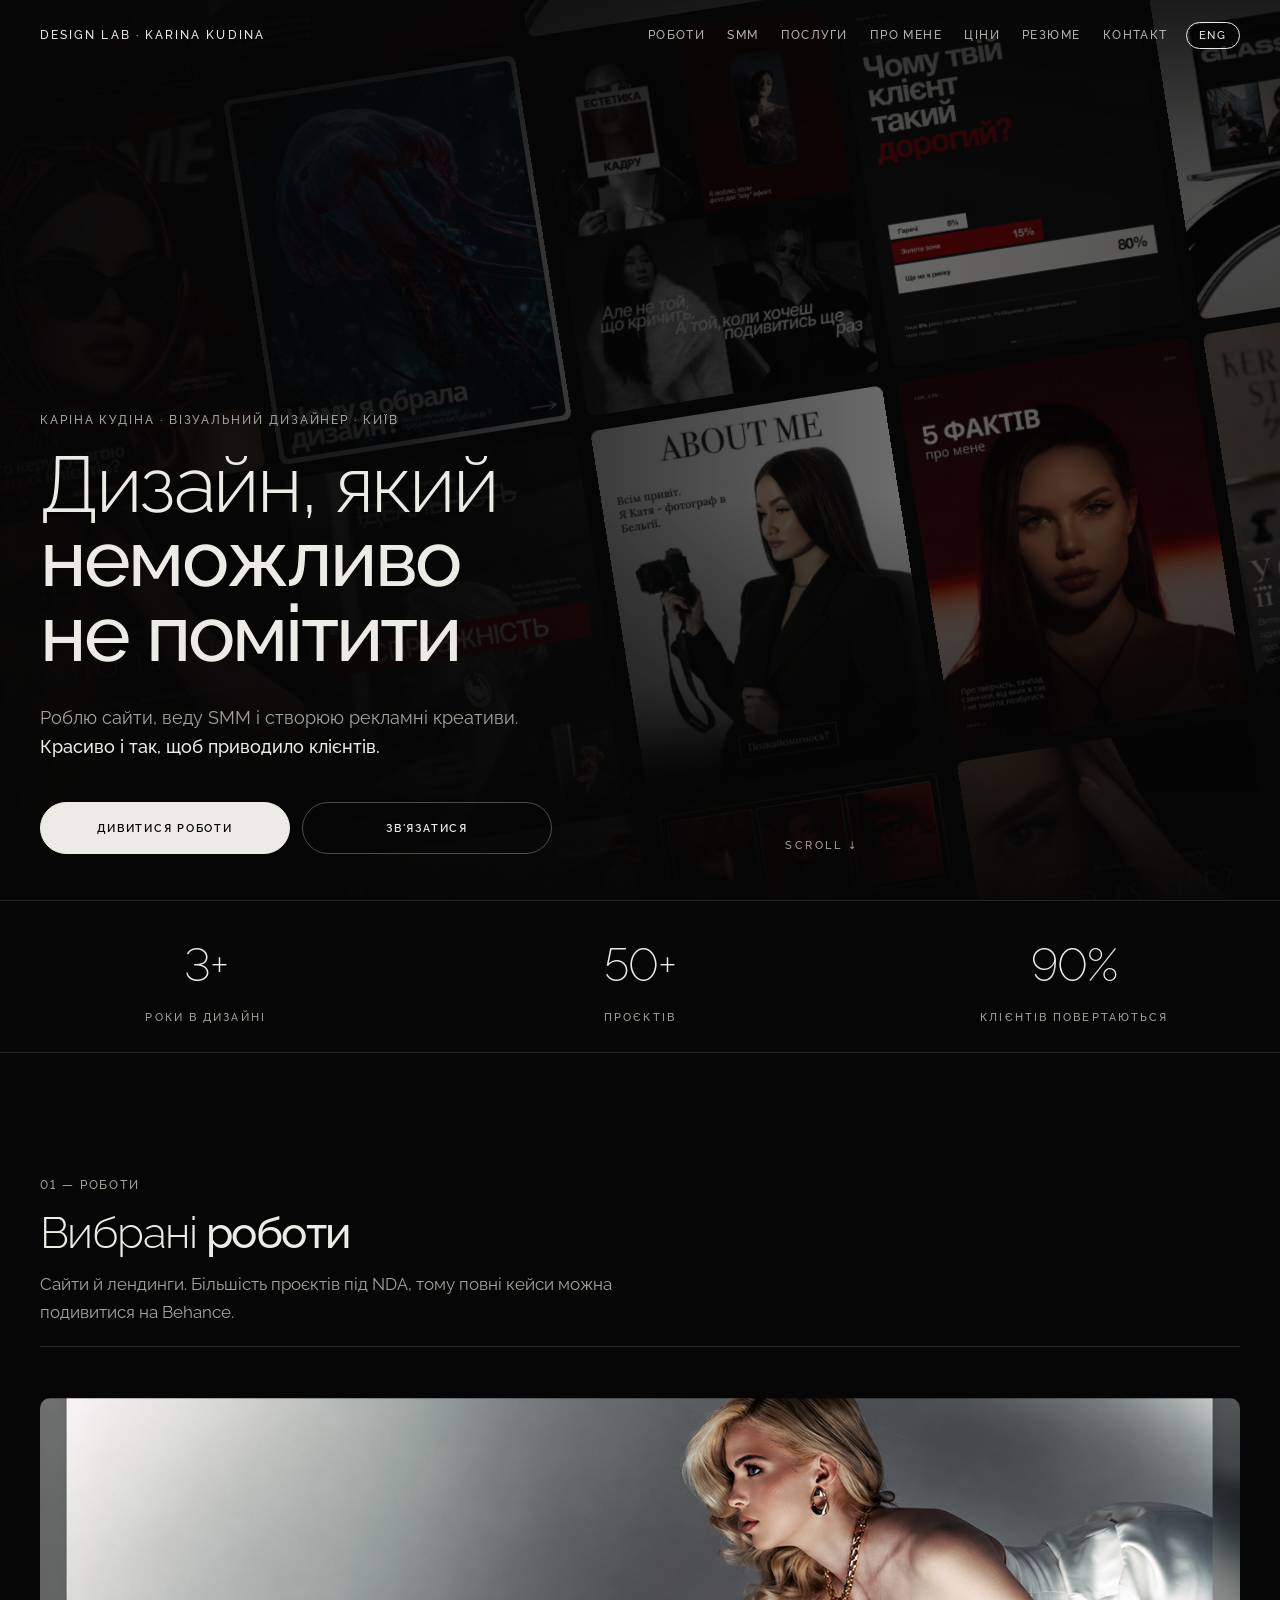
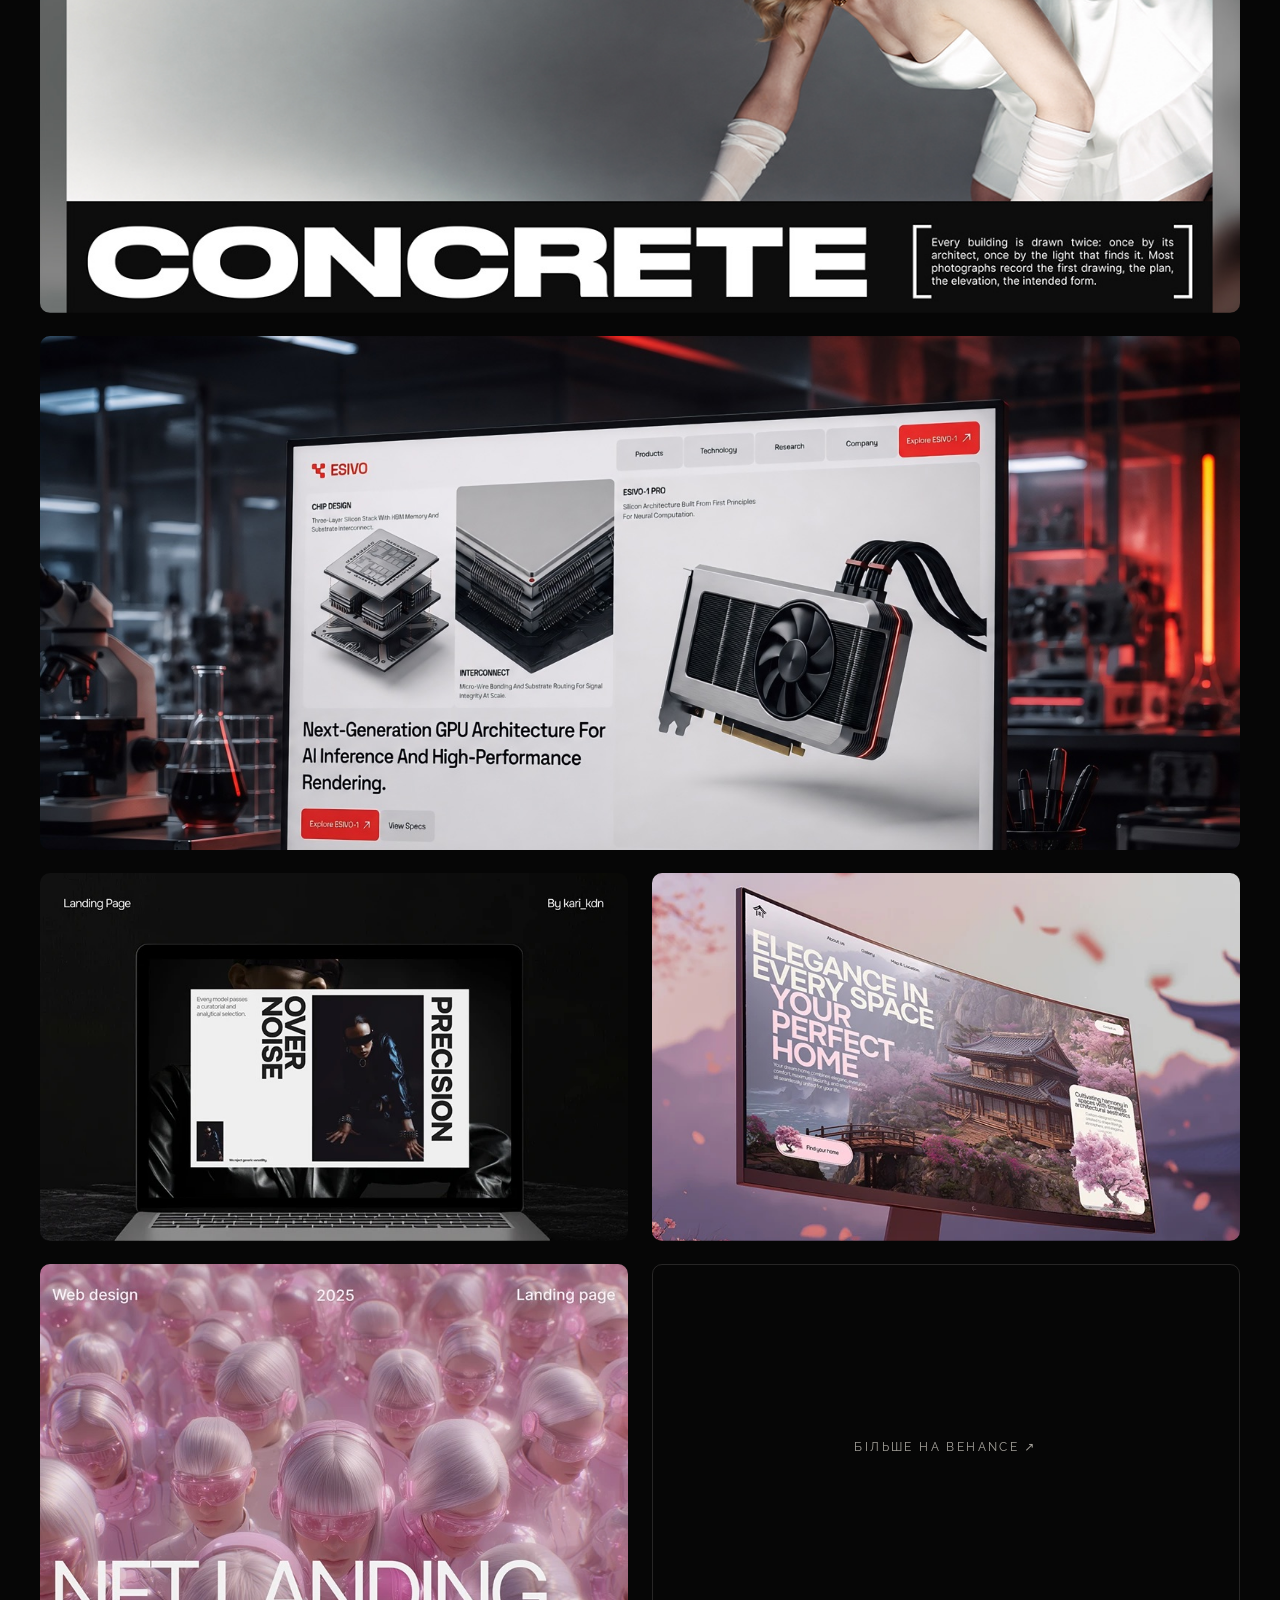
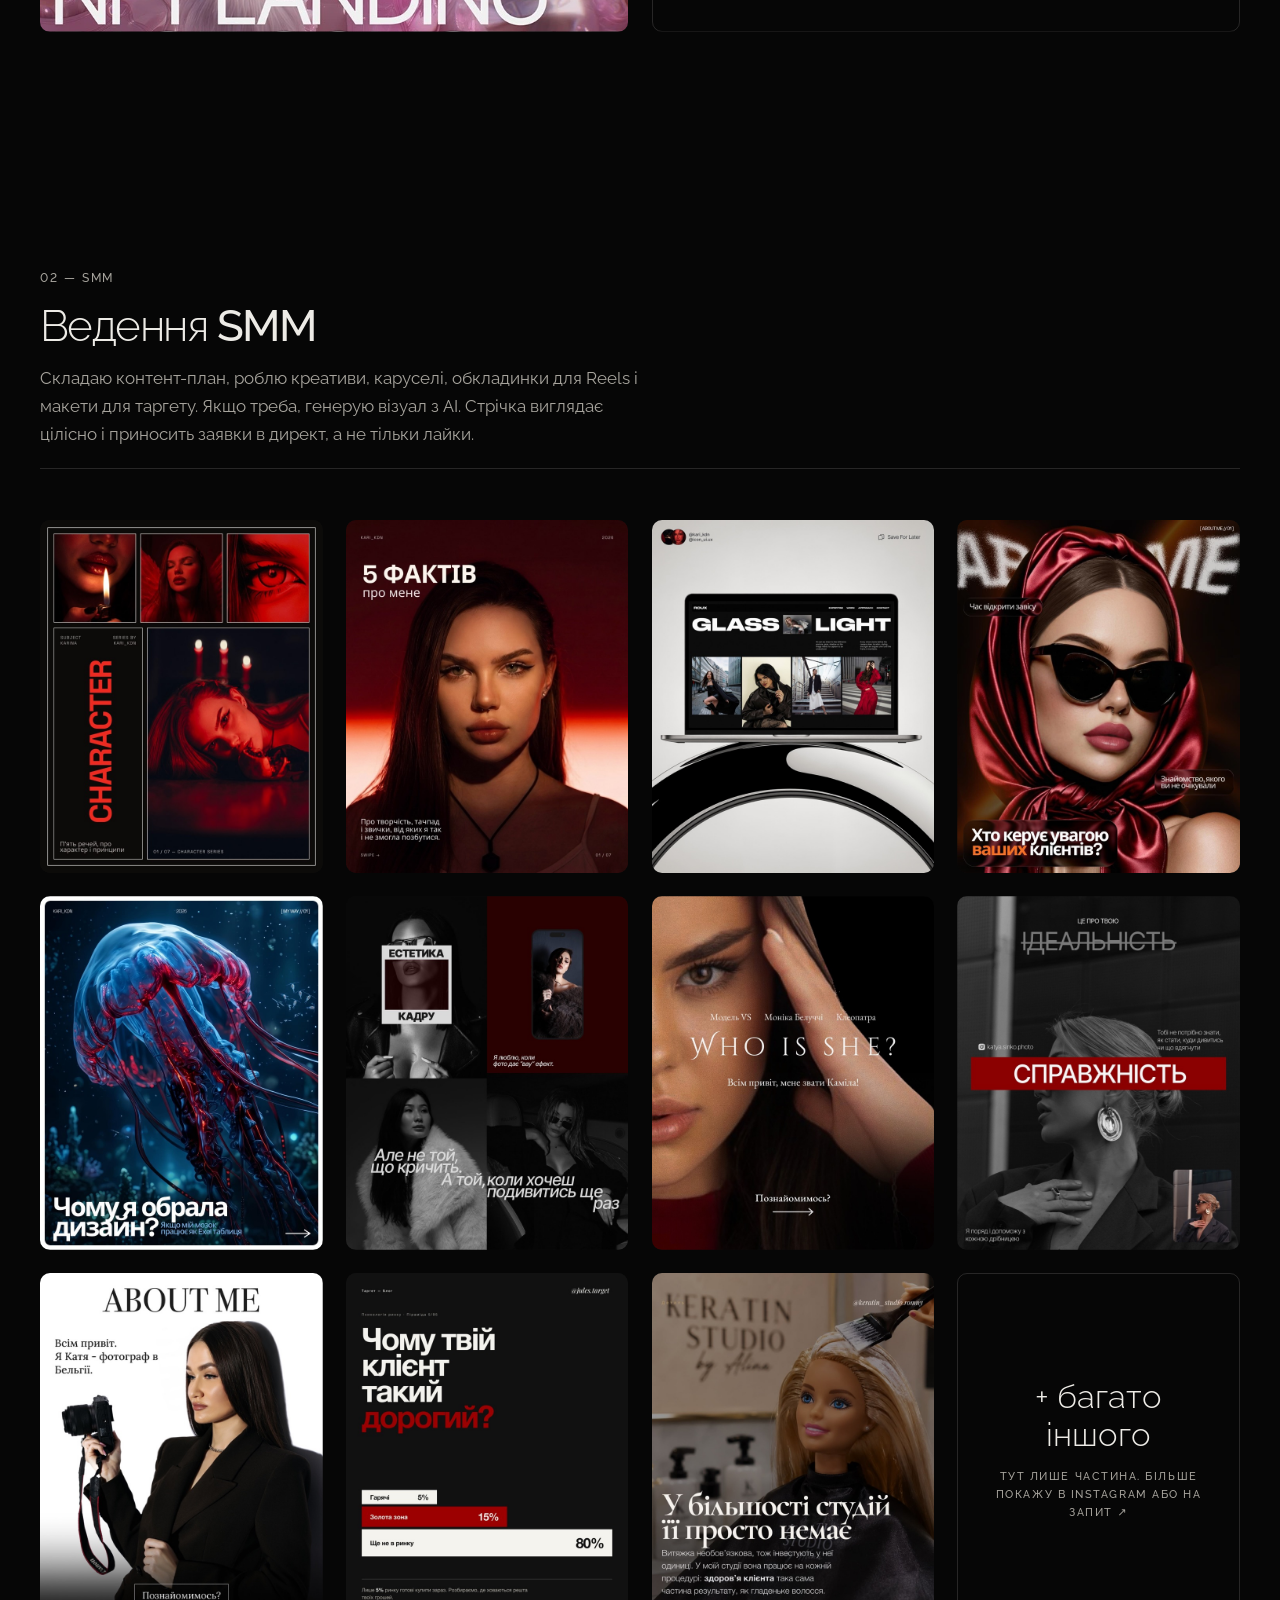
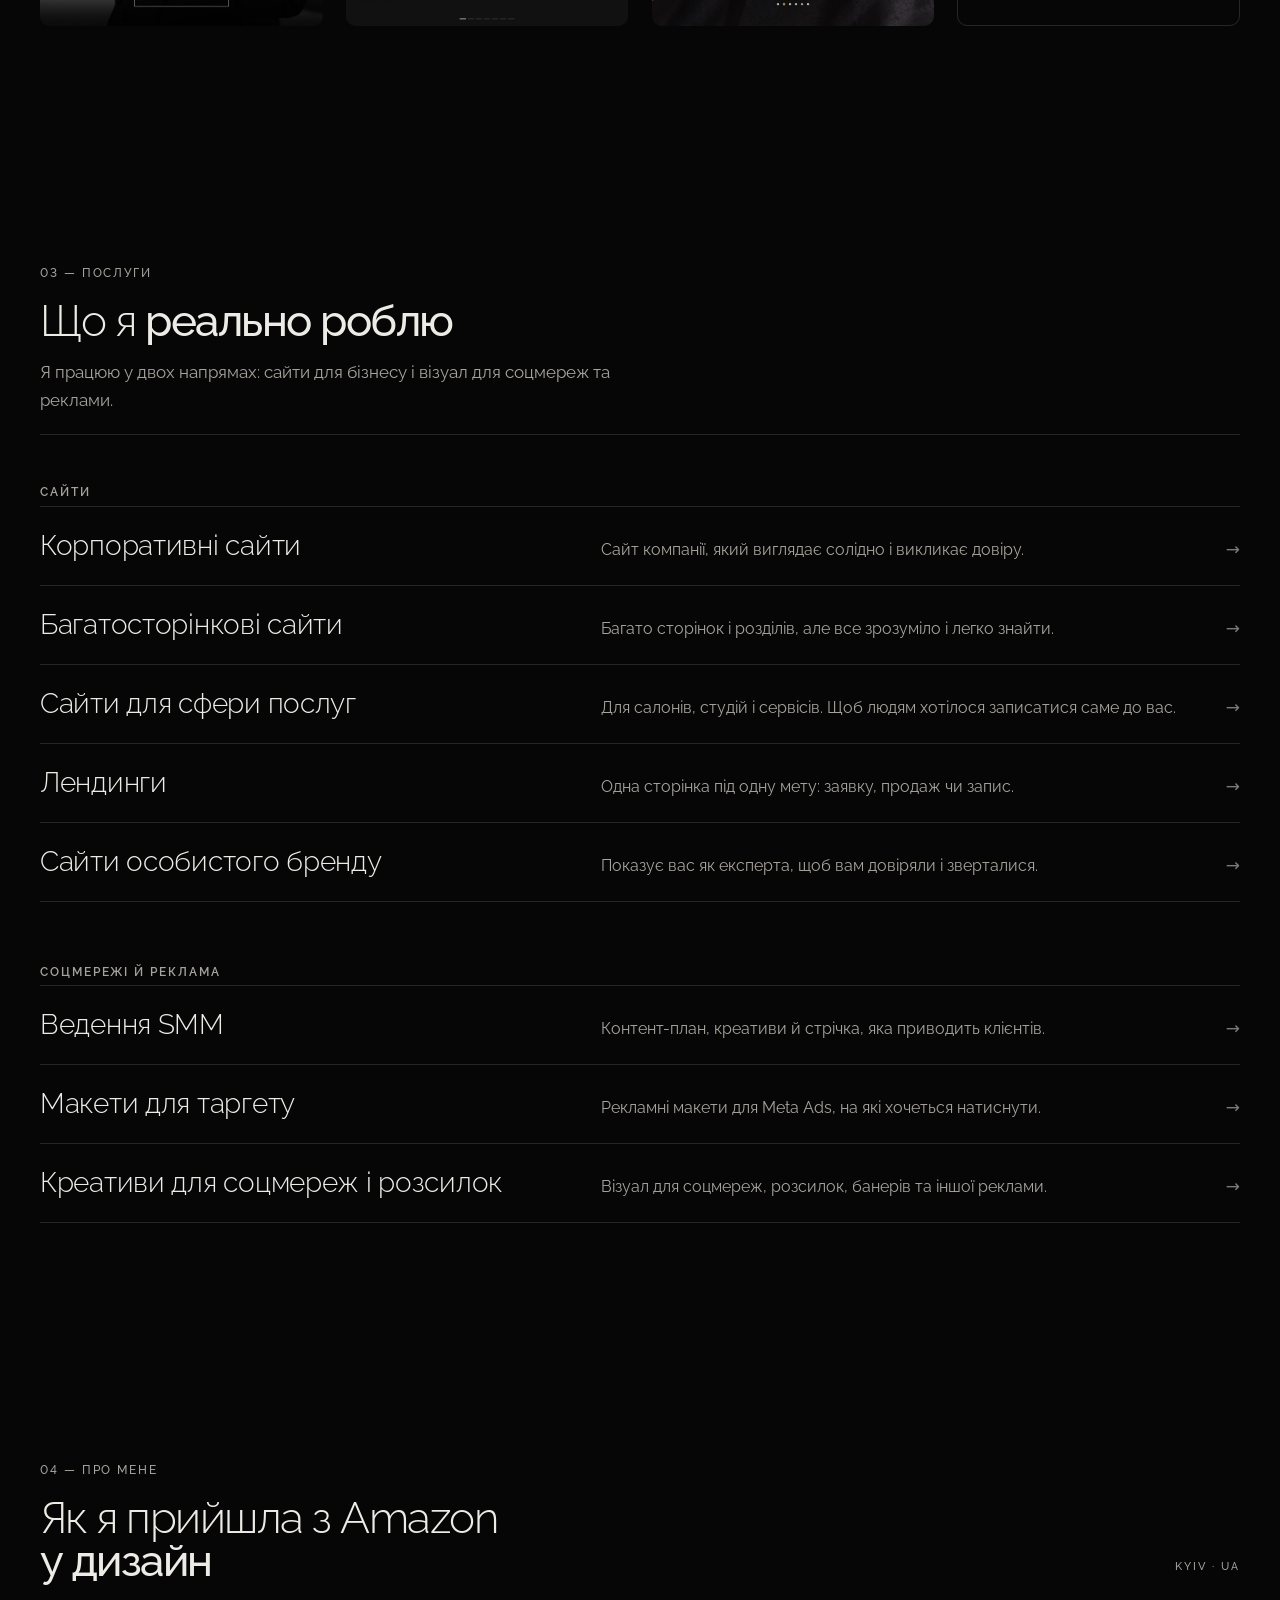
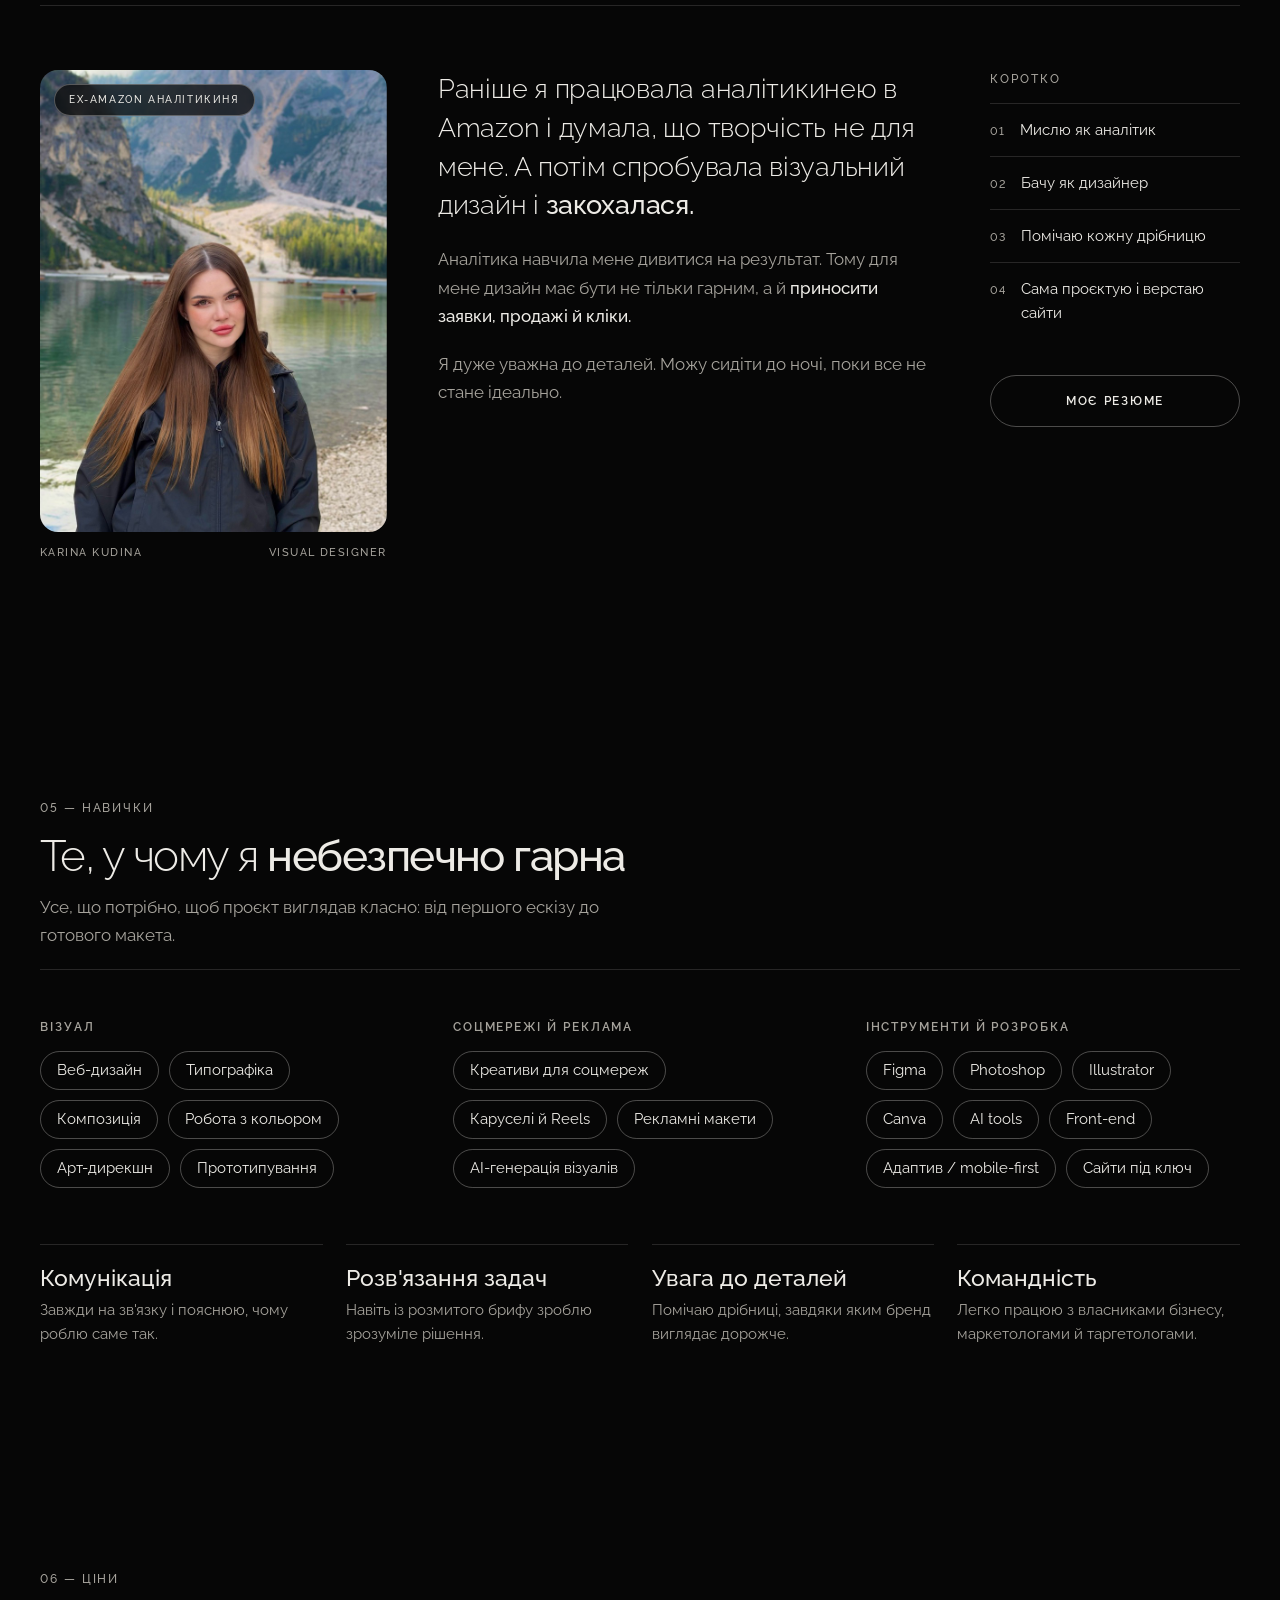
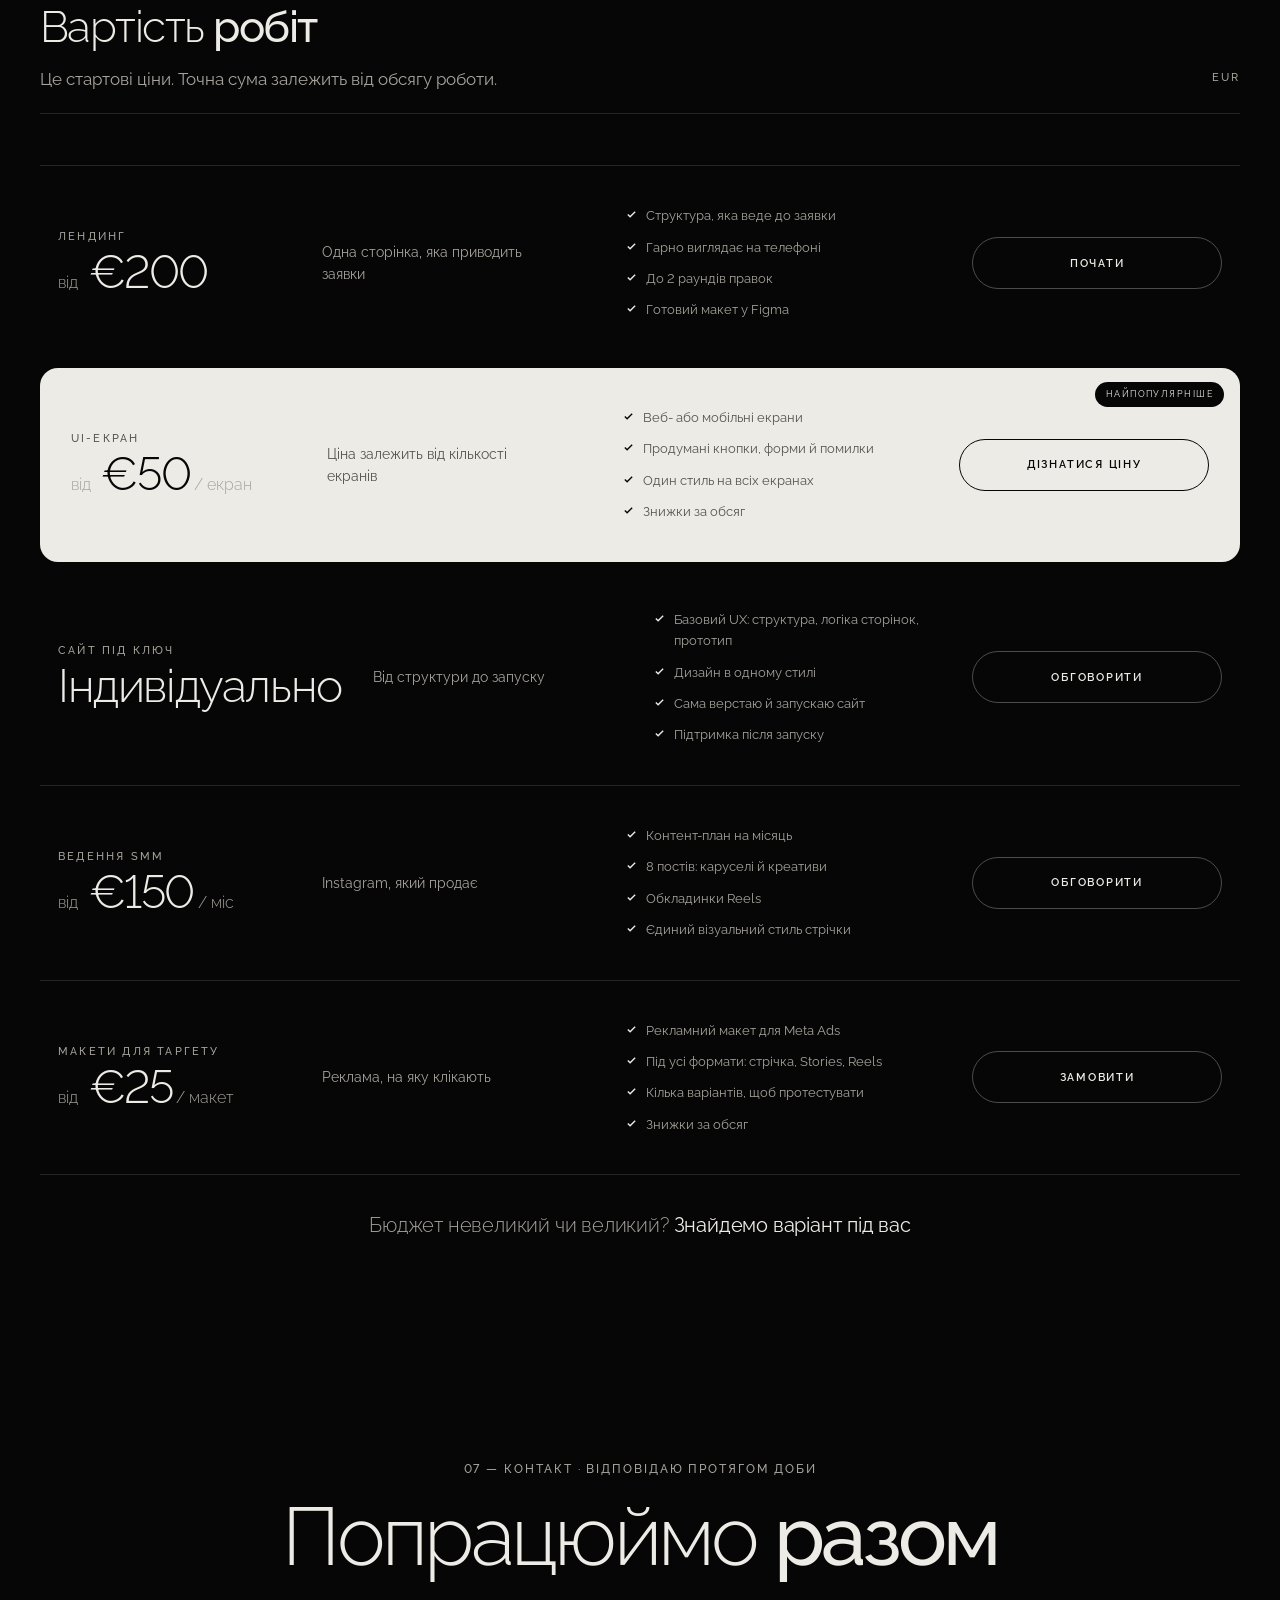
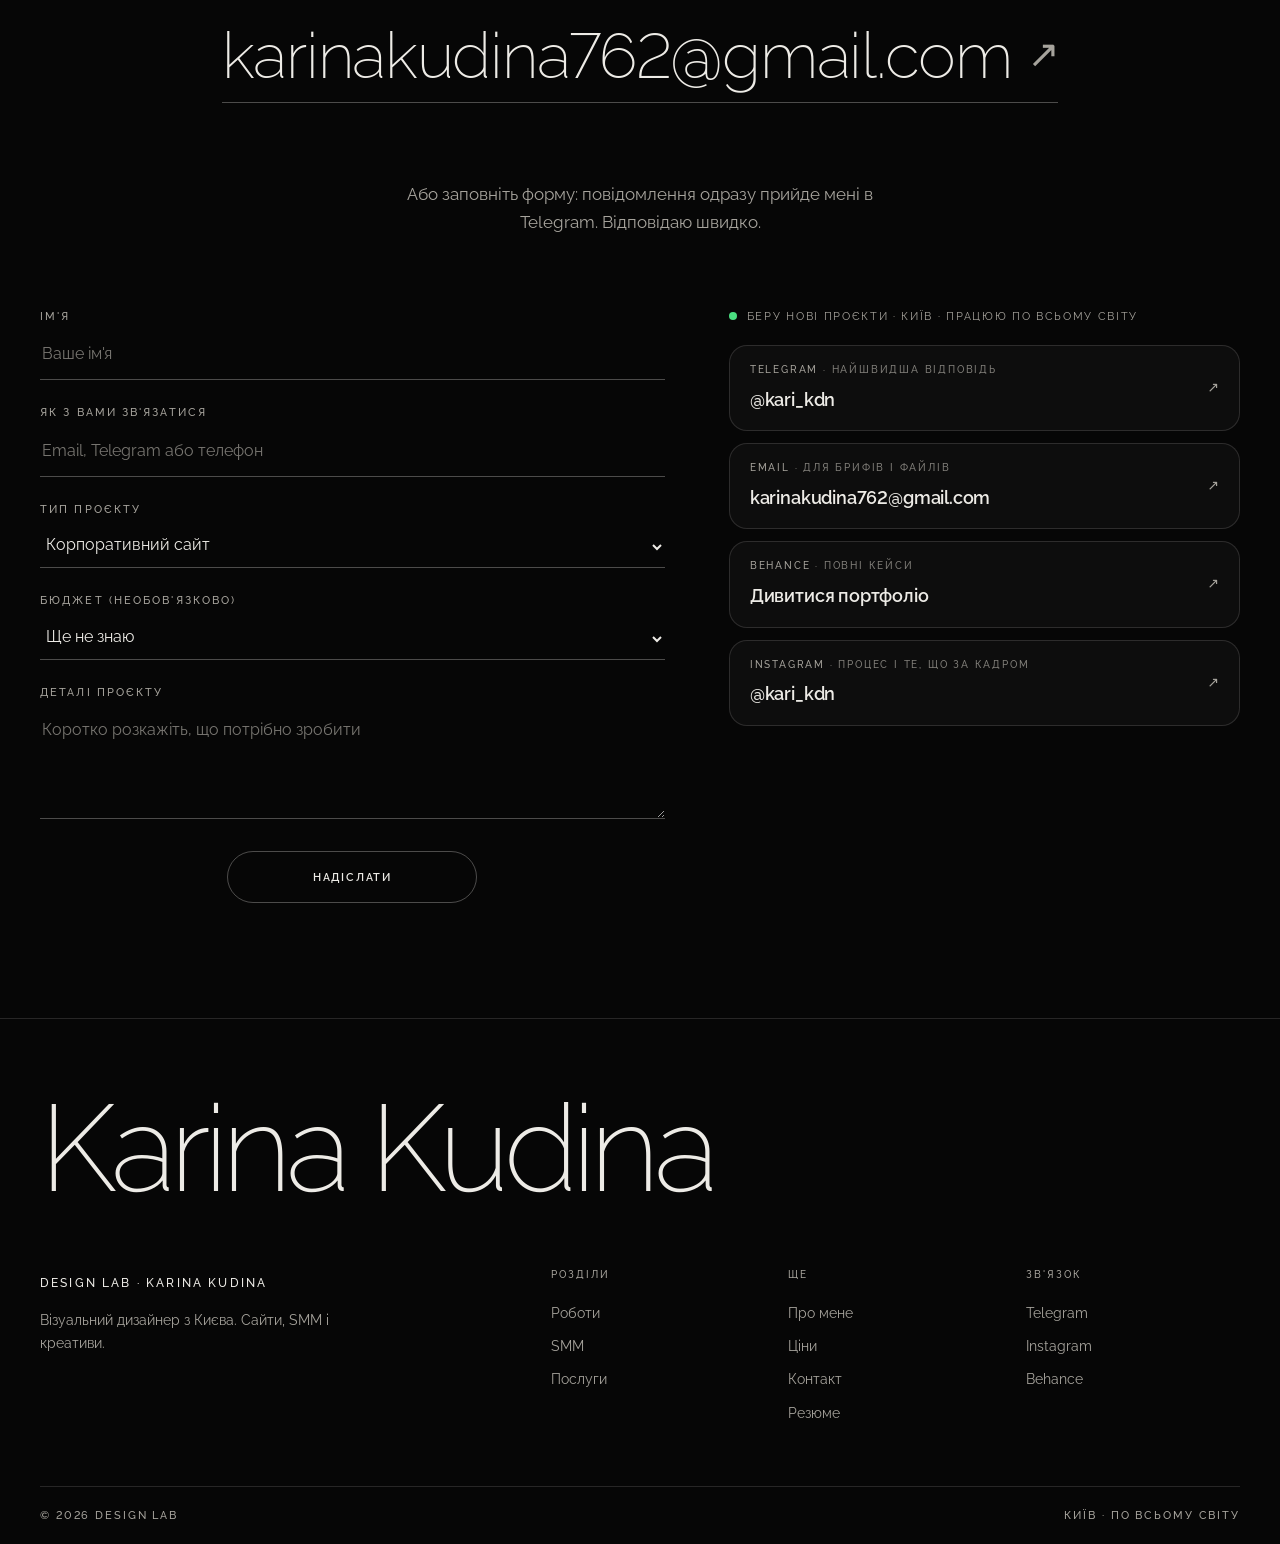
<file: index.html>
<!DOCTYPE html>
<html lang="uk">
<head>
<meta charset="UTF-8">
<meta name="viewport" content="width=device-width, initial-scale=1">
<title>Каріна Кудіна — візуальний дизайнер: сайти, SMM, креативи</title>
<meta name="description" content="Каріна Кудіна — візуальний дизайнер з Києва. Дизайн і розробка сайтів та лендингів під ключ, ведення SMM, креативи для Instagram і макети для таргету. Працюю по всьому світу.">
<meta name="robots" content="index, follow, max-image-preview:large">
<meta name="author" content="Каріна Кудіна">
<meta name="google-site-verification" content="BAnICiT3Emjux0HE3m5_KAZxiEnmGjUy5xX_D1E8-4k">
<meta name="theme-color" content="#060606">
<meta property="og:title" content="Каріна Кудіна — візуальний дизайнер: сайти, SMM, креативи">
<meta property="og:description" content="Сайти й лендинги під ключ, ведення SMM, креативи для Instagram і макети для таргету.">
<meta property="og:locale" content="uk_UA">
<meta property="og:locale:alternate" content="en_US">
<meta property="og:type" content="website">
<meta property="og:site_name" content="Design Lab">
<meta property="og:url" content="https://karidesigner.netlify.app/">
<meta property="og:image" content="https://karidesigner.netlify.app/assets/og-cover.jpg">
<meta property="og:image:alt" content="Каріна Кудіна — візуальний дизайнер">
<meta property="og:image:width" content="1200">
<meta property="og:image:height" content="630">
<meta name="twitter:card" content="summary_large_image">
<meta name="twitter:title" content="Каріна Кудіна — візуальний дизайнер: сайти, SMM, креативи">
<meta name="twitter:description" content="Сайти й лендинги під ключ, ведення SMM, креативи для Instagram і макети для таргету.">
<meta name="twitter:image" content="https://karidesigner.netlify.app/assets/og-cover.jpg">
<link rel="preconnect" href="https://fonts.googleapis.com">
<link rel="preconnect" href="https://fonts.gstatic.com" crossorigin>
<link href="https://fonts.googleapis.com/css2?family=Raleway:wght@200;300;400;500;600&display=swap" rel="stylesheet">
<link rel="canonical" href="https://karidesigner.netlify.app/">
<link rel="icon" href="data:image/svg+xml,%3Csvg xmlns='http://www.w3.org/2000/svg' viewBox='0 0 32 32'%3E%3Crect width='32' height='32' fill='%23060606'/%3E%3Ccircle cx='16' cy='16' r='6' fill='none' stroke='%23EDEBE6' stroke-width='2'/%3E%3C/svg%3E">
<link rel="stylesheet" href="assets/style.css">
<script type="application/ld+json">
{"@context": "https://schema.org", "@graph": [{"@type": "WebSite", "@id": "https://karidesigner.netlify.app/#website", "url": "https://karidesigner.netlify.app/", "name": "Design Lab · Каріна Кудіна", "inLanguage": ["uk", "en"], "publisher": {"@id": "https://karidesigner.netlify.app/#person"}}, {"@type": "Person", "@id": "https://karidesigner.netlify.app/#person", "name": "Каріна Кудіна", "alternateName": "Karina Kudina", "jobTitle": "Візуальний дизайнер", "url": "https://karidesigner.netlify.app/", "image": "https://karidesigner.netlify.app/assets/karina-about-web.jpg", "email": "mailto:karinakudina762@gmail.com", "address": {"@type": "PostalAddress", "addressLocality": "Київ", "addressCountry": "UA"}, "knowsAbout": ["Веб-дизайн", "Дизайн сайтів", "Лендинги", "SMM", "Ведення Instagram", "Креативи для соцмереж", "Макети для таргету", "Типографіка", "Арт-дирекшн", "Figma", "Photoshop", "Illustrator", "Front-end"], "sameAs": ["https://www.instagram.com/kari_kdn", "https://t.me/kari_kdn", "https://www.behance.net/c142ac6f"]}, {"@type": "ProfessionalService", "@id": "https://karidesigner.netlify.app/#service", "name": "Design Lab · Каріна Кудіна", "url": "https://karidesigner.netlify.app/", "image": "https://karidesigner.netlify.app/assets/og-cover.jpg", "description": "Дизайн і розробка сайтів, ведення SMM, креативи для соцмереж і макети для таргету.", "founder": {"@id": "https://karidesigner.netlify.app/#person"}, "areaServed": "Worldwide", "address": {"@type": "PostalAddress", "addressLocality": "Київ", "addressCountry": "UA"}, "priceRange": "€25–€200+", "hasOfferCatalog": {"@type": "OfferCatalog", "name": "Послуги", "itemListElement": [{"@type": "Offer", "itemOffered": {"@type": "Service", "name": "Дизайн лендингу", "alternateName": "Landing page design"}, "priceSpecification": {"@type": "PriceSpecification", "price": "200", "priceCurrency": "EUR", "minPrice": "200"}}, {"@type": "Offer", "itemOffered": {"@type": "Service", "name": "Дизайн UI-екрана", "alternateName": "UI screen design"}, "priceSpecification": {"@type": "PriceSpecification", "price": "50", "priceCurrency": "EUR", "minPrice": "50"}}, {"@type": "Offer", "itemOffered": {"@type": "Service", "name": "Сайт під ключ", "alternateName": "Turnkey website"}}, {"@type": "Offer", "itemOffered": {"@type": "Service", "name": "Ведення SMM", "alternateName": "SMM management"}, "priceSpecification": {"@type": "PriceSpecification", "price": "150", "priceCurrency": "EUR", "minPrice": "150"}}, {"@type": "Offer", "itemOffered": {"@type": "Service", "name": "Макети для таргету", "alternateName": "Ad creatives for targeting"}, "priceSpecification": {"@type": "PriceSpecification", "price": "25", "priceCurrency": "EUR", "minPrice": "25"}}]}}]}
</script>
</head>
<body>
<a class="skip-link" href="#main" data-en="Skip to content">Перейти до вмісту</a>

<header class="site-header">
  <a class="brand" href="#top">Design Lab · Karina Kudina</a>
  <div style="display:flex;align-items:center;gap:18px;">
    <nav class="nav-links" id="nav" aria-label="Primary">
      <a href="#work" data-en="Work">Роботи</a>
      <a href="#smm" data-en="SMM">SMM</a>
      <a href="#services" data-en="Services">Послуги</a>
      <a href="#about" data-en="About">Про мене</a>
      <a href="#pricing" data-en="Pricing">Ціни</a>
      <a href="resume/" data-en="Resume">Резюме</a>
      <a href="#contact" data-en="Contact">Контакт</a>
    </nav>
    <button class="lang-toggle" data-lang-label aria-label="Switch language">ENG</button>
    <button class="nav-toggle" aria-label="Menu" aria-expanded="false" aria-controls="nav">
      <svg viewBox="0 0 24 24" fill="none" stroke="currentColor" stroke-width="2"><path d="M3 6h18M3 12h18M3 18h18"/></svg>
    </button>
  </div>
</header>

<main id="main" tabindex="-1" style="outline:none;">
<!-- ===== HERO: full-bleed ===== -->
<section class="hero" id="top">
  <div class="hero-wall" aria-hidden="true">
    <div class="wall-tilt">
      <div class="wall-col c1"><div class="wall-track"><img src="assets/smm/smm-01.jpg" alt="" loading="eager" decoding="async"><img src="assets/smm/smm-04.jpg" alt="" loading="eager" decoding="async"><img src="assets/smm/smm-07.jpg" alt="" loading="eager" decoding="async"><img src="assets/smm/smm-10.jpg" alt="" loading="eager" decoding="async"><img src="assets/smm/smm-01.jpg" alt="" loading="eager" decoding="async"><img src="assets/smm/smm-04.jpg" alt="" loading="eager" decoding="async"><img src="assets/smm/smm-07.jpg" alt="" loading="eager" decoding="async"><img src="assets/smm/smm-10.jpg" alt="" loading="eager" decoding="async"></div></div>
      <div class="wall-col c2"><div class="wall-track"><img src="assets/smm/smm-02.jpg" alt="" loading="eager" decoding="async"><img src="assets/smm/smm-05.jpg" alt="" loading="eager" decoding="async"><img src="assets/smm/smm-08.jpg" alt="" loading="eager" decoding="async"><img src="assets/smm/smm-11.jpg" alt="" loading="eager" decoding="async"><img src="assets/smm/smm-02.jpg" alt="" loading="eager" decoding="async"><img src="assets/smm/smm-05.jpg" alt="" loading="eager" decoding="async"><img src="assets/smm/smm-08.jpg" alt="" loading="eager" decoding="async"><img src="assets/smm/smm-11.jpg" alt="" loading="eager" decoding="async"></div></div>
      <div class="wall-col c3"><div class="wall-track"><img src="assets/smm/smm-03.jpg" alt="" loading="eager" decoding="async"><img src="assets/smm/smm-06.jpg" alt="" loading="eager" decoding="async"><img src="assets/smm/smm-09.jpg" alt="" loading="eager" decoding="async"><img src="assets/smm/smm-01.jpg" alt="" loading="eager" decoding="async"><img src="assets/smm/smm-03.jpg" alt="" loading="eager" decoding="async"><img src="assets/smm/smm-06.jpg" alt="" loading="eager" decoding="async"><img src="assets/smm/smm-09.jpg" alt="" loading="eager" decoding="async"><img src="assets/smm/smm-01.jpg" alt="" loading="eager" decoding="async"></div></div>
      <div class="wall-col c4"><div class="wall-track"><img src="assets/smm/smm-05.jpg" alt="" loading="eager" decoding="async"><img src="assets/smm/smm-10.jpg" alt="" loading="eager" decoding="async"><img src="assets/smm/smm-02.jpg" alt="" loading="eager" decoding="async"><img src="assets/smm/smm-07.jpg" alt="" loading="eager" decoding="async"><img src="assets/smm/smm-05.jpg" alt="" loading="eager" decoding="async"><img src="assets/smm/smm-10.jpg" alt="" loading="eager" decoding="async"><img src="assets/smm/smm-02.jpg" alt="" loading="eager" decoding="async"><img src="assets/smm/smm-07.jpg" alt="" loading="eager" decoding="async"></div></div>
      <div class="wall-col c5"><div class="wall-track"><img src="assets/smm/smm-08.jpg" alt="" loading="eager" decoding="async"><img src="assets/smm/smm-03.jpg" alt="" loading="eager" decoding="async"><img src="assets/smm/smm-11.jpg" alt="" loading="eager" decoding="async"><img src="assets/smm/smm-06.jpg" alt="" loading="eager" decoding="async"><img src="assets/smm/smm-08.jpg" alt="" loading="eager" decoding="async"><img src="assets/smm/smm-03.jpg" alt="" loading="eager" decoding="async"><img src="assets/smm/smm-11.jpg" alt="" loading="eager" decoding="async"><img src="assets/smm/smm-06.jpg" alt="" loading="eager" decoding="async"></div></div>
    </div>
  </div>
  <div class="hero-inner">
    <h1><span class="eyebrow h1-kicker" data-en="Karina Kudina · Visual Designer · Kyiv">Каріна Кудіна · візуальний дизайнер · Київ</span><span class="h1-main" data-en="Design that&apos;s<br><b>impossible to&nbsp;miss</b>">Дизайн, який<br><b>неможливо не&nbsp;помітити</b></span></h1>
    <div class="hero-foot">
      <p class="lead" data-en="I design websites, run social media and make ad creatives. <b>They look good and bring you clients.</b>">Роблю сайти, веду SMM і створюю рекламні креативи. <b>Красиво і так, щоб приводило клієнтів.</b></p>
      <div class="hero-cta">
        <a class="btn btn-primary" href="#work" data-en="View my work">Дивитися роботи</a>
        <a class="btn" href="#contact" data-en="Let's talk">Зв'язатися</a>
      </div>
      <span class="scroll-hint">scroll ↓</span>
    </div>
  </div>
</section>

<div class="hero-meta">
  <div><div class="num">3+</div><div class="lbl" data-en="Years in design">Роки в дизайні</div></div>
  <div><div class="num">50+</div><div class="lbl" data-en="Projects shipped">Проєктів</div></div>
  <div><div class="num">90%</div><div class="lbl" data-en="Clients come back">Клієнтів повертаються</div></div>
</div>

<!-- ===== WORK: mosaic ===== -->
<section id="work">
  <div class="wrap">
    <div class="section-head reveal">
      <div>
        <span class="eyebrow" data-en="01 — Work">01 — Роботи</span>
        <h2 data-en="Selected <b>work</b>">Вибрані <b>роботи</b></h2>
        <p class="mt-s" data-en="Websites and landing pages. Most projects are under NDA, so you can see the full case studies on Behance.">Сайти й лендинги. Більшість проєктів під NDA, тому повні кейси можна подивитися на Behance.</p>
      </div>
    </div>
    <div class="mosaic">
      <a class="tile wide reveal" href="https://www.behance.net/gallery/256328111/ROUX-A-Visual-World-Built-Around-Photography" target="_blank" rel="noopener">
        <img src="assets/work-8.jpg" alt="Дизайн сайту ROUX — візуальний світ навколо фотографії" loading="lazy" style="object-position:center">
        <span class="cap"><span data-en="ROUX · A Visual World Built Around Photography">ROUX · Візуальний світ навколо фотографії</span><span class="t" data-en="new case ↗">новий кейс ↗</span></span>
      </a>
      <a class="tile wide reveal" href="https://www.behance.net/gallery/252029567/ESIVO-Next-Gen-GPU-Architecture-UXUI-Design" target="_blank" rel="noopener">
        <img src="assets/work-1.jpg" alt="Дизайн сайту ESIVO — технологічна компанія" loading="lazy">
        <span class="cap"><span data-en="ESIVO · Next-Gen GPU Architecture">ESIVO · Next-Gen GPU Architecture</span><span class="t">ux/ui ↗</span></span>
      </a>
      <a class="tile reveal" href="https://www.behance.net/gallery/241196979/Landing-Page-Modeling-Agency-Website" target="_blank" rel="noopener">
        <img src="assets/work-4.jpg" alt="Дизайн лендингу для модельної агенції" loading="lazy">
        <span class="cap"><span data-en="Modeling Agency">Модельна агенція</span><span class="t">landing ↗</span></span>
      </a>
      <a class="tile reveal" href="https://www.behance.net/gallery/239406881/Real-Estate-Landing-Page-Website-Design-UIUX" target="_blank" rel="noopener">
        <img src="assets/work-5.jpg" alt="Дизайн лендингу нерухомості" loading="lazy">
        <span class="cap"><span data-en="Real Estate Landing">Лендинг нерухомості</span><span class="t">real estate ↗</span></span>
      </a>
      <a class="tile reveal" href="https://www.behance.net/gallery/230342097/NFT-landing-page-Website-UIUX" target="_blank" rel="noopener">
        <img src="assets/work-7.jpg" alt="Дизайн NFT-лендингу" loading="lazy">
        <span class="cap"><span data-en="NFT Landing Page">NFT-лендинг</span><span class="t">nft ↗</span></span>
      </a>
      <a class="tile cta reveal" href="https://www.behance.net/c142ac6f" target="_blank" rel="noopener">
        <span data-en="More on Behance ↗">Більше на Behance ↗</span>
      </a>
    </div>
  </div>
</section>

<!-- ===== SMM ===== -->
<section id="smm">
  <div class="wrap">
    <div class="section-head reveal">
      <div>
        <span class="eyebrow" data-en="02 — SMM">02 — SMM</span>
        <h2 data-en="Social media <b>management</b>">Ведення <b>SMM</b></h2>
        <p class="mt-s" data-en="I put together a content plan and make creatives, carousels, Reels covers and ad mockups. If needed, I generate visuals with AI. Your feed looks consistent and brings messages from clients, not just likes.">Складаю контент-план, роблю креативи, каруселі, обкладинки для Reels і макети для таргету. Якщо треба, генерую візуал з AI. Стрічка виглядає цілісно і приносить заявки в директ, а не тільки лайки.</p>
      </div>
    </div>
    <div class="smm-grid">
      <a class="smm-tile reveal" href="https://www.instagram.com/p/DblIMHoiArP/" target="_blank" rel="noopener"><img src="assets/smm/smm-01.jpg" alt="Креатив «Character» для Instagram — колаж у червоних тонах" loading="lazy"></a>
      <a class="smm-tile reveal" href="https://www.instagram.com/p/DbdYJGsiDi4/" target="_blank" rel="noopener"><img src="assets/smm/smm-02.jpg" alt="Карусель «5 фактів про мене» для Instagram" loading="lazy"></a>
      <a class="smm-tile reveal" href="https://www.instagram.com/p/Dd9DfezCHMA/" target="_blank" rel="noopener"><img src="assets/smm/smm-03.jpg" alt="Креатив «Glass Light» — мокап сайту на ноутбуці" loading="lazy"></a>
      <a class="smm-tile reveal" href="https://www.instagram.com/p/DYm7dYTCFOm/" target="_blank" rel="noopener"><img src="assets/smm/smm-04.jpg" alt="Креатив «Хто керує увагою ваших клієнтів?» для Instagram" loading="lazy"></a>
      <a class="smm-tile reveal" href="https://www.instagram.com/p/DY2E0xBCFIq/" target="_blank" rel="noopener"><img src="assets/smm/smm-05.jpg" alt="Пост «Чому я обрала дизайн?» з медузою" loading="lazy"></a>
      <a class="smm-tile reveal" href="https://www.instagram.com/p/DT2WX2nCGSS/" target="_blank" rel="noopener"><img src="assets/smm/smm-06.jpg" alt="Карусель «Естетика кадру» для фотографа" loading="lazy"></a>
      <a class="smm-tile reveal" href="https://www.instagram.com/p/DIw6enLCo71/" target="_blank" rel="noopener"><img src="assets/smm/smm-07.jpg" alt="Пост «Who is she?» для особистого бренду" loading="lazy"></a>
      <a class="smm-tile reveal" href="https://www.instagram.com/p/DMtHwHuoSvu/?img_index=3" target="_blank" rel="noopener"><img src="assets/smm/smm-08.jpg" alt="Карусель «Справжність» для фотографа" loading="lazy"></a>
      <a class="smm-tile reveal" href="https://www.instagram.com/p/DJC8NVIoDYU/" target="_blank" rel="noopener"><img src="assets/smm/smm-09.jpg" alt="Пост «About me» для фотографа" loading="lazy"></a>
      <a class="smm-tile reveal" href="https://www.instagram.com/p/DaQgTVNCkNg/" target="_blank" rel="noopener"><img src="assets/smm/smm-10.jpg" alt="Карусель «Чому твій клієнт такий дорогий?»" loading="lazy"></a>
      <a class="smm-tile reveal" href="https://www.instagram.com/p/Da5YlVFDR4-/" target="_blank" rel="noopener"><img src="assets/smm/smm-11.jpg" alt="Пост для студії кератину" loading="lazy"></a>
      <a class="smm-tile more reveal" href="https://www.instagram.com/kari_kdn/" target="_blank" rel="noopener">
        <span class="m-big" data-en="+ a lot more">+ багато іншого</span>
        <span class="m-sub" data-en="This is only part of it. See more on Instagram or just ask ↗">Тут лише частина. Більше покажу в Instagram або на запит ↗</span>
      </a>
    </div>
  </div>
</section>

<!-- ===== SERVICES ===== -->
<section id="services">
  <div class="wrap">
    <div class="section-head reveal">
      <div>
        <span class="eyebrow" data-en="03 — Services">03 — Послуги</span>
        <h2 data-en="What I <b>actually do</b>">Що я <b>реально роблю</b></h2>
        <p class="mt-s" data-en="I work in two areas: websites for business, and visuals for social media and ads.">Я працюю у двох напрямах: сайти для бізнесу і візуал для соцмереж та реклами.</p>
      </div>
    </div>
    <div class="svc-groups">
      <div class="svc-group reveal">
        <h3 class="svc-gt" data-en="Websites">Сайти</h3>
        <ul class="svc-rows">
          <li><a href="#contact"><span class="svc-name" data-en="Corporate websites">Корпоративні сайти</span><span class="svc-desc" data-en="A company website that looks solid and builds trust.">Сайт компанії, який виглядає солідно і викликає довіру.</span><span class="svc-arr" aria-hidden="true">→</span></a></li>
          <li><a href="#contact"><span class="svc-name" data-en="Multi-page websites">Багатосторінкові сайти</span><span class="svc-desc" data-en="Lots of pages and sections, but everything is clear and easy to find.">Багато сторінок і розділів, але все зрозуміло і легко знайти.</span><span class="svc-arr" aria-hidden="true">→</span></a></li>
          <li><a href="#contact"><span class="svc-name" data-en="Service-business sites">Сайти для сфери послуг</span><span class="svc-desc" data-en="For salons, studios and services. So people want to book with you.">Для салонів, студій і сервісів. Щоб людям хотілося записатися саме до вас.</span><span class="svc-arr" aria-hidden="true">→</span></a></li>
          <li><a href="#contact"><span class="svc-name" data-en="Landing pages">Лендинги</span><span class="svc-desc" data-en="One page with one goal: a request, a sale or a booking.">Одна сторінка під одну мету: заявку, продаж чи запис.</span><span class="svc-arr" aria-hidden="true">→</span></a></li>
          <li><a href="#contact"><span class="svc-name" data-en="Personal brand sites">Сайти особистого бренду</span><span class="svc-desc" data-en="Shows you as an expert, so people trust you and get in touch.">Показує вас як експерта, щоб вам довіряли і зверталися.</span><span class="svc-arr" aria-hidden="true">→</span></a></li>
        </ul>
      </div>
      <div class="svc-group reveal">
        <h3 class="svc-gt" data-en="Social media &amp; ads">Соцмережі й реклама</h3>
        <ul class="svc-rows">
          <li><a href="#smm"><span class="svc-name" data-en="SMM management">Ведення SMM</span><span class="svc-desc" data-en="Content plan, creatives and a feed that brings you clients.">Контент-план, креативи й стрічка, яка приводить клієнтів.</span><span class="svc-arr" aria-hidden="true">→</span></a></li>
          <li><a href="#smm"><span class="svc-name" data-en="Ad creatives for targeting">Макети для таргету</span><span class="svc-desc" data-en="Meta Ads mockups people actually want to click.">Рекламні макети для Meta Ads, на які хочеться натиснути.</span><span class="svc-arr" aria-hidden="true">→</span></a></li>
          <li><a href="#contact"><span class="svc-name" data-en="Social &amp; email creatives">Креативи для соцмереж і розсилок</span><span class="svc-desc" data-en="Visuals for social media, newsletters, banners and other ads.">Візуал для соцмереж, розсилок, банерів та іншої реклами.</span><span class="svc-arr" aria-hidden="true">→</span></a></li>
        </ul>
      </div>
    </div>
  </div>
</section>

<!-- ===== ABOUT ===== -->
<section id="about">
  <div class="wrap">
    <div class="about-head reveal">
      <div>
        <span class="eyebrow" data-en="04 — About">04 — Про мене</span>
        <h2 data-en="How I went from Amazon<br><b>to&nbsp;design</b>">Як я прийшла з&nbsp;Amazon<br><b>у&nbsp;дизайн</b></h2>
      </div>
      <span class="idx">kyiv · ua</span>
    </div>
    <div class="about-layout">
      <figure class="about-photo reveal">
        <span class="about-tag" data-en="ex-Amazon analyst">ex-Amazon аналітикиня</span>
        <img src="assets/karina-about-web.jpg" alt="Каріна Кудіна, візуальний дизайнер" loading="lazy" width="768" height="1024">
        <figcaption class="cap"><span>Karina Kudina</span><span>Visual Designer</span></figcaption>
      </figure>
      <div class="about-copy reveal">
        <p class="about-lede" data-en="I used to work as an analyst at Amazon and thought creativity just wasn't for me. Then I tried visual design and <b>fell in love with it.</b>">Раніше я працювала аналітикинею в Amazon і думала, що творчість не для мене. А потім спробувала візуальний дизайн і <b>закохалася.</b></p>
        <p data-en="Analytics taught me to look at results. So for me design should not only look good, but also <b>bring you leads, sales and clicks.</b>">Аналітика навчила мене дивитися на результат. Тому для мене дизайн має бути не тільки гарним, а й <b>приносити заявки, продажі й кліки.</b></p>
        <p data-en="I really care about details. I can stay up late until everything looks just right.">Я дуже уважна до деталей. Можу сидіти до ночі, поки все не стане ідеально.</p>
      </div>
      <aside class="about-side reveal">
        <span class="eyebrow" data-en="In short">Коротко</span>
        <div class="af"><span class="af-n">01</span><p data-en="I think like an analyst">Мислю як аналітик</p></div>
        <div class="af"><span class="af-n">02</span><p data-en="I see like a designer">Бачу як дизайнер</p></div>
        <div class="af"><span class="af-n">03</span><p data-en="I notice every detail">Помічаю кожну дрібницю</p></div>
        <div class="af"><span class="af-n">04</span><p data-en="I design and build websites myself">Сама проєктую і верстаю сайти</p></div>
        <a class="btn mt-m" href="resume/" data-en="View resume">Моє резюме</a>
      </aside>
    </div>
  </div>
</section>

<!-- ===== SKILLS ===== -->
<section id="skills">
  <div class="wrap">
    <div class="section-head reveal">
      <div>
        <span class="eyebrow" data-en="05 — Skills">05 — Навички</span>
        <h2 data-en="What I'm <b>dangerously good</b> at">Те, у чому я <b>небезпечно гарна</b></h2>
        <p class="mt-s" data-en="Everything a project needs to look great, from the first sketch to the finished design.">Усе, що потрібно, щоб проєкт виглядав класно: від першого ескізу до готового макета.</p>
      </div>
    </div>
    <div class="skill-groups">
      <div class="skill-group reveal">
        <h3 data-en="Visual">Візуал</h3>
        <ul class="tags"><li data-en="Web design">Веб-дизайн</li><li data-en="Typography">Типографіка</li><li data-en="Composition">Композиція</li><li data-en="Colour">Робота з кольором</li><li data-en="Art direction">Арт-дирекшн</li><li data-en="Prototyping">Прототипування</li></ul>
      </div>
      <div class="skill-group reveal">
        <h3 data-en="Social &amp; ads">Соцмережі й реклама</h3>
        <ul class="tags"><li data-en="Social creatives">Креативи для соцмереж</li><li data-en="Carousels &amp; Reels">Каруселі й Reels</li><li data-en="Ad mockups">Рекламні макети</li><li data-en="AI-generated visuals">AI-генерація візуалів</li></ul>
      </div>
      <div class="skill-group reveal">
        <h3 data-en="Tools &amp; build">Інструменти й розробка</h3>
        <ul class="tags"><li data-en="Figma">Figma</li><li data-en="Photoshop">Photoshop</li><li data-en="Illustrator">Illustrator</li><li data-en="Canva">Canva</li><li data-en="AI tools">AI tools</li><li data-en="Front-end">Front-end</li><li data-en="Responsive / mobile-first">Адаптив / mobile-first</li><li data-en="Turnkey websites">Сайти під ключ</li></ul>
      </div>
    </div>
    <div class="grid cols-4 mt-l">
      <div class="card reveal"><h3 data-en="Communication">Комунікація</h3><p data-en="I stay in touch and explain why I do things the way I do.">Завжди на зв'язку і пояснюю, чому роблю саме так.</p></div>
      <div class="card reveal"><h3 data-en="Problem solving">Розв'язання задач</h3><p data-en="Even from a vague brief I'll come up with a clear solution.">Навіть із розмитого брифу зроблю зрозуміле рішення.</p></div>
      <div class="card reveal"><h3 data-en="Attention to detail">Увага до деталей</h3><p data-en="I notice the small things that make a brand look premium.">Помічаю дрібниці, завдяки яким бренд виглядає дорожче.</p></div>
      <div class="card reveal"><h3 data-en="Collaboration">Командність</h3><p data-en="I work easily with business owners, marketers and targeting specialists.">Легко працюю з власниками бізнесу, маркетологами й таргетологами.</p></div>
    </div>
  </div>
</section>

<!-- ===== PRICING ===== -->
<section id="pricing">
  <div class="wrap">
    <div class="section-head reveal">
      <div>
        <span class="eyebrow" data-en="06 — Pricing">06 — Ціни</span>
        <h2 data-en="Starting <b>prices</b>">Вартість <b>робіт</b></h2>
        <p class="mt-s" data-en="These are starting prices. The exact cost depends on how much work there is.">Це стартові ціни. Точна сума залежить від обсягу роботи.</p>
      </div>
      <span class="idx">EUR</span>
    </div>
    <div class="price-rows">
      <div class="price reveal">
        <div class="p-head">
          <h3 data-en="Landing page">Лендинг</h3>
          <div class="amount"><small data-en="from">від</small> €200</div>
        </div>
        <div class="from" data-en="One page that brings in requests">Одна сторінка, яка приводить заявки</div>
        <ul>
          <li><svg viewBox="0 0 24 24" fill="none" stroke="currentColor" stroke-width="3"><path d="M20 6 9 17l-5-5"/></svg> <span data-en="Structure that leads to a request">Структура, яка веде до заявки</span></li>
          <li><svg viewBox="0 0 24 24" fill="none" stroke="currentColor" stroke-width="3"><path d="M20 6 9 17l-5-5"/></svg> <span data-en="Looks great on phones">Гарно виглядає на телефоні</span></li>
          <li><svg viewBox="0 0 24 24" fill="none" stroke="currentColor" stroke-width="3"><path d="M20 6 9 17l-5-5"/></svg> <span data-en="Up to 2 revision rounds">До 2 раундів правок</span></li>
          <li><svg viewBox="0 0 24 24" fill="none" stroke="currentColor" stroke-width="3"><path d="M20 6 9 17l-5-5"/></svg> <span data-en="Ready design in Figma">Готовий макет у Figma</span></li>
        </ul>
        <a class="btn" href="#contact" data-en="Get started">Почати</a>
      </div>
      <div class="price featured reveal">
        <span class="badge" data-en="Most popular">Найпопулярніше</span>
        <div class="p-head">
          <h3 data-en="UI screen design">UI-екран</h3>
          <div class="amount"><small data-en="from">від</small> €50<small data-en=" / screen"> / екран</small></div>
        </div>
        <div class="from" data-en="Price depends on the number of screens">Ціна залежить від кількості екранів</div>
        <ul>
          <li><svg viewBox="0 0 24 24" fill="none" stroke="currentColor" stroke-width="3"><path d="M20 6 9 17l-5-5"/></svg> <span data-en="Web or mobile screens">Веб- або мобільні екрани</span></li>
          <li><svg viewBox="0 0 24 24" fill="none" stroke="currentColor" stroke-width="3"><path d="M20 6 9 17l-5-5"/></svg> <span data-en="Buttons, forms and errors all thought through">Продумані кнопки, форми й помилки</span></li>
          <li><svg viewBox="0 0 24 24" fill="none" stroke="currentColor" stroke-width="3"><path d="M20 6 9 17l-5-5"/></svg> <span data-en="Same style on every screen">Один стиль на всіх екранах</span></li>
          <li><svg viewBox="0 0 24 24" fill="none" stroke="currentColor" stroke-width="3"><path d="M20 6 9 17l-5-5"/></svg> <span data-en="Volume discounts available">Знижки за обсяг</span></li>
        </ul>
        <a class="btn" href="#contact" data-en="Get a price">Дізнатися ціну</a>
      </div>
      <div class="price reveal">
        <div class="p-head">
          <h3 data-en="Turnkey website">Сайт під ключ</h3>
          <div class="amount" data-en="Individual">Індивідуально</div>
        </div>
        <div class="from" data-en="From structure to launch">Від структури до запуску</div>
        <ul>
          <li><svg viewBox="0 0 24 24" fill="none" stroke="currentColor" stroke-width="3"><path d="M20 6 9 17l-5-5"/></svg> <span data-en="Basic UX: structure, page logic, prototype">Базовий UX: структура, логіка сторінок, прототип</span></li>
          <li><svg viewBox="0 0 24 24" fill="none" stroke="currentColor" stroke-width="3"><path d="M20 6 9 17l-5-5"/></svg> <span data-en="Design in one style">Дизайн в одному стилі</span></li>
          <li><svg viewBox="0 0 24 24" fill="none" stroke="currentColor" stroke-width="3"><path d="M20 6 9 17l-5-5"/></svg> <span data-en="I build and launch the site myself">Сама верстаю й запускаю сайт</span></li>
          <li><svg viewBox="0 0 24 24" fill="none" stroke="currentColor" stroke-width="3"><path d="M20 6 9 17l-5-5"/></svg> <span data-en="Support after launch">Підтримка після запуску</span></li>
        </ul>
        <a class="btn" href="#contact" data-en="Let's talk">Обговорити</a>
      </div>
      <div class="price reveal">
        <div class="p-head">
          <h3 data-en="SMM management">Ведення SMM</h3>
          <div class="amount"><small data-en="from">від</small> €150<small data-en=" / month"> / міс</small></div>
        </div>
        <div class="from" data-en="Instagram that sells">Instagram, який продає</div>
        <ul>
          <li><svg viewBox="0 0 24 24" fill="none" stroke="currentColor" stroke-width="3"><path d="M20 6 9 17l-5-5"/></svg> <span data-en="Content plan for the month">Контент-план на місяць</span></li>
          <li><svg viewBox="0 0 24 24" fill="none" stroke="currentColor" stroke-width="3"><path d="M20 6 9 17l-5-5"/></svg> <span data-en="8 posts: carousels & creatives">8 постів: каруселі й креативи</span></li>
          <li><svg viewBox="0 0 24 24" fill="none" stroke="currentColor" stroke-width="3"><path d="M20 6 9 17l-5-5"/></svg> <span data-en="Reels covers">Обкладинки Reels</span></li>
          <li><svg viewBox="0 0 24 24" fill="none" stroke="currentColor" stroke-width="3"><path d="M20 6 9 17l-5-5"/></svg> <span data-en="One visual style for the feed">Єдиний візуальний стиль стрічки</span></li>
        </ul>
        <a class="btn" href="#contact" data-en="Let's talk">Обговорити</a>
      </div>
      <div class="price reveal">
        <div class="p-head">
          <h3 data-en="Ad creatives for targeting">Макети для таргету</h3>
          <div class="amount"><small data-en="from">від</small> €25<small data-en=" / mockup"> / макет</small></div>
        </div>
        <div class="from" data-en="Ads that get the click">Реклама, на яку клікають</div>
        <ul>
          <li><svg viewBox="0 0 24 24" fill="none" stroke="currentColor" stroke-width="3"><path d="M20 6 9 17l-5-5"/></svg> <span data-en="Ad mockup for Meta Ads">Рекламний макет для Meta Ads</span></li>
          <li><svg viewBox="0 0 24 24" fill="none" stroke="currentColor" stroke-width="3"><path d="M20 6 9 17l-5-5"/></svg> <span data-en="For all formats: feed, Stories, Reels">Під усі формати: стрічка, Stories, Reels</span></li>
          <li><svg viewBox="0 0 24 24" fill="none" stroke="currentColor" stroke-width="3"><path d="M20 6 9 17l-5-5"/></svg> <span data-en="A few versions to test">Кілька варіантів, щоб протестувати</span></li>
          <li><svg viewBox="0 0 24 24" fill="none" stroke="currentColor" stroke-width="3"><path d="M20 6 9 17l-5-5"/></svg> <span data-en="Volume discounts available">Знижки за обсяг</span></li>
        </ul>
        <a class="btn" href="#contact" data-en="Order">Замовити</a>
      </div>
    </div>
    <div class="budget-note reveal">
      <p class="bn-card" data-en="Small budget or big one? <b>We'll find an option that fits</b>">Бюджет невеликий чи великий? <b>Знайдемо варіант під вас</b></p>
    </div>
  </div>
</section>

<!-- ===== CONTACT ===== -->
<section id="contact">
  <div class="wrap">
    <div class="comp reveal">
      <span class="comp-kicker" data-en="07 — Contact · I reply within a day">07 — Контакт · відповідаю протягом доби</span>
      <h2 data-en="Let's work <em>together</em>">Попрацюймо <em>разом</em></h2>
      <span class="sat s1" aria-hidden="true" data-en="(brief">(бриф</span>
      <span class="sat s2" aria-hidden="true" data-en="or just hello)">або просто привіт)</span>
      <span class="sat s3" aria-hidden="true">kyiv · eet</span>
      <span class="sat s4" aria-hidden="true">worldwide</span>
    </div>
    <a class="mail-line reveal" href="mailto:karinakudina762@gmail.com">karinakudina762@gmail.com <span class="arr">↗</span></a>
    <p class="comp-lead reveal" data-en="Or fill in the form: your message goes straight to my Telegram. I reply fast.">Або заповніть форму: повідомлення одразу прийде мені в Telegram. Відповідаю швидко.</p>
    <div class="contact-grid">
      <div class="reveal">
        <form id="contact-form">
          <div class="field">
            <label for="name" data-en="Name">Ім'я</label>
            <input id="name" name="name" type="text" placeholder="Ваше ім'я" data-en-ph="Your name" required autocomplete="name">
          </div>
          <div class="field">
            <label for="contact" data-en="How to reach you">Як з вами зв'язатися</label>
            <input id="contact" name="contact" type="text" placeholder="Email, Telegram або телефон" data-en-ph="Email, Telegram or phone" required autocomplete="off">
          </div>
          <div class="field">
            <label for="type" data-en="Project type">Тип проєкту</label>
            <select id="type" name="type">
              <option data-en="Corporate website">Корпоративний сайт</option>
              <option data-en="Multi-page website">Багатосторінковий сайт</option>
              <option data-en="Service-business site">Сайт для сфери послуг</option>
              <option data-en="Landing page">Лендинг</option>
              <option data-en="Personal brand site">Сайт особистого бренду</option>
              <option data-en="SMM management">Ведення SMM</option>
              <option data-en="Ad creatives for targeting">Макети для таргету</option>
              <option data-en="Social &amp; email creatives">Креативи для соцмереж і розсилок</option>
              <option data-en="Something else">Інше</option>
            </select>
          </div>
          <div class="field">
            <label for="budget" data-en="Budget (optional)">Бюджет (необов'язково)</label>
            <select id="budget" name="budget">
              <option data-en="Not sure yet">Ще не знаю</option>
              <option data-en="€200 to €1,000">€200 – €1 000</option>
              <option data-en="€1,000 to €5,000">€1 000 – €5 000</option>
              <option data-en="€5,000+">€5 000+</option>
            </select>
          </div>
          <div class="field">
            <label for="message" data-en="Project details">Деталі проєкту</label>
            <textarea id="message" name="message" placeholder="Коротко розкажіть, що потрібно зробити" data-en-ph="Tell me briefly what you need" required></textarea>
          </div>
          <button class="btn" type="submit" style="justify-content:center;" data-en="Send message">Надіслати</button>
          <div class="form-success" role="status" aria-live="polite" data-en="Thanks! Your message is sent. I'll reply within a day.">Дякую! Повідомлення надіслано. Відповім протягом доби.</div>
        </form>
      </div>
      <div class="reveal">
        <aside class="alt-contact">
          <p class="alt-status"><span class="avail-dot"></span> <span data-en="Taking new projects · Kyiv · working worldwide">Беру нові проєкти · Київ · працюю по всьому світу</span></p>
          <a class="alt-link" href="https://t.me/kari_kdn" target="_blank" rel="noopener">
            <span class="al-top">Telegram <em data-en="fastest reply">найшвидша відповідь</em></span>
            <span class="al-val">@kari_kdn</span>
            <span class="al-arr" aria-hidden="true">↗</span>
          </a>
          <a class="alt-link" href="mailto:karinakudina762@gmail.com">
            <span class="al-top">Email <em data-en="for briefs and files">для брифів і файлів</em></span>
            <span class="al-val">karinakudina762@gmail.com</span>
            <span class="al-arr" aria-hidden="true">↗</span>
          </a>
          <a class="alt-link" href="https://www.behance.net/c142ac6f" target="_blank" rel="noopener">
            <span class="al-top">Behance <em data-en="full case studies">повні кейси</em></span>
            <span class="al-val" data-en="View portfolio">Дивитися портфоліо</span>
            <span class="al-arr" aria-hidden="true">↗</span>
          </a>
          <a class="alt-link" href="https://www.instagram.com/kari_kdn" target="_blank" rel="noopener">
            <span class="al-top">Instagram <em data-en="process and behind the scenes">процес і те, що за кадром</em></span>
            <span class="al-val">@kari_kdn</span>
            <span class="al-arr" aria-hidden="true">↗</span>
          </a>
        </aside>
      </div>
    </div>
  </div>
</section>
</main>

<footer class="site-footer">
  <div class="footer-giant" aria-hidden="true">Karina Kudina</div>
  <div class="wrap">
    <div class="footer-grid">
      <div style="max-width:320px;">
        <a class="brand" href="#top">Design Lab · Karina Kudina</a>
        <p data-en="Visual designer from Kyiv. Websites, SMM and creatives.">Візуальний дизайнер з Києва. Сайти, SMM і креативи.</p>
      </div>
      <div class="footer-cols">
        <div class="footer-col">
          <h4 data-en="Sections">Розділи</h4>
          <a href="#work" data-en="Work">Роботи</a><a href="#smm" data-en="SMM">SMM</a><a href="#services" data-en="Services">Послуги</a>
        </div>
        <div class="footer-col">
          <h4 data-en="More">Ще</h4><a href="#about" data-en="About">Про мене</a><a href="#pricing" data-en="Pricing">Ціни</a><a href="#contact" data-en="Contact">Контакт</a><a href="resume/" data-en="Resume">Резюме</a>
        </div>
        <div class="footer-col">
          <h4 data-en="Connect">Зв'язок</h4>
          <a href="https://t.me/kari_kdn" target="_blank" rel="noopener">Telegram</a><a href="https://www.instagram.com/kari_kdn" target="_blank" rel="noopener">Instagram</a><a href="https://www.behance.net/c142ac6f" target="_blank" rel="noopener">Behance</a>
        </div>
      </div>
    </div>
    <div class="footer-bottom">
      <span>© <span data-year></span> design lab</span>
      <span data-en="Kyiv · worldwide">Київ · по всьому світу</span>
    </div>
  </div>
</footer>

<script src="assets/main.js"></script>
</body>
</html>
</file>
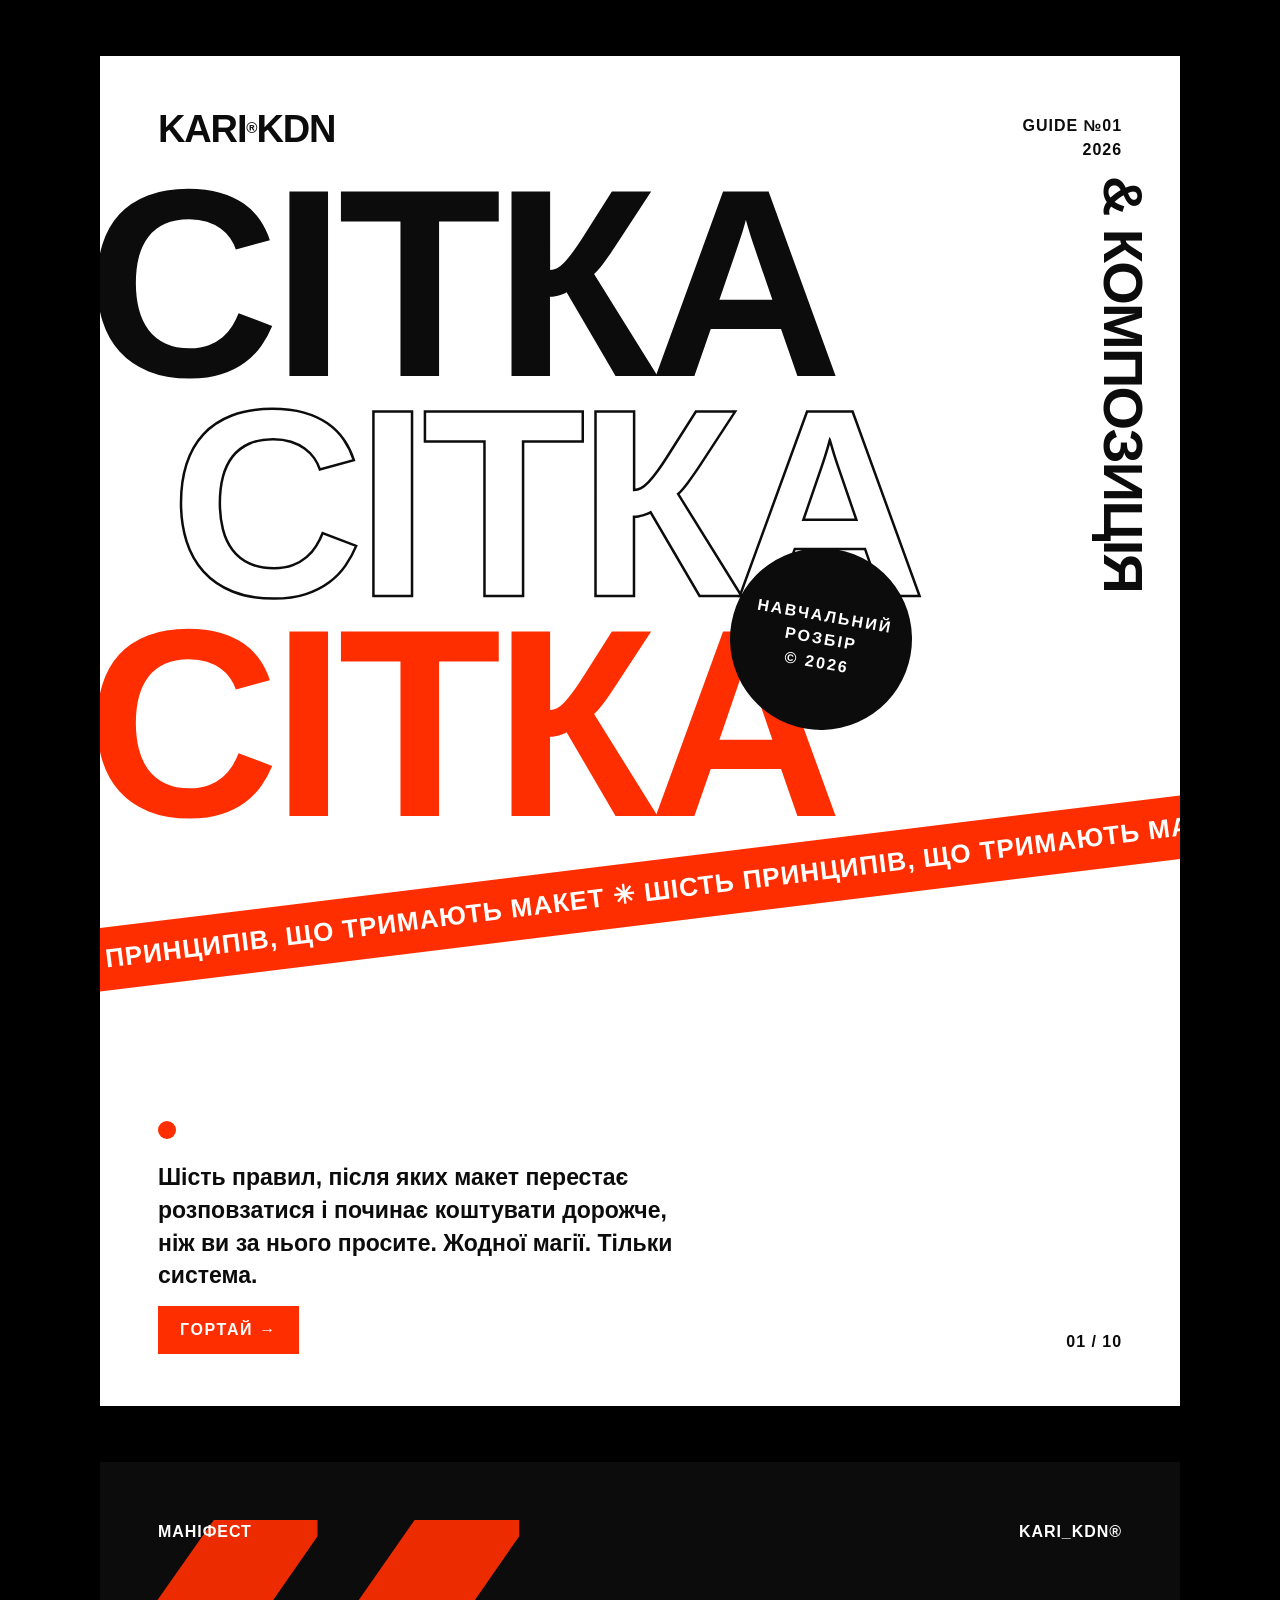
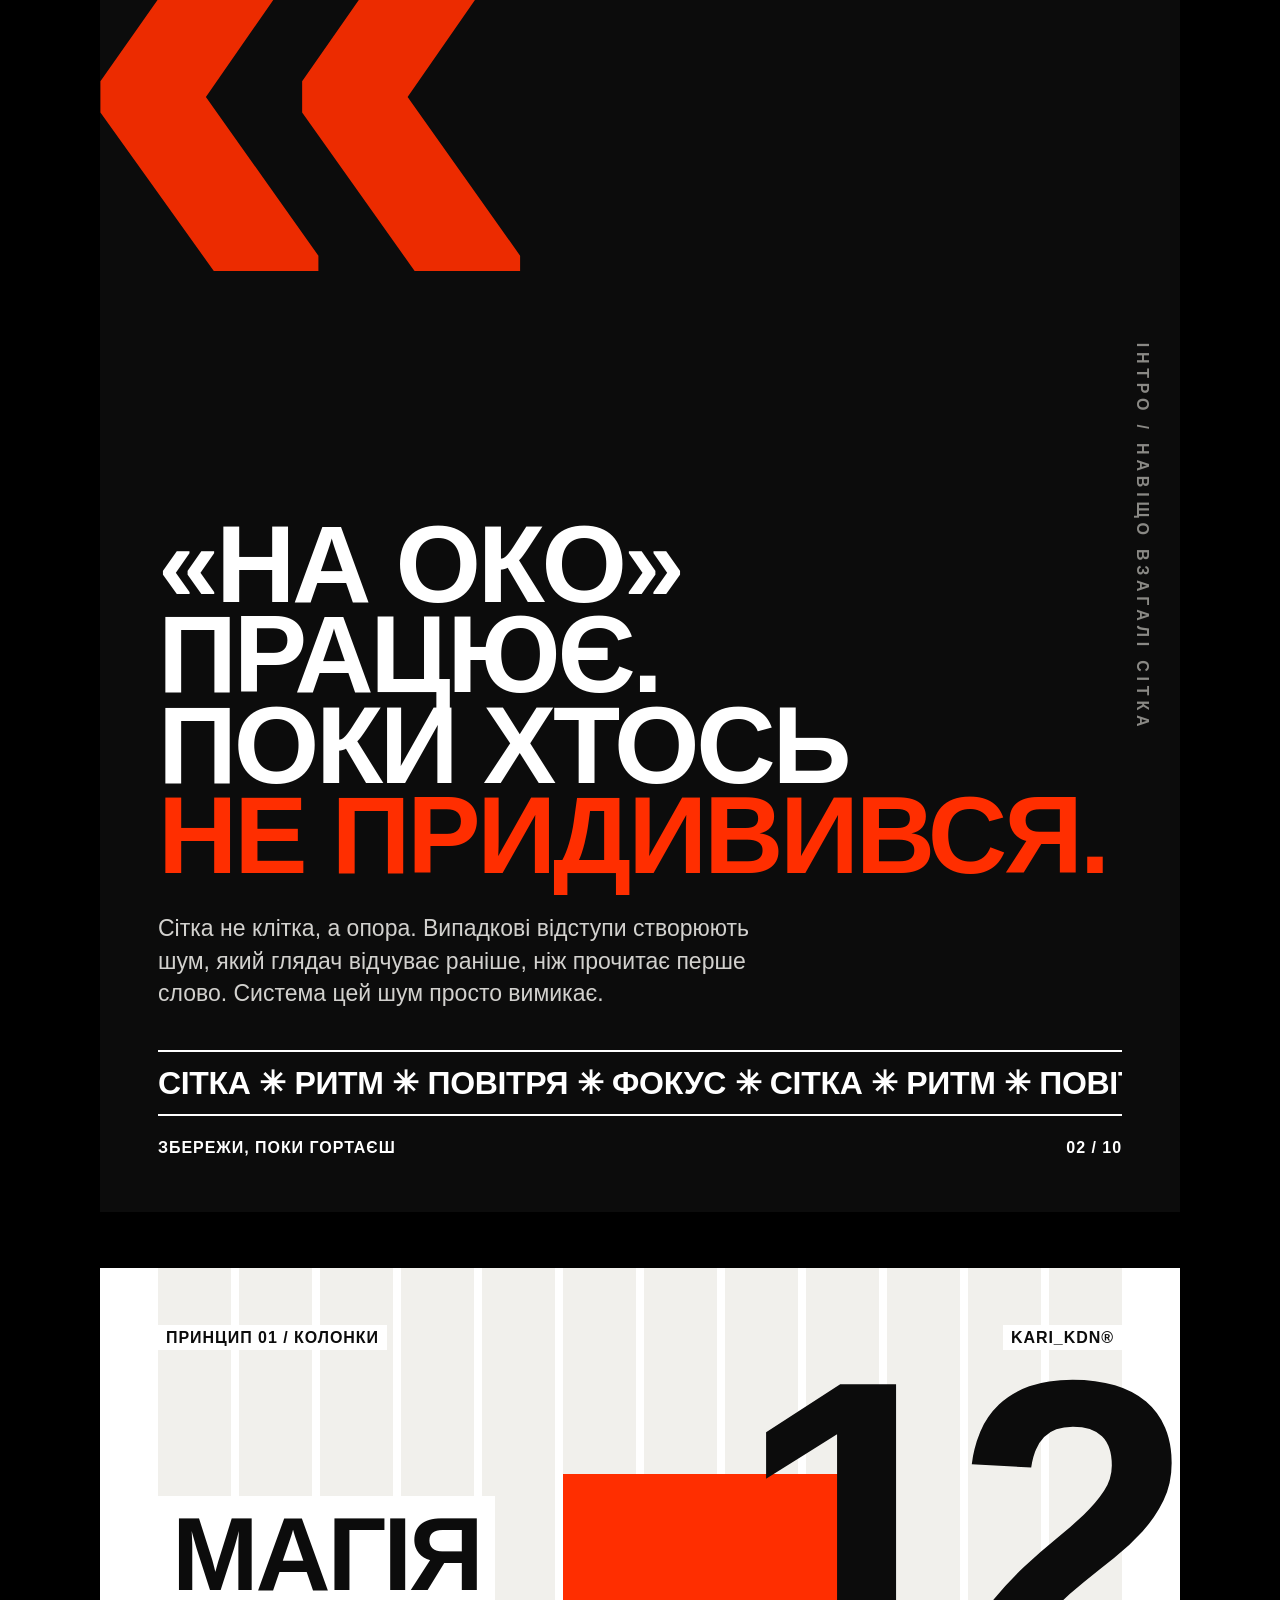
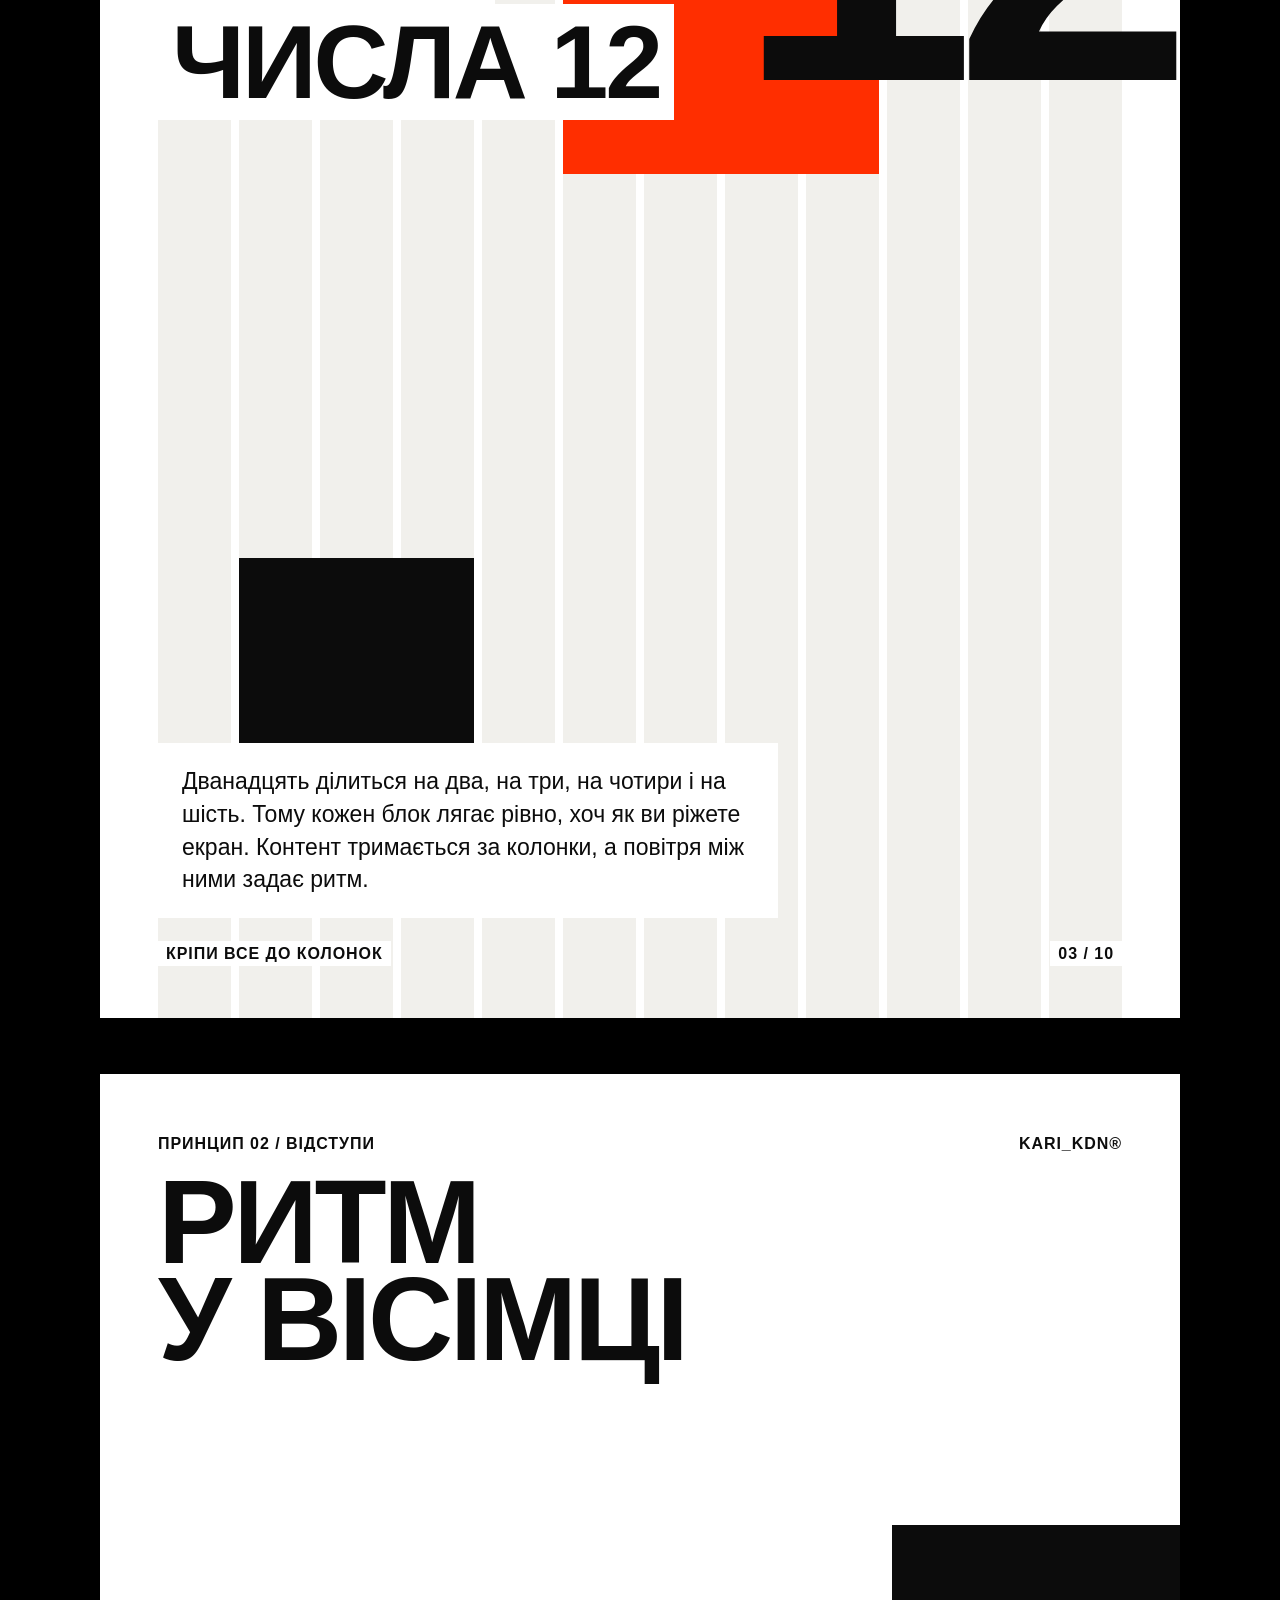
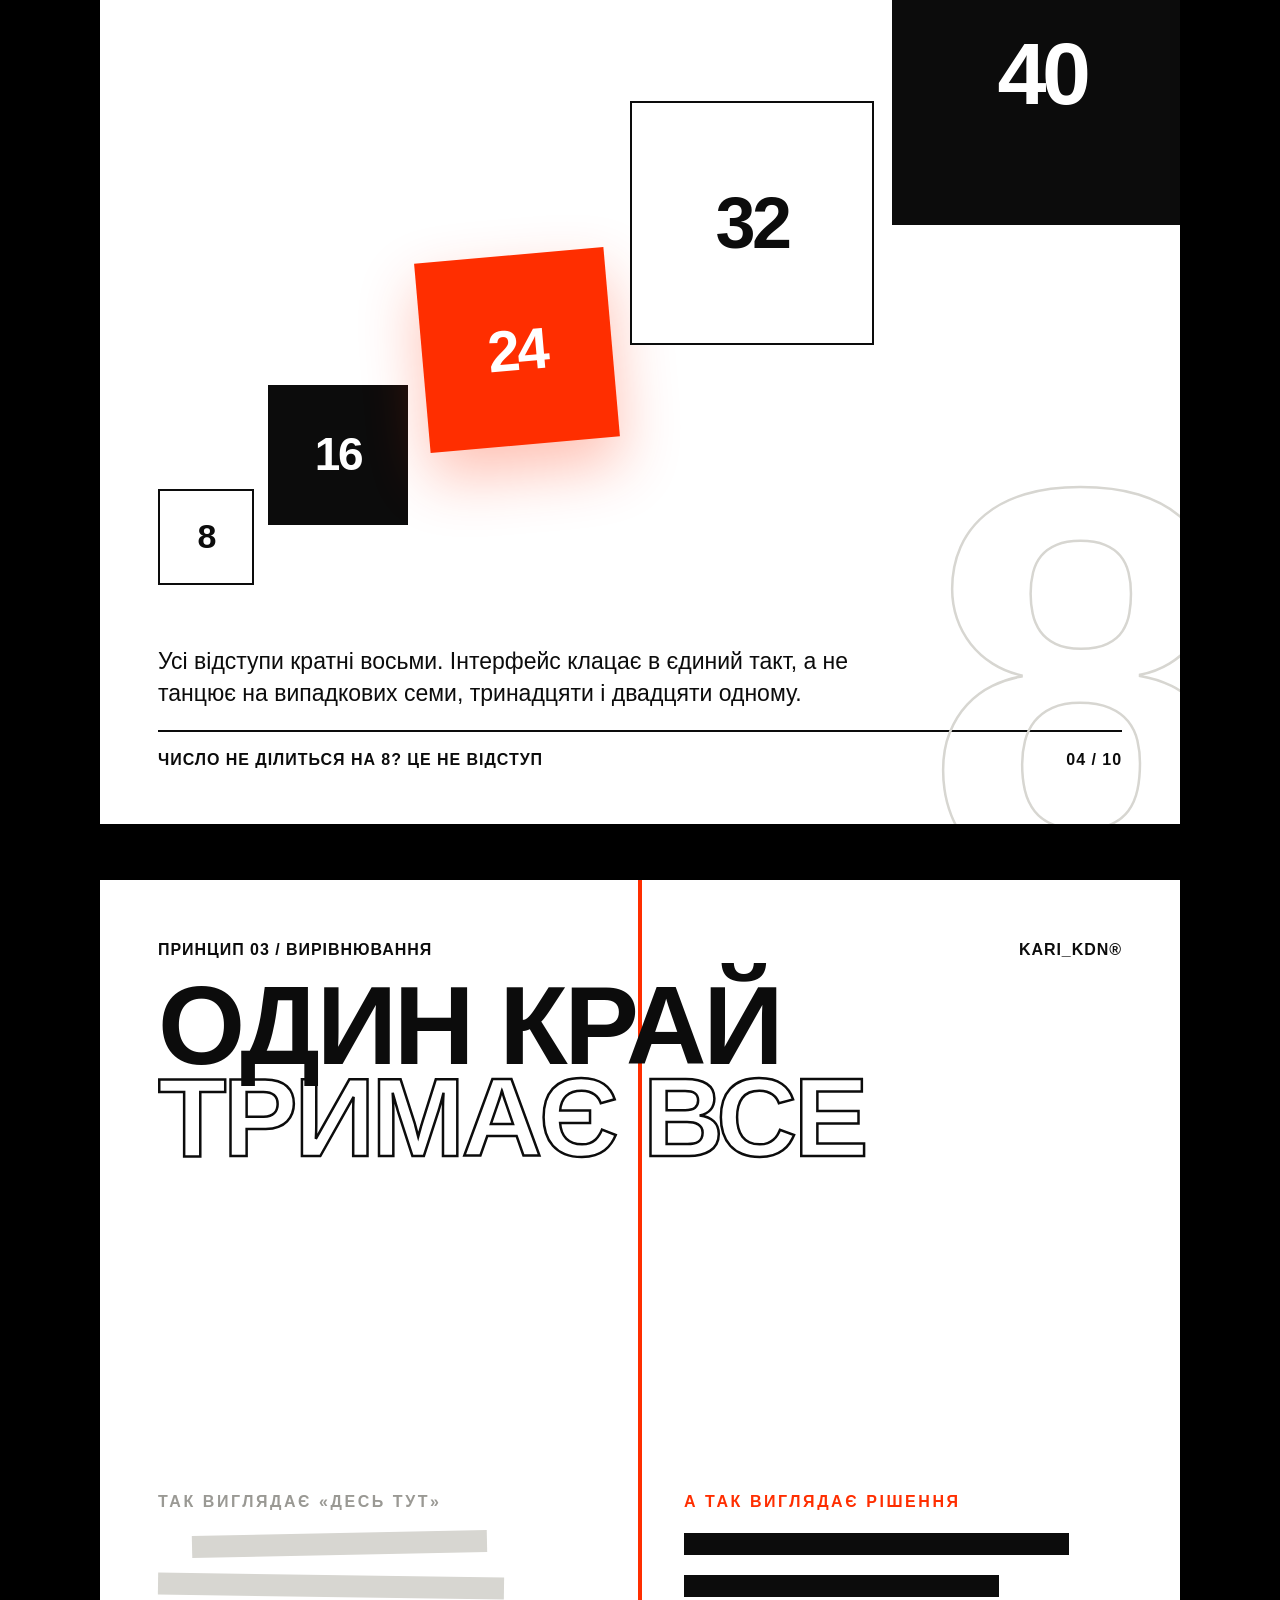
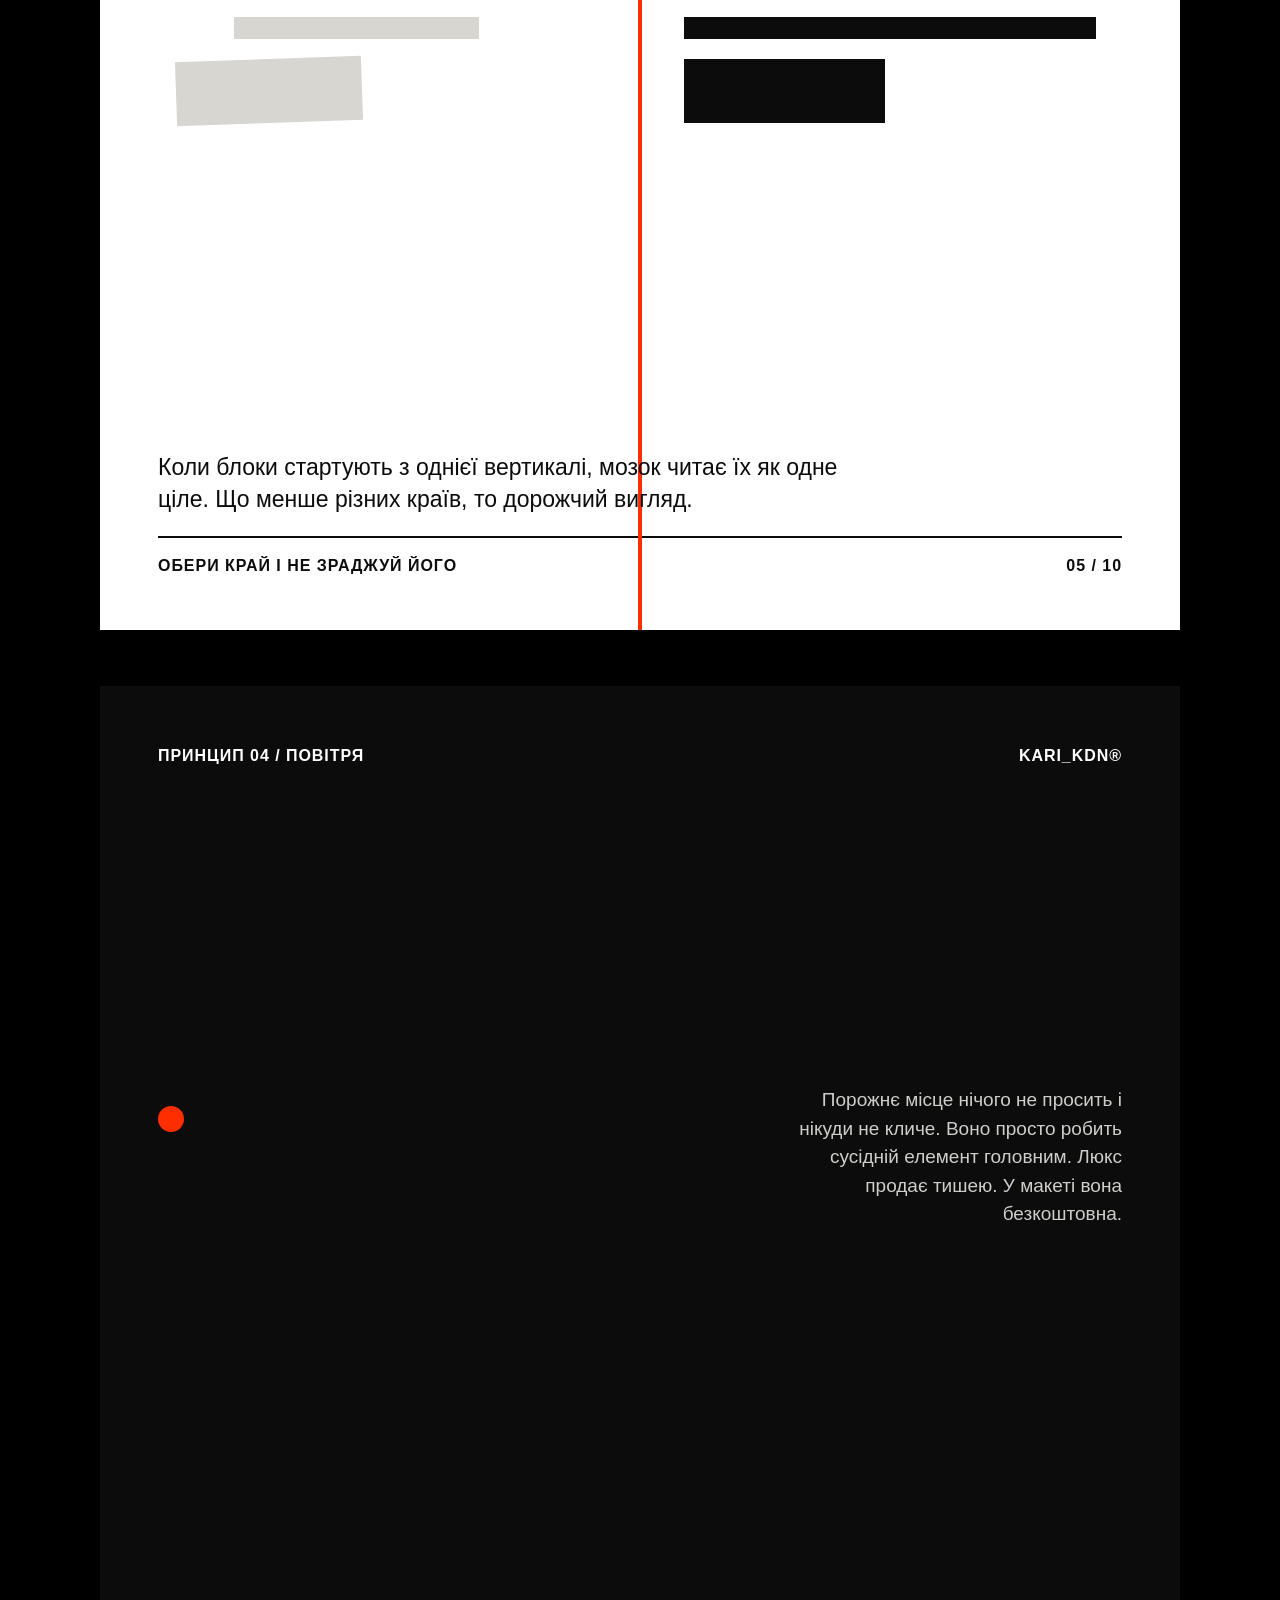
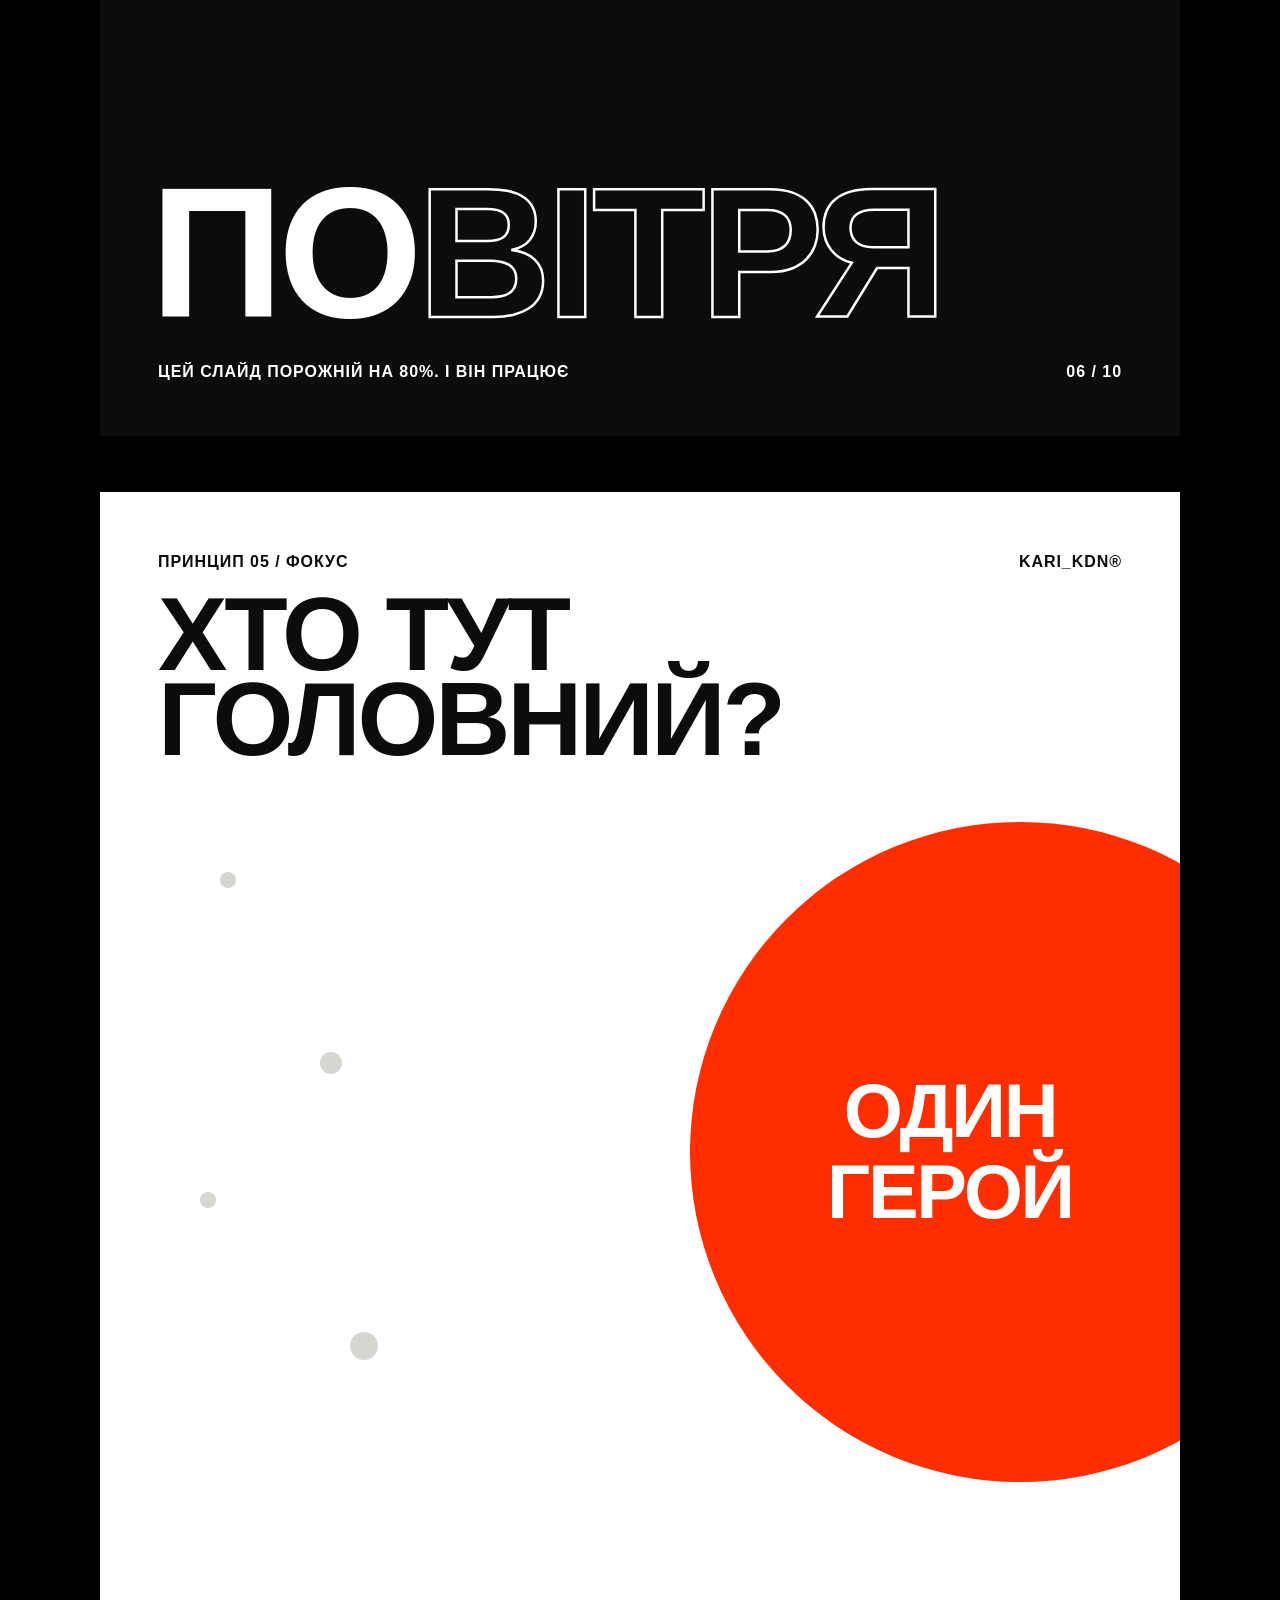
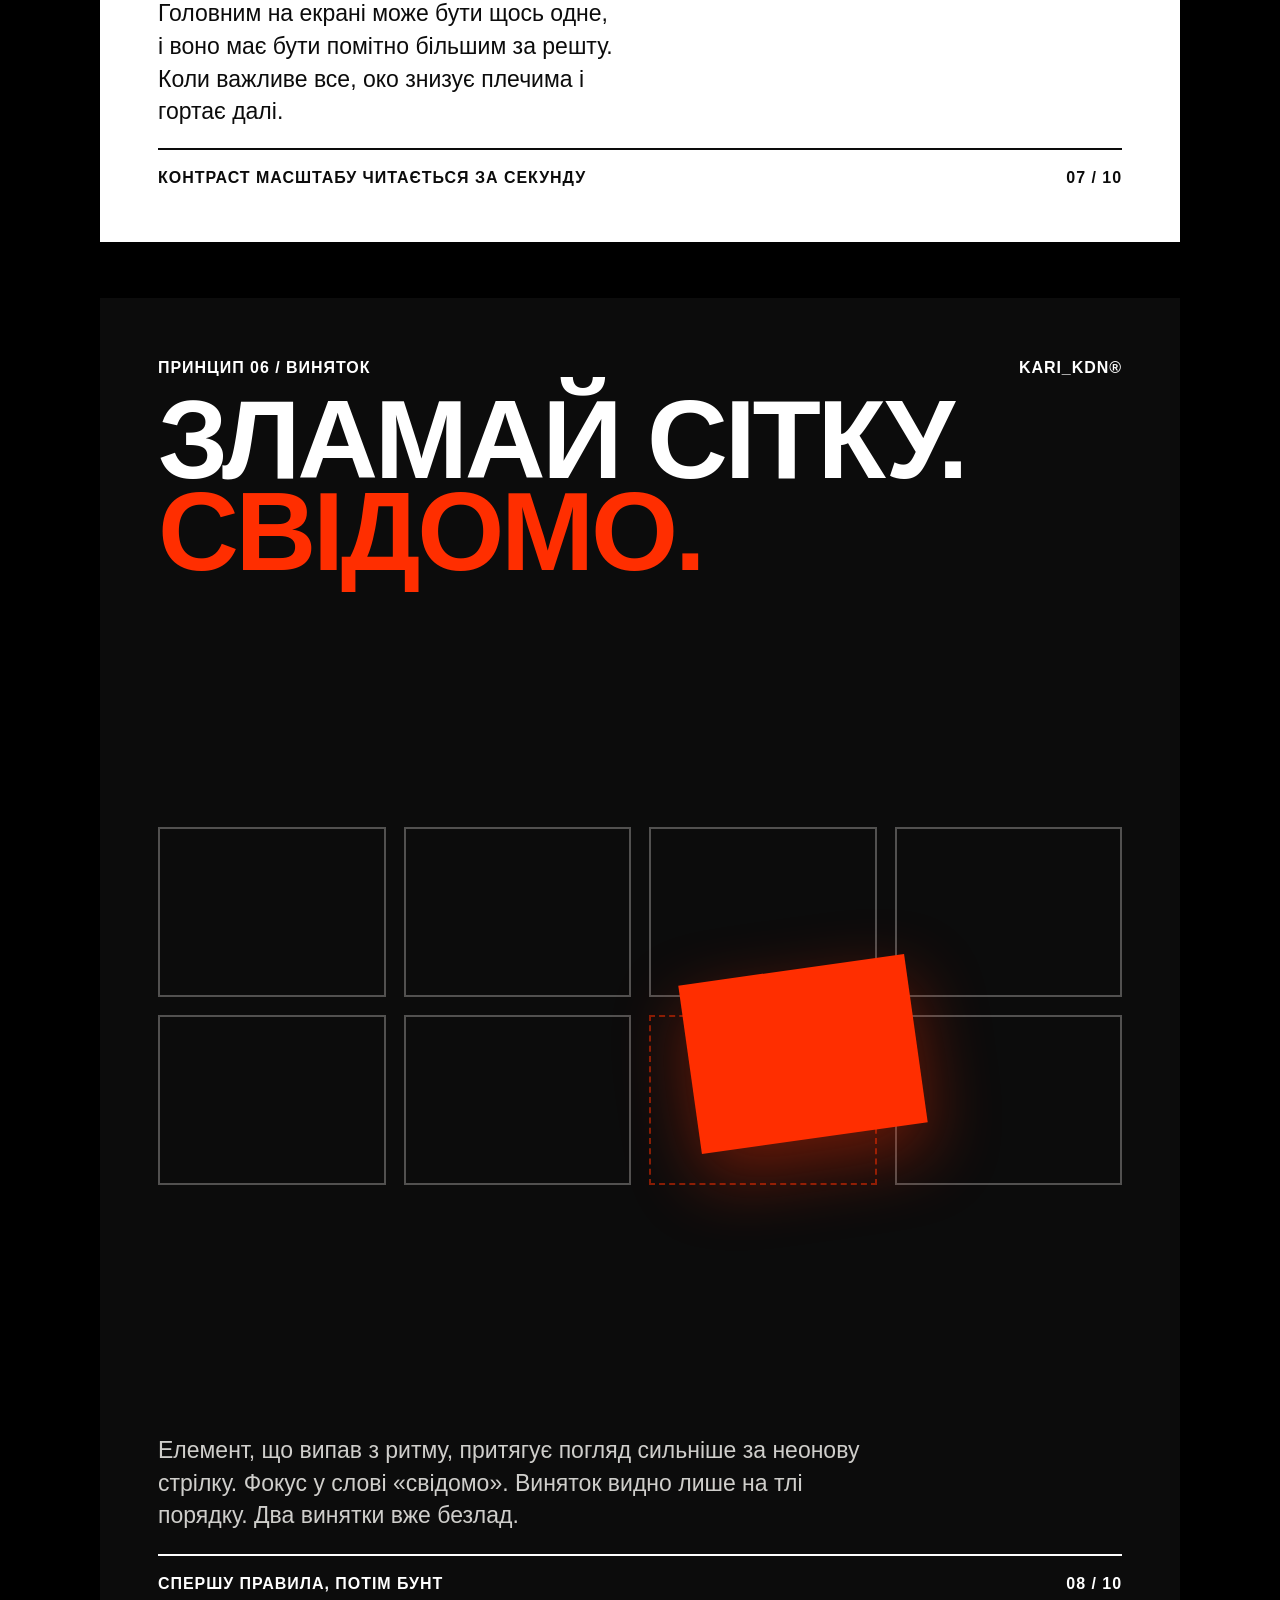
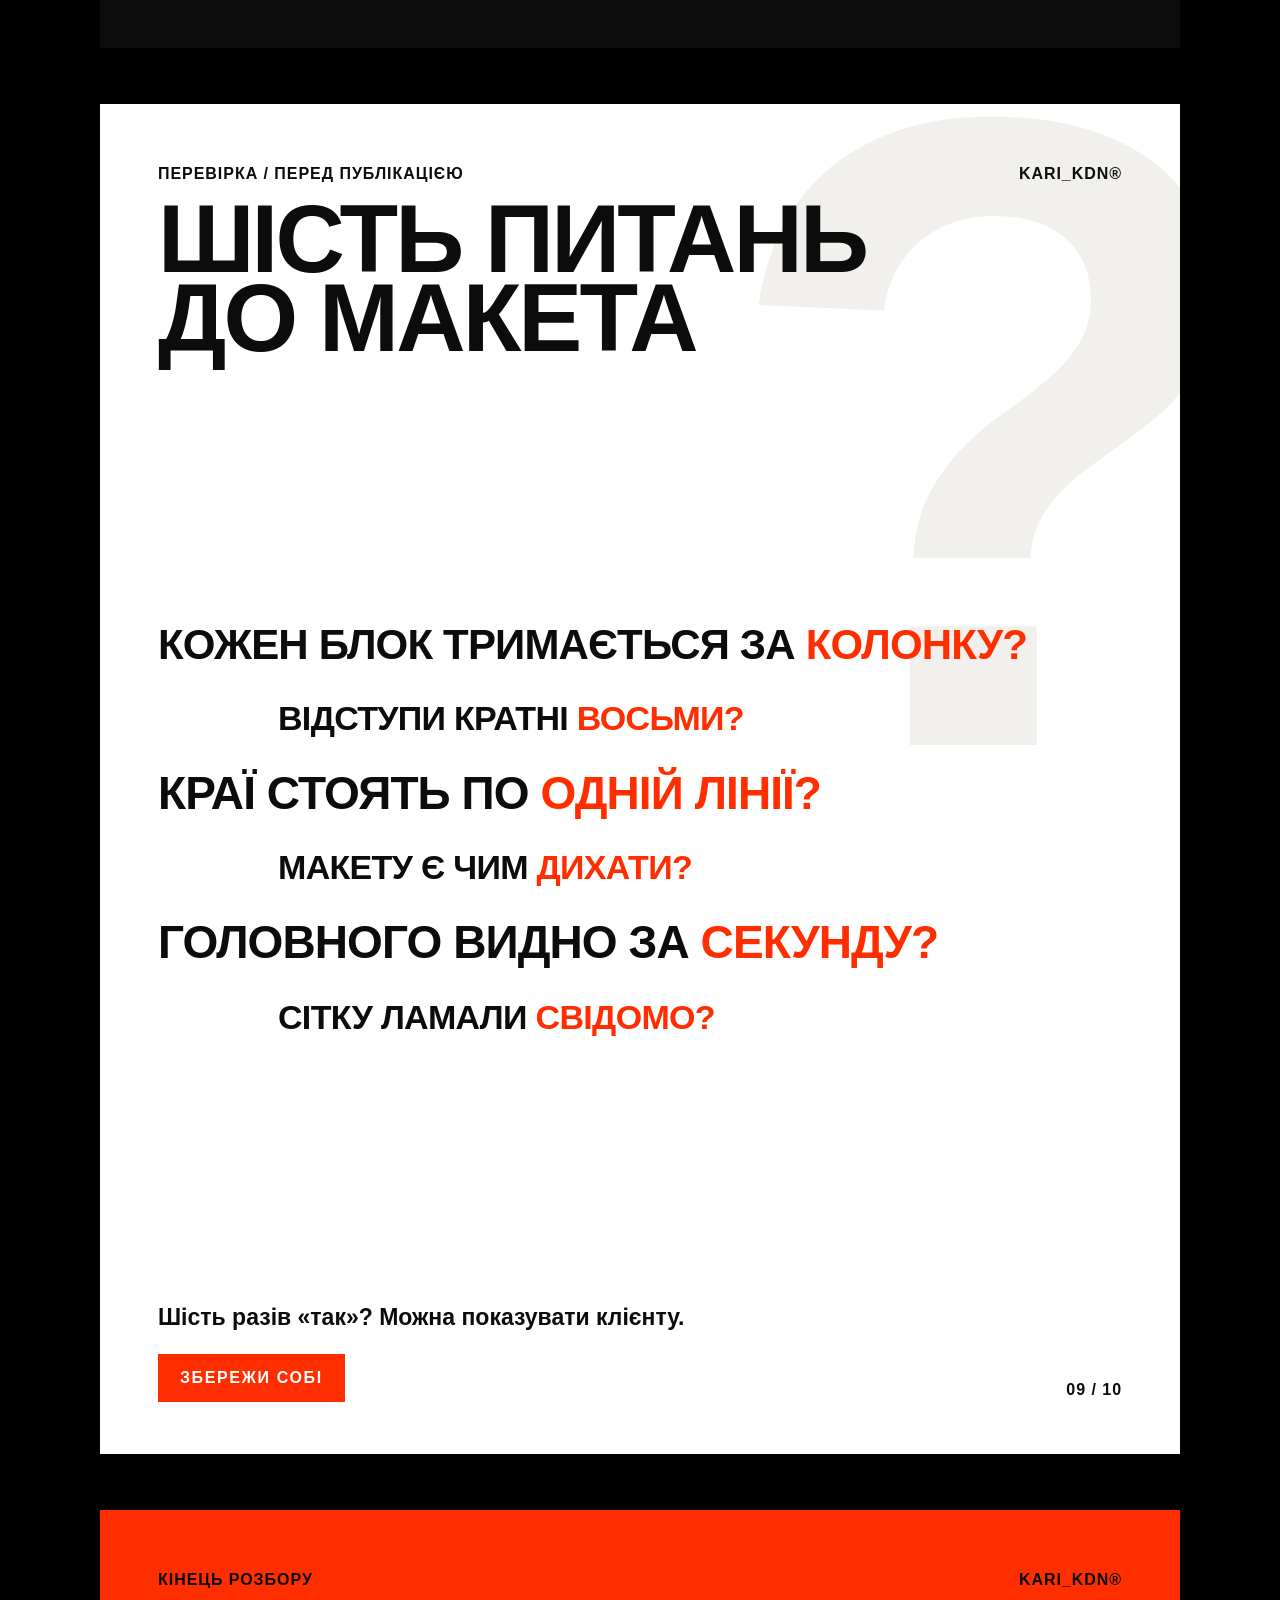
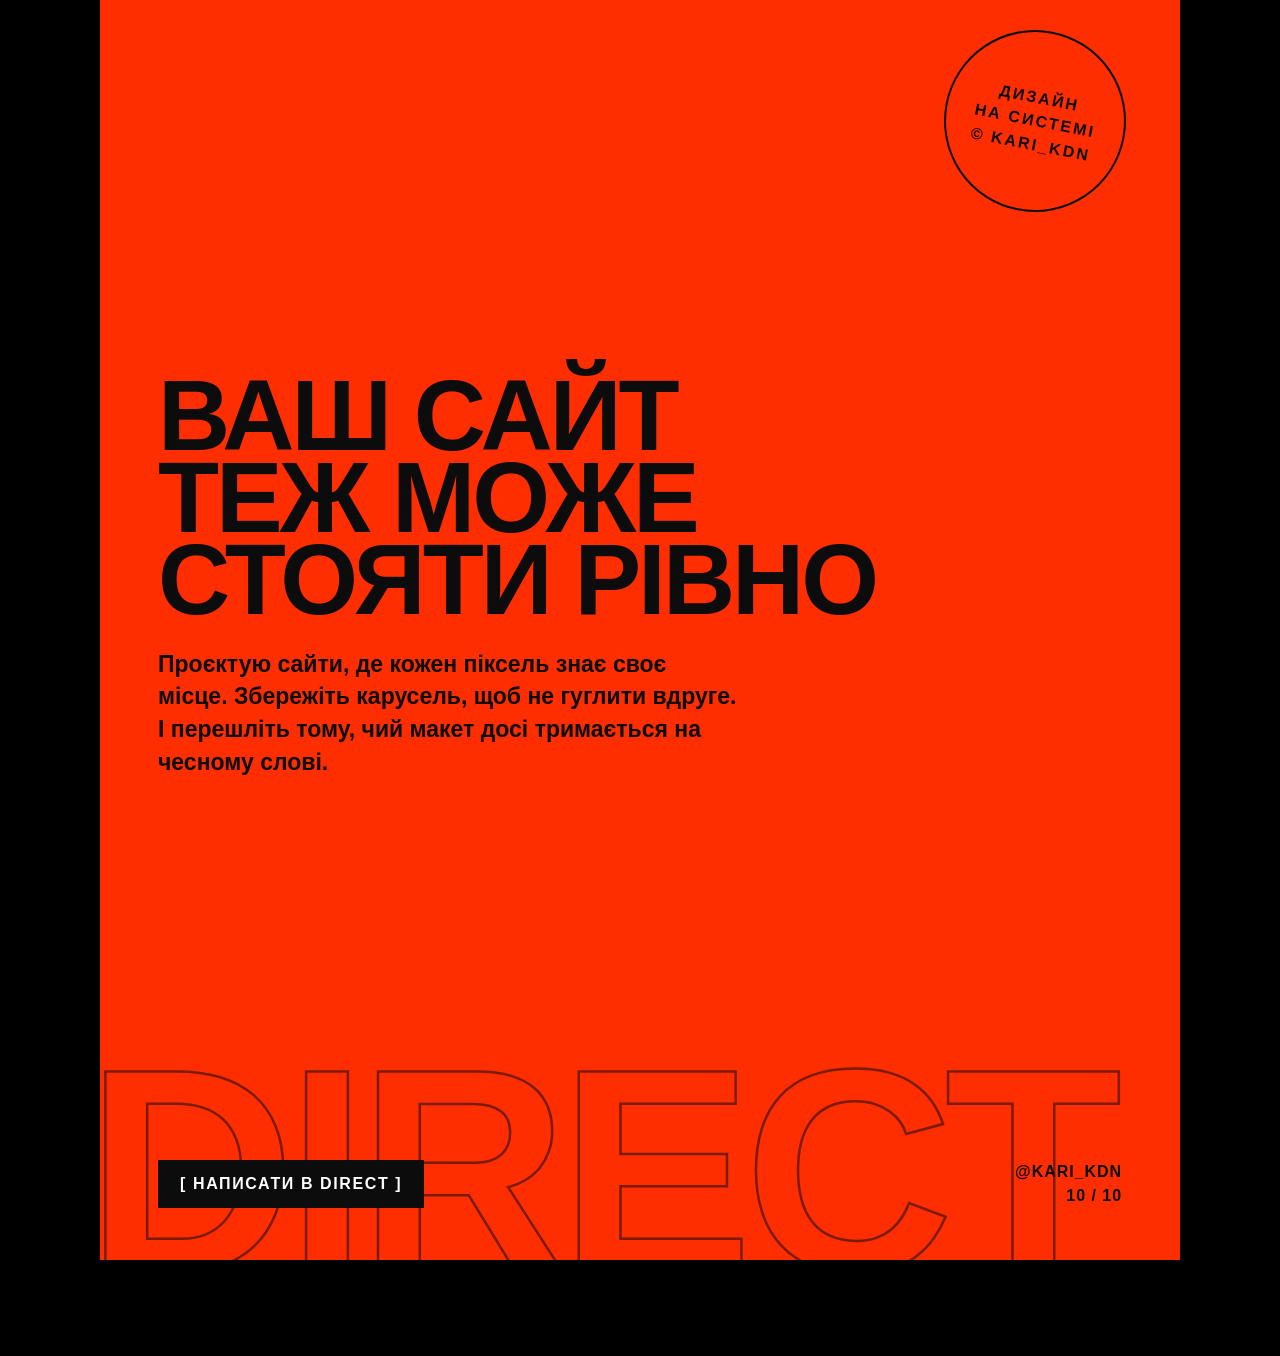
<file: karusel-grid/index.html>
<!DOCTYPE html>
<html lang="uk">
<head>
<meta charset="UTF-8">
<meta name="viewport" content="width=device-width, initial-scale=1.0">
<title>Сітка & Композиція — навчальна карусель</title>
<!--
  ЗОБРАЖЕННЯ: фотоблоків тут немає, вся графіка малюється CSS.
  АКЦЕНТ: змінна flash (сигнальний червоний). Хочеш інший колір, зміни один рядок.
  Увесь текст >= 16px. Формат 1080 x 1350, експорт по слайду.
-->
<style>
  :root{
    --ink:#0c0c0c;
    --paper:#ffffff;
    --paper-2:#f1f0ec;
    --grey:#d7d6d1;
    --flash:#ff2e00;
    --grotesk:"Helvetica Neue","Helvetica","Arial","Segoe UI",sans-serif;
  }
  *{margin:0;padding:0;box-sizing:border-box}
  html,body{background:#000}
  body{display:flex;flex-direction:column;align-items:center;gap:56px;padding:56px 0 96px}

  .slide{
    position:relative;width:1080px;height:1350px;overflow:hidden;
    font-family:var(--grotesk);padding:58px 58px 52px;display:flex;flex-direction:column;
  }
  .wt{background:var(--paper);color:var(--ink)}
  .bk{background:var(--ink);color:var(--paper)}
  .fl{background:var(--flash);color:var(--ink)}

  .huge{font-weight:800;text-transform:uppercase;line-height:.82;letter-spacing:-.03em}
  .ghost{color:transparent !important;-webkit-text-stroke:2.5px var(--ink)}
  .reg{font-size:.4em;vertical-align:.6em;font-weight:700}
  .mlabel{font-size:16px;letter-spacing:.16em;text-transform:uppercase;font-weight:700;line-height:1.4}
  .meta{font-size:16px;letter-spacing:.06em;text-transform:uppercase;font-weight:700;line-height:1.5}
  .body{font-size:19px;line-height:1.5}
  .body-lg{font-size:23px;line-height:1.42}

  .top{display:flex;justify-content:space-between;align-items:flex-start;flex:0 0 auto;position:relative;z-index:6}
  .foot{display:flex;justify-content:space-between;align-items:flex-end;flex:0 0 auto;position:relative;z-index:6}
  .grow{flex:1 1 auto;position:relative}
  .rule{border:none;border-top:2px solid currentColor;width:100%}

  .numbox{display:inline-flex;align-items:center;justify-content:center;font-weight:800;line-height:.78;letter-spacing:-.05em}

  .btn{display:inline-flex;align-items:center;gap:10px;border:2px solid currentColor;
    padding:13px 20px;font-size:16px;font-weight:700;letter-spacing:.1em;text-transform:uppercase}
  .btn-fl{background:var(--flash);color:#fff;border-color:var(--flash)}
  .btn-ink{background:var(--ink);color:var(--paper);border-color:var(--ink)}

  .marquee{overflow:hidden;white-space:nowrap;border-top:2px solid currentColor;border-bottom:2px solid currentColor;padding:12px 0}
  .marquee span{font-size:32px;font-weight:800;text-transform:uppercase;letter-spacing:-.01em}

  .ribbon{position:absolute;left:-10%;width:120%;background:var(--flash);color:#fff;
    padding:16px 0;white-space:nowrap;overflow:hidden;z-index:4;
    font-size:26px;font-weight:800;text-transform:uppercase;letter-spacing:.04em;text-align:center}

  .stamp{width:182px;height:182px;border-radius:50%;display:grid;place-items:center;text-align:center;
    font-size:16px;font-weight:700;letter-spacing:.14em;text-transform:uppercase;line-height:1.45}
  .dot{border-radius:50%;background:var(--flash)}
  .vert{writing-mode:vertical-rl}

  .qrow{font-weight:800;text-transform:uppercase;letter-spacing:-.02em;line-height:1.02}
</style>
</head>
<body>

<!-- ===================== S1 — COVER ===================== -->
<section class="slide wt">
  <!-- трилогія одного слова: заливка, контур, червоний -->
  <h1 class="huge" style="position:absolute;top:118px;left:-14px;font-size:268px;color:var(--ink);z-index:1">Сітка</h1>
  <h1 class="huge ghost" style="position:absolute;top:338px;left:70px;font-size:268px;z-index:1">Сітка</h1>
  <h1 class="huge" style="position:absolute;top:558px;left:-14px;font-size:268px;color:var(--flash);z-index:1">Сітка</h1>

  <!-- вертикальний хвіст заголовка -->
  <div class="vert huge" style="position:absolute;top:120px;right:34px;font-size:56px;color:var(--ink);z-index:2">&amp; композиція</div>

  <!-- діагональна стрічка перетинає червоне слово -->
  <div class="ribbon" style="top:806px;transform:rotate(-7deg)">Шість принципів, що тримають макет ✳ Шість принципів, що тримають макет ✳</div>

  <div class="stamp" style="position:absolute;top:492px;right:268px;background:var(--ink);color:#fff;transform:rotate(10deg);z-index:3">Навчальний<br>розбір<br>© 2026</div>

  <div class="top">
    <div class="huge" style="font-size:38px">KARI<span class="reg">®</span>KDN</div>
    <div class="meta" style="text-align:right">GUIDE №01<br>2026</div>
  </div>

  <div class="grow"></div>

  <div style="position:relative;z-index:5;max-width:540px;margin-bottom:14px">
    <div class="dot" style="width:18px;height:18px;display:inline-block;margin-bottom:18px"></div>
    <p class="body-lg" style="font-weight:600">Шість правил, після яких макет перестає розповзатися і починає коштувати дорожче, ніж ви за нього просите. Жодної магії. Тільки система.</p>
  </div>

  <div class="foot">
    <span class="btn btn-fl">Гортай &#8594;</span>
    <div class="meta" style="text-align:right">01 / 10</div>
  </div>
</section>

<!-- ===================== S2 — MANIFESTO ===================== -->
<section class="slide bk">
  <!-- гігантські лапки як графіка -->
  <div class="huge" style="position:absolute;top:-210px;left:-40px;font-size:900px;color:var(--flash);z-index:0;opacity:.92">«</div>
  <div class="vert meta" style="position:absolute;right:26px;top:50%;transform:translateY(-50%);letter-spacing:.3em;color:#8a8985">Інтро / навіщо взагалі сітка</div>

  <div class="top">
    <div class="meta">Маніфест</div>
    <div class="meta" style="text-align:right">KARI_KDN®</div>
  </div>

  <div class="grow" style="display:flex;flex-direction:column;justify-content:flex-end;padding-bottom:40px;z-index:3">
    <h2 class="huge" style="font-size:110px">«На око»<br>працює.<br>Поки хтось<br><span style="color:var(--flash)">не придивився.</span></h2>
    <p class="body-lg" style="max-width:600px;margin-top:32px;color:#d2d1ce">
      Сітка не клітка, а опора. Випадкові відступи створюють шум, який глядач відчуває раніше, ніж прочитає перше слово. Система цей шум просто вимикає.
    </p>
  </div>

  <div class="marquee"><span>СІТКА ✳ РИТМ ✳ ПОВІТРЯ ✳ ФОКУС ✳ СІТКА ✳ РИТМ ✳ ПОВІТРЯ ✳ ФОКУС ✳</span></div>
  <div class="foot" style="margin-top:20px">
    <div class="meta">Збережи, поки гортаєш</div>
    <div class="meta" style="text-align:right">02 / 10</div>
  </div>
</section>

<!-- ===================== S3 — 12 КОЛОНОК ===================== -->
<section class="slide wt" style="padding:0">
  <!-- колонки на весь слайд як фон -->
  <div style="position:absolute;inset:0;display:grid;grid-template-columns:repeat(12,1fr);gap:8px;padding:0 58px;z-index:0">
    <div style="background:var(--paper-2)"></div><div style="background:var(--paper-2)"></div>
    <div style="background:var(--paper-2)"></div><div style="background:var(--paper-2)"></div>
    <div style="background:var(--paper-2)"></div><div style="background:var(--paper-2)"></div>
    <div style="background:var(--paper-2)"></div><div style="background:var(--paper-2)"></div>
    <div style="background:var(--paper-2)"></div><div style="background:var(--paper-2)"></div>
    <div style="background:var(--paper-2)"></div><div style="background:var(--paper-2)"></div>
  </div>
  <!-- блоки, що «клацнули» в колонки -->
  <div style="position:absolute;left:58px;right:58px;top:0;bottom:0;display:grid;grid-template-columns:repeat(12,1fr);gap:8px;z-index:1">
    <div style="grid-column:6/span 4;align-self:center;height:300px;background:var(--flash);transform:translateY(60px)"></div>
    <div style="grid-column:2/span 3;align-self:end;height:210px;background:var(--ink);margin-bottom:250px"></div>
  </div>

  <div style="position:relative;z-index:3;padding:58px 58px 52px;display:flex;flex-direction:column;height:100%">
    <div class="top">
      <div class="meta"><span style="background:var(--paper);padding:4px 8px">Принцип 01 / Колонки</span></div>
      <div class="meta"><span style="background:var(--paper);padding:4px 8px">KARI_KDN®</span></div>
    </div>

    <div class="numbox huge" style="position:absolute;top:96px;right:8px;font-size:430px;color:var(--ink);z-index:2">12</div>

    <div style="margin-top:150px">
      <h2 class="huge" style="font-size:104px;line-height:1.04"><span style="background:var(--paper);padding:0 14px;box-decoration-break:clone;-webkit-box-decoration-break:clone">Магія<br>числа 12</span></h2>
    </div>

    <div style="flex:1"></div>

    <p class="body-lg" style="max-width:620px;background:var(--paper);padding:22px 24px">
      Дванадцять ділиться на два, на три, на чотири і на шість. Тому кожен блок лягає рівно, хоч як ви ріжете екран. Контент тримається за колонки, а повітря між ними задає ритм.
    </p>

    <div class="foot" style="margin-top:24px">
      <div class="meta"><span style="background:var(--paper);padding:4px 8px">Кріпи все до колонок</span></div>
      <div class="meta"><span style="background:var(--paper);padding:4px 8px">03 / 10</span></div>
    </div>
  </div>
</section>

<!-- ===================== S4 — КРОК ×8 ===================== -->
<section class="slide wt">
  <div class="huge ghost" style="position:absolute;bottom:-90px;right:-40px;font-size:560px;-webkit-text-stroke:2.5px var(--grey);z-index:0">8</div>

  <div class="top">
    <div class="meta">Принцип 02 / Відступи</div>
    <div class="meta" style="text-align:right">KARI_KDN®</div>
  </div>

  <div style="margin-top:18px;position:relative;z-index:3">
    <h2 class="huge" style="font-size:118px">Ритм<br>у вісімці</h2>
  </div>

  <!-- сходи з боксів: масштаб росте, один випадає в червоний -->
  <div class="grow" style="z-index:2">
    <div class="numbox" style="position:absolute;left:0;bottom:60px;width:96px;height:96px;font-size:34px;border:2px solid var(--ink)">8</div>
    <div class="numbox" style="position:absolute;left:110px;bottom:120px;width:140px;height:140px;font-size:46px;background:var(--ink);color:#fff">16</div>
    <div class="numbox" style="position:absolute;left:264px;bottom:200px;width:190px;height:190px;font-size:58px;background:var(--flash);color:#fff;transform:rotate(-5deg);box-shadow:0 26px 60px rgba(255,46,0,.3)">24</div>
    <div class="numbox" style="position:absolute;left:472px;bottom:300px;width:244px;height:244px;font-size:72px;border:2px solid var(--ink);background:var(--paper)">32</div>
    <div class="numbox" style="position:absolute;left:734px;bottom:420px;width:300px;height:300px;font-size:88px;background:var(--ink);color:#fff">40</div>
  </div>

  <p class="body-lg" style="max-width:700px;position:relative;z-index:3">Усі відступи кратні восьми. Інтерфейс клацає в єдиний такт, а не танцює на випадкових семи, тринадцяти і двадцяти одному.</p>

  <div class="rule" style="margin-top:20px"></div>
  <div class="foot" style="margin-top:16px">
    <div class="meta">Число не ділиться на 8? Це не відступ</div>
    <div class="meta" style="text-align:right">04 / 10</div>
  </div>
</section>

<!-- ===================== S5 — ВИРІВНЮВАННЯ ===================== -->
<section class="slide wt">
  <!-- червона вертикаль ділить слайд на «до» і «після» -->
  <div style="position:absolute;left:538px;top:0;bottom:0;width:4px;background:var(--flash);z-index:2"></div>

  <div class="top">
    <div class="meta">Принцип 03 / Вирівнювання</div>
    <div class="meta" style="text-align:right">KARI_KDN®</div>
  </div>

  <div style="margin-top:18px;position:relative;z-index:3">
    <h2 class="huge" style="font-size:112px">Один край<br><span class="ghost">тримає все</span></h2>
  </div>

  <div class="grow" style="display:flex;align-items:center;z-index:1">
    <!-- ліворуч: хаос -->
    <div style="width:50%;padding-right:60px">
      <div class="mlabel" style="margin-bottom:20px;color:#9a9994">Так виглядає «десь тут»</div>
      <div style="display:flex;flex-direction:column;gap:20px">
        <div style="height:22px;background:var(--grey);width:70%;margin-left:34px;transform:rotate(-1.2deg)"></div>
        <div style="height:22px;background:var(--grey);width:82%;margin-left:0;transform:rotate(.8deg)"></div>
        <div style="height:22px;background:var(--grey);width:58%;margin-left:76px"></div>
        <div style="height:64px;background:var(--grey);width:44%;margin-left:18px;transform:rotate(-2deg)"></div>
      </div>
    </div>
    <!-- праворуч: система -->
    <div style="width:50%;padding-left:44px">
      <div class="mlabel" style="margin-bottom:20px;color:var(--flash)">А так виглядає рішення</div>
      <div style="display:flex;flex-direction:column;gap:20px">
        <div style="height:22px;background:var(--ink);width:88%"></div>
        <div style="height:22px;background:var(--ink);width:72%"></div>
        <div style="height:22px;background:var(--ink);width:94%"></div>
        <div style="height:64px;background:var(--ink);width:46%"></div>
      </div>
    </div>
  </div>

  <p class="body-lg" style="max-width:720px;position:relative;z-index:3">Коли блоки стартують з однієї вертикалі, мозок читає їх як одне ціле. Що менше різних країв, то дорожчий вигляд.</p>

  <div class="rule" style="margin-top:20px"></div>
  <div class="foot" style="margin-top:16px">
    <div class="meta">Обери край і не зраджуй його</div>
    <div class="meta" style="text-align:right">05 / 10</div>
  </div>
</section>

<!-- ===================== S6 — ПОВІТРЯ ===================== -->
<section class="slide bk">
  <div class="top">
    <div class="meta">Принцип 04 / Повітря</div>
    <div class="meta" style="text-align:right">KARI_KDN®</div>
  </div>

  <!-- слайд, який сам демонструє принцип: 80% тиші -->
  <div class="dot" style="width:26px;height:26px;position:absolute;top:420px;left:58px"></div>

  <p class="body" style="position:absolute;top:400px;right:58px;max-width:330px;text-align:right;color:#cfcecb">
    Порожнє місце нічого не просить і нікуди не кличе. Воно просто робить сусідній елемент головним. Люкс продає тишею. У макеті вона безкоштовна.
  </p>

  <div class="grow" style="display:flex;flex-direction:column;justify-content:flex-end">
    <h2 class="huge" style="font-size:186px;margin-left:-8px">По<span class="ghost" style="-webkit-text-stroke:2.5px var(--paper)">вітря</span></h2>
  </div>

  <div class="foot" style="margin-top:30px">
    <div class="meta">Цей слайд порожній на 80%. І він працює</div>
    <div class="meta" style="text-align:right">06 / 10</div>
  </div>
</section>

<!-- ===================== S7 — ФОКУС ===================== -->
<section class="slide wt">
  <!-- гігант проти дрібноти: наочний контраст масштабу -->
  <div style="position:absolute;top:330px;right:-170px;width:660px;height:660px;border-radius:50%;background:var(--flash);z-index:1;display:grid;place-items:center">
    <div class="huge" style="font-size:76px;line-height:1.06;color:#fff;text-align:center;transform:translateX(-70px)">Один<br>герой</div>
  </div>
  <div class="dot" style="width:16px;height:16px;position:absolute;top:380px;left:120px;background:var(--grey)"></div>
  <div class="dot" style="width:22px;height:22px;position:absolute;top:560px;left:220px;background:var(--grey)"></div>
  <div class="dot" style="width:16px;height:16px;position:absolute;top:700px;left:100px;background:var(--grey)"></div>
  <div class="dot" style="width:28px;height:28px;position:absolute;top:840px;left:250px;background:var(--grey)"></div>

  <div class="top">
    <div class="meta">Принцип 05 / Фокус</div>
    <div class="meta" style="text-align:right">KARI_KDN®</div>
  </div>

  <div style="margin-top:18px;position:relative;z-index:3">
    <h2 class="huge" style="font-size:104px">Хто тут<br>головний?</h2>
  </div>

  <div class="grow"></div>

  <p class="body-lg" style="max-width:460px;position:relative;z-index:3">Головним на екрані може бути щось одне, і воно має бути помітно більшим за решту. Коли важливе все, око знизує плечима і гортає далі.</p>

  <div class="rule" style="margin-top:20px;position:relative;z-index:3"></div>
  <div class="foot" style="margin-top:16px">
    <div class="meta">Контраст масштабу читається за секунду</div>
    <div class="meta" style="text-align:right">07 / 10</div>
  </div>
</section>

<!-- ===================== S8 — ЗЛАМАЙ СІТКУ ===================== -->
<section class="slide bk">
  <div class="top">
    <div class="meta">Принцип 06 / Виняток</div>
    <div class="meta" style="text-align:right">KARI_KDN®</div>
  </div>

  <div style="margin-top:14px;position:relative;z-index:3">
    <h2 class="huge" style="font-size:112px">Зламай сітку.<br><span style="color:var(--flash)">Свідомо.</span></h2>
  </div>

  <!-- рівний стрій, з якого один тікає за край -->
  <div class="grow" style="display:flex;align-items:center">
    <div style="display:grid;grid-template-columns:repeat(4,1fr);gap:18px;width:100%">
      <div style="height:170px;border:2px solid rgba(243,242,238,.3)"></div>
      <div style="height:170px;border:2px solid rgba(243,242,238,.3)"></div>
      <div style="height:170px;border:2px solid rgba(243,242,238,.3)"></div>
      <div style="height:170px;border:2px solid rgba(243,242,238,.3)"></div>
      <div style="height:170px;border:2px solid rgba(243,242,238,.3)"></div>
      <div style="height:170px;border:2px solid rgba(243,242,238,.3)"></div>
      <div style="position:relative">
        <div style="position:absolute;inset:0;border:2px dashed rgba(255,46,0,.5)"></div>
        <div style="position:absolute;top:-46px;left:40px;width:100%;height:170px;background:var(--flash);transform:rotate(-8deg);box-shadow:0 26px 70px rgba(255,46,0,.4)"></div>
      </div>
      <div style="height:170px;border:2px solid rgba(243,242,238,.3)"></div>
    </div>
  </div>

  <p class="body-lg" style="max-width:720px;color:#cfcecb;position:relative;z-index:3">Елемент, що випав з ритму, притягує погляд сильніше за неонову стрілку. Фокус у слові «свідомо». Виняток видно лише на тлі порядку. Два винятки вже безлад.</p>

  <div class="rule" style="margin-top:22px"></div>
  <div class="foot" style="margin-top:16px">
    <div class="meta">Спершу правила, потім бунт</div>
    <div class="meta" style="text-align:right">08 / 10</div>
  </div>
</section>

<!-- ===================== S9 — ШІСТЬ ПИТАНЬ ===================== -->
<section class="slide wt">
  <div class="huge" style="position:absolute;top:-40px;right:-60px;font-size:900px;color:var(--paper-2);z-index:0">?</div>

  <div class="top">
    <div class="meta">Перевірка / перед публікацією</div>
    <div class="meta" style="text-align:right">KARI_KDN®</div>
  </div>

  <div style="margin-top:14px;position:relative;z-index:3">
    <h2 class="huge" style="font-size:96px">Шість питань<br>до макета</h2>
  </div>

  <!-- питання замість чеклиста: різний масштаб, різний край -->
  <div class="grow" style="display:flex;flex-direction:column;justify-content:center;gap:34px;position:relative;z-index:3">
    <p class="qrow" style="font-size:42px">Кожен блок тримається за <span style="color:var(--flash)">колонку?</span></p>
    <p class="qrow" style="font-size:34px;margin-left:120px">Відступи кратні <span style="color:var(--flash)">восьми?</span></p>
    <p class="qrow" style="font-size:46px">Краї стоять по <span style="color:var(--flash)">одній лінії?</span></p>
    <p class="qrow" style="font-size:34px;margin-left:120px">Макету є чим <span style="color:var(--flash)">дихати?</span></p>
    <p class="qrow" style="font-size:46px">Головного видно за <span style="color:var(--flash)">секунду?</span></p>
    <p class="qrow" style="font-size:34px;margin-left:120px">Сітку ламали <span style="color:var(--flash)">свідомо?</span></p>
  </div>

  <p class="body-lg" style="position:relative;z-index:3;max-width:620px;font-weight:600">Шість разів «так»? Можна показувати клієнту.</p>

  <div class="foot" style="margin-top:20px">
    <span class="btn btn-fl">Збережи собі</span>
    <div class="meta" style="text-align:right">09 / 10</div>
  </div>
</section>

<!-- ===================== S10 — CTA ===================== -->
<section class="slide fl">
  <h2 class="huge ghost" style="position:absolute;bottom:-30px;left:-14px;font-size:290px;z-index:0;opacity:.55">Direct</h2>
  <div class="stamp" style="position:absolute;top:120px;right:54px;border:2px solid var(--ink);color:var(--ink);transform:rotate(11deg);z-index:3">Дизайн<br>на системі<br>© KARI_KDN</div>

  <div class="top">
    <div class="meta">Кінець розбору</div>
    <div class="meta" style="text-align:right">KARI_KDN®</div>
  </div>

  <div class="grow" style="display:flex;flex-direction:column;justify-content:center;position:relative;z-index:3">
    <h2 class="huge" style="font-size:100px">Ваш сайт<br>теж може<br>стояти рівно</h2>
    <p class="body-lg" style="max-width:580px;margin-top:28px;font-weight:600">
      Проєктую сайти, де кожен піксель знає своє місце. Збережіть карусель, щоб не гуглити вдруге. І перешліть тому, чий макет досі тримається на чесному слові.
    </p>
  </div>

  <div class="foot" style="position:relative;z-index:3">
    <span class="btn btn-ink">[ Написати в Direct ]</span>
    <div class="meta" style="text-align:right">@KARI_KDN<br>10 / 10</div>
  </div>
</section>

</body>
</html>
</file>
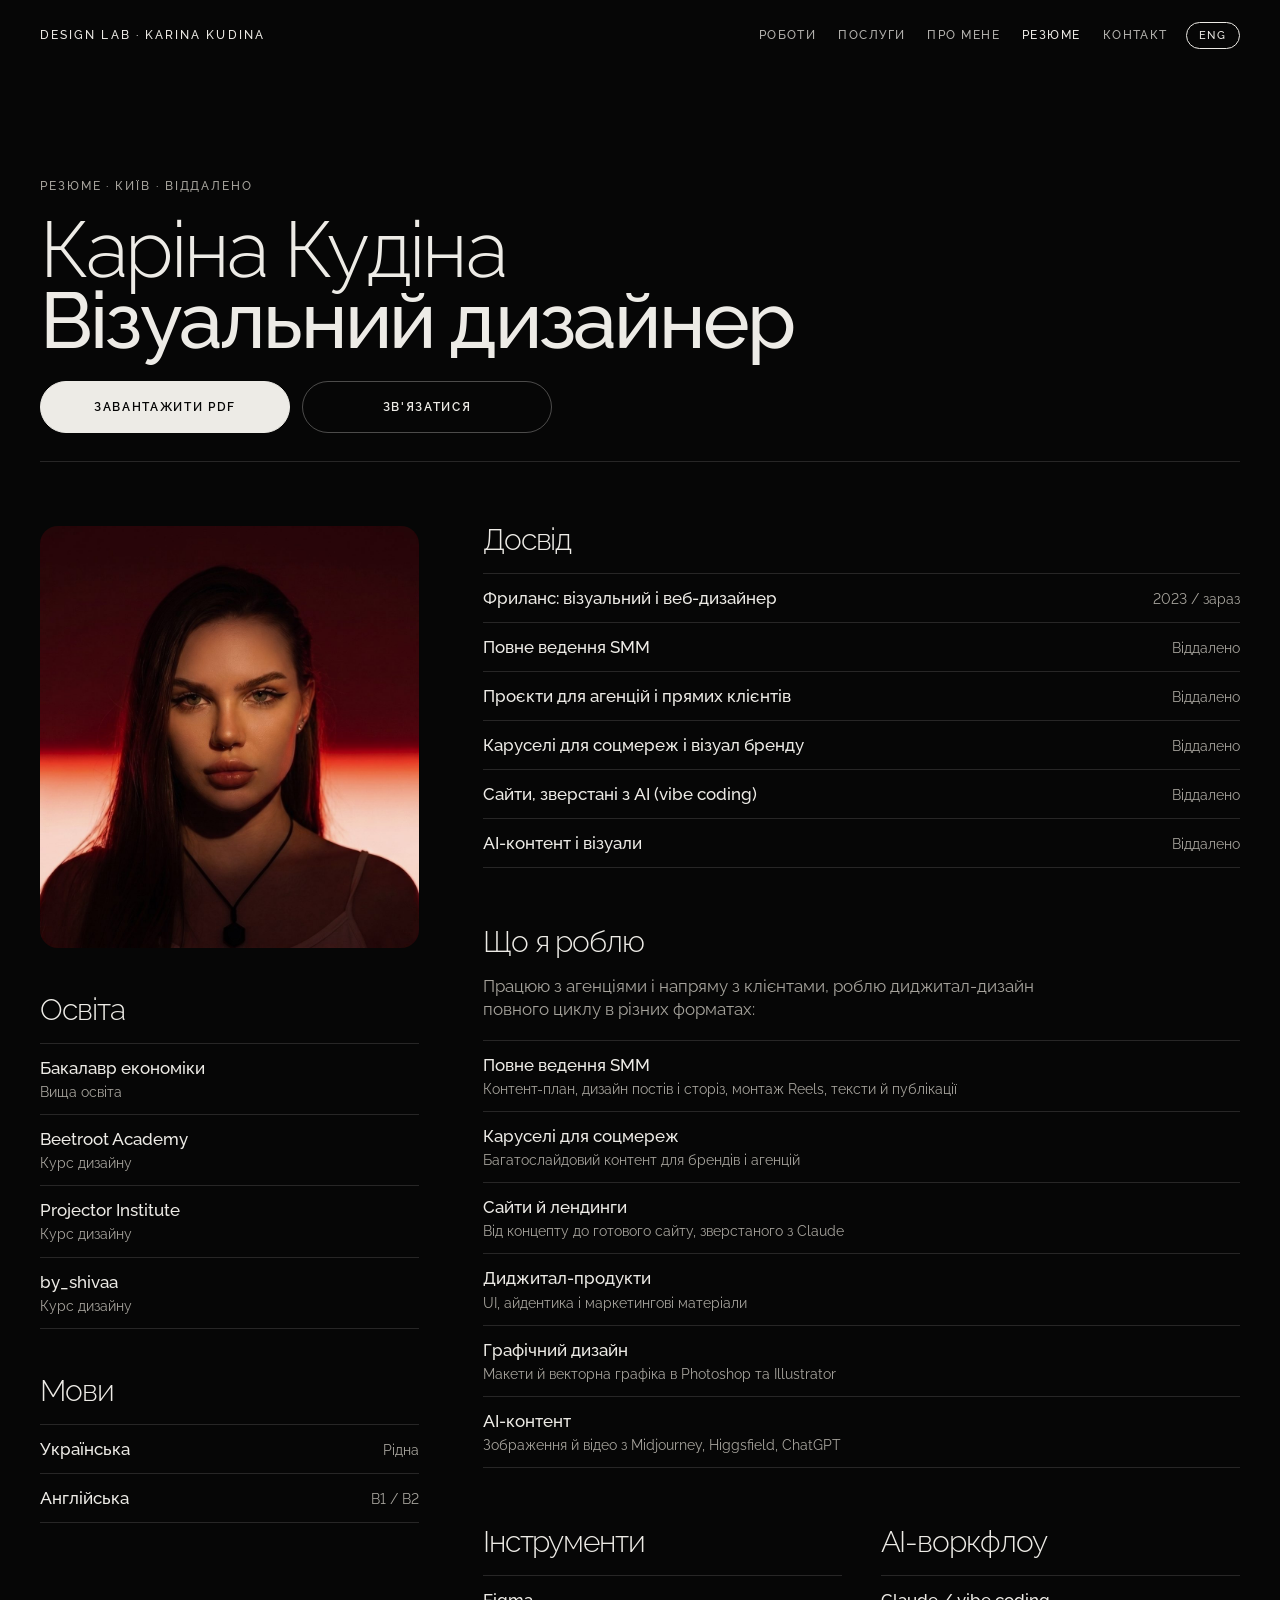
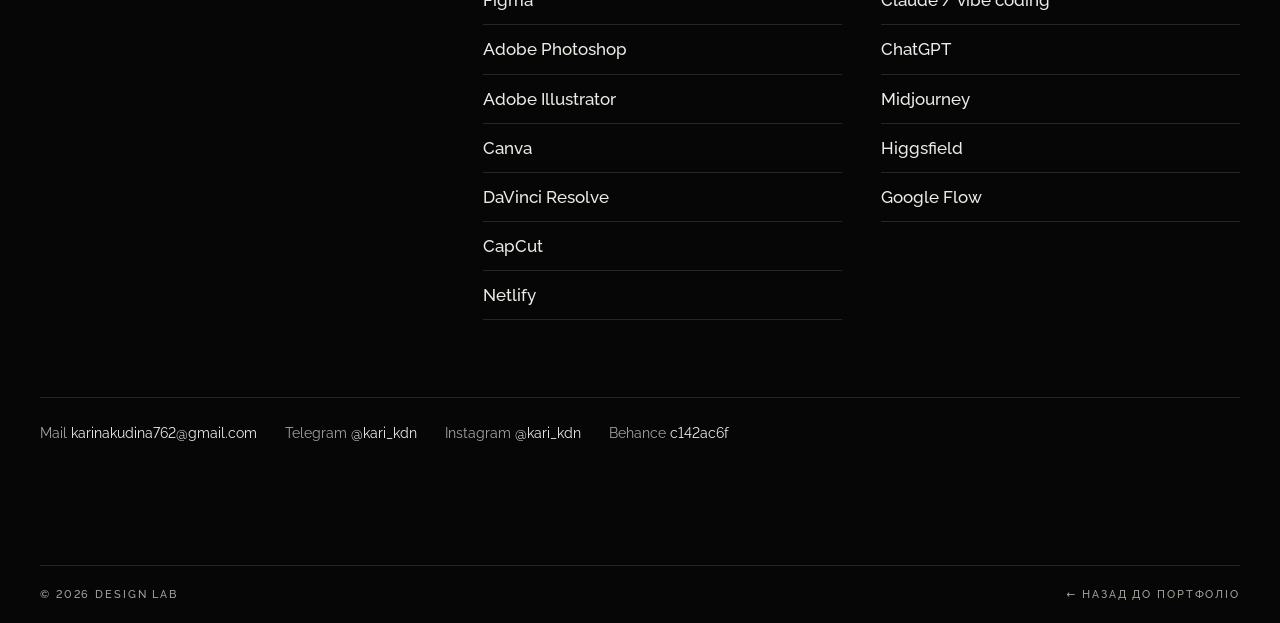
<file: resume/index.html>
<!DOCTYPE html>
<html lang="uk">
<head>
<meta charset="UTF-8">
<meta name="viewport" content="width=device-width, initial-scale=1">
<title>Резюме · Каріна Кудіна, візуальний дизайнер</title>
<meta name="description" content="Резюме Каріни Кудіної: візуальний і веб-дизайнер. Досвід, інструменти, AI-воркфлоу, освіта. PDF для завантаження.">
<meta name="robots" content="index, follow">
<meta name="theme-color" content="#060606">
<meta property="og:title" content="Резюме · Каріна Кудіна">
<meta property="og:description" content="Візуальний і веб-дизайнер. Сайти, ведення SMM, креативи, AI-контент.">
<meta property="og:type" content="profile">
<meta property="og:url" content="https://karidesigner.netlify.app/resume/">
<meta property="og:image" content="https://karidesigner.netlify.app/assets/og-cover.jpg">
<link rel="canonical" href="https://karidesigner.netlify.app/resume/">
<link rel="preconnect" href="https://fonts.googleapis.com">
<link rel="preconnect" href="https://fonts.gstatic.com" crossorigin>
<link href="https://fonts.googleapis.com/css2?family=Raleway:wght@200;300;400;500;600&display=swap" rel="stylesheet">
<link rel="icon" href="data:image/svg+xml,%3Csvg xmlns='http://www.w3.org/2000/svg' viewBox='0 0 32 32'%3E%3Crect width='32' height='32' fill='%23060606'/%3E%3Ccircle cx='16' cy='16' r='6' fill='none' stroke='%23EDEBE6' stroke-width='2'/%3E%3C/svg%3E">
<link rel="stylesheet" href="../assets/style.css">
<style>
  .cv{ padding-top:clamp(120px,14vw,170px); padding-bottom:clamp(40px,5vw,64px); }
  .cv-head{ display:flex; justify-content:space-between; align-items:flex-end; gap:24px; flex-wrap:wrap; border-bottom:1px solid var(--line); padding-bottom:28px; }
  .cv-head h1{ line-height:.9; margin-top:16px; }
  .cv-head .actions{ display:flex; gap:12px; flex-wrap:wrap; }
  .cv-grid{ display:grid; grid-template-columns:minmax(0,1fr) minmax(0,2fr); gap:clamp(32px,5vw,80px); margin-top:clamp(36px,5vw,64px); }
  .cv-photo{ border-radius:var(--r); overflow:hidden; background:var(--bg2); aspect-ratio:1000/1114; }
  .cv-photo img{ width:100%; height:100%; object-fit:cover; }
  .cv-side{ display:flex; flex-direction:column; gap:clamp(32px,4vw,48px); }
  .cv-main{ display:flex; flex-direction:column; gap:clamp(40px,5vw,60px); }
  .cv-block h2{ font-size:clamp(22px,2.4vw,30px); line-height:.9; margin-bottom:20px; }
  .cv-list{ list-style:none; border-top:1px solid var(--line); }
  .cv-list li{ display:flex; justify-content:space-between; align-items:baseline; gap:18px; padding:13px 0; border-bottom:1px solid var(--line); line-height:1.3; }
  .cv-list .k{ font-weight:500; }
  .cv-list .v{ color:var(--dim); font-size:14px; text-align:right; white-space:nowrap; }
  .cv-list .sub{ display:block; color:var(--dim); font-size:14px; margin-top:4px; }
  .cv-two{ display:grid; grid-template-columns:1fr 1fr; gap:var(--gap) clamp(24px,3vw,48px); }
  .cv-lede{ color:var(--dim); line-height:1.3; margin-bottom:20px; }
  .cv-contacts{ display:flex; flex-wrap:wrap; gap:10px 28px; margin-top:clamp(48px,6vw,80px); padding-top:24px; border-top:1px solid var(--line); }
  .cv-contacts a{ text-decoration:none; color:var(--dim); font-size:14px; }
  .cv-contacts a:hover{ color:var(--txt); }
  .cv-contacts a span{ color:var(--txt); }
  @media (max-width:860px){
    .cv-grid{ grid-template-columns:1fr; }
    .cv-photo{ max-width:420px; }
    .cv-head .actions{ width:100%; }
    .cv-head .btn{ flex:1 1 220px; min-width:0; }
  }
  @media (max-width:520px){
    .cv-two{ grid-template-columns:1fr; }
    .cv-list li{ flex-wrap:wrap; }
    .cv-list .v{ white-space:normal; text-align:left; }
  }
</style>
</head>
<body>
<a class="skip-link" href="#main" data-en="Skip to content">Перейти до вмісту</a>

<header class="site-header">
  <a class="brand" href="../">Design Lab · Karina Kudina</a>
  <div style="display:flex;align-items:center;gap:18px;">
    <nav class="nav-links" id="nav" aria-label="Primary">
      <a href="../#work" data-en="Work">Роботи</a>
      <a href="../#services" data-en="Services">Послуги</a>
      <a href="../#about" data-en="About">Про мене</a>
      <a href="./" class="active" data-en="Resume">Резюме</a>
      <a href="../#contact" data-en="Contact">Контакт</a>
    </nav>
    <button class="lang-toggle" data-lang-label aria-label="Switch language">ENG</button>
    <button class="nav-toggle" aria-label="Menu" aria-expanded="false" aria-controls="nav">
      <svg viewBox="0 0 24 24" fill="none" stroke="currentColor" stroke-width="2"><path d="M3 6h18M3 12h18M3 18h18"/></svg>
    </button>
  </div>
</header>

<main id="main" tabindex="-1" style="outline:none;">
<section class="cv">
  <div class="wrap">
    <div class="cv-head">
      <div>
        <span class="eyebrow" data-en="Resume · Kyiv · remote">Резюме · Київ · віддалено</span>
        <h1 data-en="Karina Kudina<br><b>Visual Designer</b>">Каріна Кудіна<br><b>Візуальний дизайнер</b></h1>
      </div>
      <div class="actions">
        <a class="btn btn-primary" href="Karina_Kudina_Resume.pdf" download data-en="Download PDF">Завантажити PDF</a>
        <a class="btn" href="../#contact" data-en="Let's talk">Зв'язатися</a>
      </div>
    </div>

    <div class="cv-grid">
      <aside class="cv-side">
        <figure class="cv-photo">
          <img src="../assets/karina-resume-web.jpg" alt="Каріна Кудіна, візуальний дизайнер" width="1000" height="1114">
        </figure>

        <div class="cv-block">
          <h2 data-en="Education">Освіта</h2>
          <ul class="cv-list">
            <li><div><span class="k" data-en="Bachelor's in Economics">Бакалавр економіки</span><span class="sub" data-en="University degree">Вища освіта</span></div></li>
            <li><div><span class="k">Beetroot Academy</span><span class="sub" data-en="Design course">Курс дизайну</span></div></li>
            <li><div><span class="k">Projector Institute</span><span class="sub" data-en="Design course">Курс дизайну</span></div></li>
            <li><div><span class="k">by_shivaa</span><span class="sub" data-en="Design course">Курс дизайну</span></div></li>
          </ul>
        </div>

        <div class="cv-block">
          <h2 data-en="Languages">Мови</h2>
          <ul class="cv-list">
            <li><span class="k" data-en="Ukrainian">Українська</span><span class="v" data-en="Native">Рідна</span></li>
            <li><span class="k" data-en="English">Англійська</span><span class="v">B1 / B2</span></li>
          </ul>
        </div>
      </aside>

      <div class="cv-main">
        <div class="cv-block">
          <h2 data-en="Experience">Досвід</h2>
          <ul class="cv-list">
            <li><span class="k" data-en="Freelance visual &amp; web designer">Фриланс: візуальний і веб-дизайнер</span><span class="v" data-en="2023 / present">2023 / зараз</span></li>
            <li><span class="k" data-en="Full SMM management">Повне ведення SMM</span><span class="v" data-en="Remote">Віддалено</span></li>
            <li><span class="k" data-en="Agency &amp; direct-client projects">Проєкти для агенцій і прямих клієнтів</span><span class="v" data-en="Remote">Віддалено</span></li>
            <li><span class="k" data-en="Social carousels &amp; brand visuals">Каруселі для соцмереж і візуал бренду</span><span class="v" data-en="Remote">Віддалено</span></li>
            <li><span class="k" data-en="Vibe-coded website builds">Сайти, зверстані з AI (vibe coding)</span><span class="v" data-en="Remote">Віддалено</span></li>
            <li><span class="k" data-en="AI content &amp; visual creation">AI-контент і візуали</span><span class="v" data-en="Remote">Віддалено</span></li>
          </ul>
        </div>

        <div class="cv-block">
          <h2 data-en="What I do">Що я роблю</h2>
          <p class="cv-lede" data-en="I work with agencies and direct clients, doing full-cycle digital design across formats:">Працюю з агенціями і напряму з клієнтами, роблю диджитал-дизайн повного циклу в різних форматах:</p>
          <ul class="cv-list">
            <li><div><span class="k" data-en="Full SMM management">Повне ведення SMM</span><span class="sub" data-en="Content plan, post &amp; story design, Reels editing, captions and publishing">Контент-план, дизайн постів і сторіз, монтаж Reels, тексти й публікації</span></div></li>
            <li><div><span class="k" data-en="Social media carousels">Каруселі для соцмереж</span><span class="sub" data-en="Multi-slide visual content for brand &amp; agency accounts">Багатослайдовий контент для брендів і агенцій</span></div></li>
            <li><div><span class="k" data-en="Websites &amp; landing pages">Сайти й лендинги</span><span class="sub" data-en="From concept to a vibe-coded build with Claude">Від концепту до готового сайту, зверстаного з Claude</span></div></li>
            <li><div><span class="k" data-en="Digital products">Диджитал-продукти</span><span class="sub" data-en="UI, branding and marketing assets across formats">UI, айдентика і маркетингові матеріали</span></div></li>
            <li><div><span class="k" data-en="Graphic design">Графічний дизайн</span><span class="sub" data-en="Layouts and vector basics in Photoshop &amp; Illustrator">Макети й векторна графіка в Photoshop та Illustrator</span></div></li>
            <li><div><span class="k" data-en="AI content creation">AI-контент</span><span class="sub" data-en="AI images and video with Midjourney, Higgsfield, ChatGPT">Зображення й відео з Midjourney, Higgsfield, ChatGPT</span></div></li>
          </ul>
        </div>

        <div class="cv-two">
          <div class="cv-block">
            <h2 data-en="Tools">Інструменти</h2>
            <ul class="cv-list">
              <li><span class="k">Figma</span></li>
              <li><span class="k">Adobe Photoshop</span></li>
              <li><span class="k">Adobe Illustrator</span></li>
              <li><span class="k">Canva</span></li>
              <li><span class="k">DaVinci Resolve</span></li>
              <li><span class="k">CapCut</span></li>
              <li><span class="k">Netlify</span></li>
            </ul>
          </div>
          <div class="cv-block">
            <h2 data-en="AI workflow">AI-воркфлоу</h2>
            <ul class="cv-list">
              <li><span class="k">Claude / vibe coding</span></li>
              <li><span class="k">ChatGPT</span></li>
              <li><span class="k">Midjourney</span></li>
              <li><span class="k">Higgsfield</span></li>
              <li><span class="k">Google Flow</span></li>
            </ul>
          </div>
        </div>
      </div>
    </div>

    <div class="cv-contacts">
      <a href="mailto:karinakudina762@gmail.com">Mail <span>karinakudina762@gmail.com</span></a>
      <a href="https://t.me/kari_kdn" target="_blank" rel="noopener">Telegram <span>@kari_kdn</span></a>
      <a href="https://www.instagram.com/kari_kdn" target="_blank" rel="noopener">Instagram <span>@kari_kdn</span></a>
      <a href="https://www.behance.net/c142ac6f" target="_blank" rel="noopener">Behance <span>c142ac6f</span></a>
    </div>
  </div>
</section>
</main>

<footer class="site-footer" style="padding-top:0;border-top:0;">
  <div class="wrap">
    <div class="footer-bottom">
      <span>© <span data-year></span> design lab</span>
      <a href="../" style="text-decoration:none;" data-en="← Back to portfolio">← Назад до портфоліо</a>
    </div>
  </div>
</footer>

<script src="../assets/main.js"></script>
</body>
</html>
</file>
<file: assets/style.css>
/* ============================================================
   KARINA KUDINA · PORTFOLIO · V3 CINEMATIC MINIMAL
   Image-led, near-black, thin type, mono captions, hairlines.
   ============================================================ */

:root{
  --bg:#060606;
  --bg2:#0D0D0D;
  --txt:#EDEBE6;
  --dim:#7C7A74;
  --line:rgba(237,235,230,.14);
  --line2:rgba(237,235,230,.3);

  --f-body:'Manrope', system-ui, sans-serif;
  --f-mono:'JetBrains Mono', ui-monospace, monospace;

  --sec-pad:clamp(80px, 10vw, 140px);
  --gap:clamp(14px, 1.8vw, 24px);
  --r:18px;                                /* corner radius for surfaces */
}

*,*::before,*::after{ box-sizing:border-box; margin:0; padding:0; }
html{ scroll-behavior:smooth; }
body{
  font-family:var(--f-body); background:var(--bg); color:var(--txt);
  line-height:1.65; font-size:16.5px; -webkit-font-smoothing:antialiased;
  overflow-x:hidden;
}
img{ display:block; max-width:100%; }
a{ color:inherit; }
::selection{ background:var(--txt); color:var(--bg); }
::-webkit-scrollbar{ width:10px; }
::-webkit-scrollbar-track{ background:var(--bg); }
::-webkit-scrollbar-thumb{ background:#2A2A2A; border-radius:6px; }

.skip-link{ position:absolute; left:-9999px; top:0; z-index:200; background:var(--txt); color:var(--bg); padding:10px 18px; text-decoration:none; }
.skip-link:focus{ left:12px; top:12px; }
:focus-visible{ outline:1px solid var(--txt); outline-offset:4px; }

.wrap{ max-width:1280px; margin-inline:auto; padding-inline:clamp(20px,3.4vw,40px); }
section{ padding-block:var(--sec-pad); }

h1,h2,h3{ font-weight:300; line-height:1.06; letter-spacing:-.02em; }
h1 b, h2 b, h3 b{ font-weight:800; }
h1{ font-size:clamp(44px,7.4vw,104px); }
h2{ font-size:clamp(30px,4vw,54px); }
h3{ font-size:clamp(18px,2vw,23px); font-weight:600; letter-spacing:0; }
p{ max-width:60ch; }
.hl{ font-weight:800; font-style:normal; color:var(--txt); background:none; }
.muted{ color:var(--dim); }
.mt-s{ margin-top:14px; } .mt-m{ margin-top:36px; } .mt-l{ margin-top:56px; }
.center{ text-align:center; }

.eyebrow{
  font-family:var(--f-mono); font-size:11px; text-transform:uppercase;
  letter-spacing:.22em; color:var(--dim);
}
.section-head{ margin-bottom:clamp(36px,4.5vw,56px); border-bottom:1px solid var(--line); padding-bottom:20px; display:flex; justify-content:space-between; align-items:flex-end; gap:24px; flex-wrap:wrap; }
.section-head h2{ margin-top:14px; }
.section-head p{ color:var(--dim); font-size:15.5px; }
.section-head .idx{ font-family:var(--f-mono); font-size:11px; color:var(--dim); letter-spacing:.18em; text-transform:uppercase; white-space:nowrap; padding-bottom:6px; }

/* ---------- BUTTONS ---------- */
.btn{
  display:inline-flex; align-items:center; gap:10px;
  font-family:var(--f-mono); font-size:12px; text-transform:uppercase; letter-spacing:.14em;
  text-decoration:none; padding:16px 30px; cursor:pointer;
  border-radius:999px; min-width:236px; justify-content:center; text-align:center;
  background:var(--txt); color:var(--bg); border:1px solid var(--txt); font-weight:700;
  transition:opacity .18s ease;
}
.btn:hover{ opacity:.82; }

/* ---------- HEADER (fixed, blend) ---------- */
.site-header{
  position:fixed; inset:0 0 auto 0; z-index:100;
  display:flex; justify-content:space-between; align-items:center;
  padding:22px clamp(20px,3.4vw,40px);
  border-bottom:1px solid transparent;
  transition:background .25s ease, border-color .25s ease, padding .25s ease;
}
.site-header.scrolled{
  background:rgba(6,6,6,.84);
  -webkit-backdrop-filter:blur(14px); backdrop-filter:blur(14px);
  border-bottom-color:var(--line);
  padding-block:14px;
}
.brand{ font-family:var(--f-mono); font-size:11.5px; text-transform:uppercase; letter-spacing:.18em; text-decoration:none; color:var(--txt); }
.nav-links{ display:flex; align-items:center; gap:22px; }
.nav-links a{
  font-family:var(--f-mono); font-size:11px; text-transform:uppercase; letter-spacing:.16em;
  color:var(--txt); opacity:.75; text-decoration:none;
}
.nav-links a:hover, .nav-links a.active{ opacity:1; }
.lang-toggle{
  font-family:var(--f-mono); font-size:11px; letter-spacing:.16em; text-transform:uppercase;
  background:none; border:1px solid currentColor; border-radius:999px; color:var(--txt);
  padding:6px 12px; cursor:pointer;
}
.nav-toggle{ display:none; background:none; border:1px solid currentColor; border-radius:8px; color:var(--txt); padding:7px; cursor:pointer; }
.nav-toggle svg{ width:20px; height:20px; display:block; }

/* ---------- HERO ---------- */
.hero{ position:relative; height:100svh; min-height:640px; padding:0; overflow:hidden; }
.hero-img{ position:absolute; inset:0; }
.hero-img img{ width:100%; height:100%; object-fit:cover; opacity:.6; }
.hero::after{ content:""; position:absolute; inset:0; background:linear-gradient(to top, rgba(6,6,6,.94), rgba(6,6,6,.12) 55%); }
.hero-inner{ position:absolute; inset:auto clamp(20px,3.4vw,40px) 46px; z-index:2; }
.hero h1{ margin-top:18px; }
.hero-foot{ display:flex; justify-content:space-between; align-items:flex-end; margin-top:32px; gap:40px; flex-wrap:wrap; }
.hero .lead{ color:var(--dim); font-size:16.5px; max-width:52ch; }
.hero .lead b{ color:var(--txt); font-weight:600; }
.hero-cta{ display:flex; gap:12px; align-items:center; flex-wrap:wrap; }
.scroll-hint{ font-family:var(--f-mono); font-size:10.5px; letter-spacing:.24em; text-transform:uppercase; color:var(--dim); }

/* stats strip */
.hero-meta{
  display:grid; grid-template-columns:repeat(3,1fr); gap:var(--gap);
  border-top:1px solid var(--line); border-bottom:1px solid var(--line);
  padding-block:26px; margin-top:0;
}
.hero-meta > div{ text-align:center; }
.hero-meta .num{ font-weight:300; font-size:clamp(30px,3.6vw,48px); letter-spacing:-.02em; }
.hero-meta .lbl{ font-family:var(--f-mono); font-size:10.5px; text-transform:uppercase; letter-spacing:.2em; color:var(--dim); margin-top:6px; }

/* ---------- TICKER ---------- */
.vel{ padding:0; border-bottom:1px solid var(--line); overflow:hidden; white-space:nowrap; }
.vel-track{
  display:inline-flex; align-items:center; gap:30px; padding:12px 0;
  font-family:var(--f-mono); font-size:11px; text-transform:uppercase; letter-spacing:.22em; color:var(--dim);
  animation:mq linear infinite; will-change:transform;
}
.vel-track > *{ margin-right:30px; }
.vel-track .o{ color:var(--txt); }
.vel-track .star{ color:var(--txt); }
@keyframes mq{ to{ transform:translateX(-50%); } }

/* ---------- ABOUT: full-width title, photo + copy + facts rail ---------- */
.about-head{
  display:flex; justify-content:space-between; align-items:flex-end; gap:24px; flex-wrap:wrap;
  border-bottom:1px solid var(--line); padding-bottom:22px; margin-bottom:clamp(36px,5vw,64px);
}
.about-head h2{ margin-top:14px; max-width:20ch; }
.about-head .idx{ font-family:var(--f-mono); font-size:11px; color:var(--dim); letter-spacing:.18em; text-transform:uppercase; white-space:nowrap; padding-bottom:6px; }
.about-layout{ display:grid; grid-template-columns:.9fr 1.3fr .55fr; gap:clamp(28px,4vw,72px); align-items:start; }
.about-photo{ position:relative; }
.about-photo img{ width:100%; aspect-ratio:3/4; object-fit:cover; border-radius:var(--r); }
.about-tag{
  position:absolute; top:14px; left:14px; z-index:2;
  font-family:var(--f-mono); font-size:10px; text-transform:uppercase; letter-spacing:.16em;
  color:var(--txt); background:rgba(6,6,6,.72);
  -webkit-backdrop-filter:blur(8px); backdrop-filter:blur(8px);
  border:1px solid var(--line2); border-radius:999px; padding:7px 14px;
}
.about-photo .cap{ margin-top:12px; font-family:var(--f-mono); font-size:10.5px; color:var(--dim); text-transform:uppercase; letter-spacing:.14em; display:flex; justify-content:space-between; }
.about-lede{ font-size:clamp(20px,2.1vw,27px); font-weight:300; line-height:1.45; letter-spacing:-.01em; max-width:32ch; }
.about-lede b{ font-weight:800; color:var(--txt); }
.about-copy p + p{ margin-top:20px; font-size:17px; color:var(--dim); }
.about-copy p b{ color:var(--txt); font-weight:600; }
.about-side .eyebrow{ display:block; margin-bottom:14px; }
.af{ display:flex; gap:14px; align-items:baseline; border-top:1px solid var(--line); padding:14px 0; }
.af:last-child{ border-bottom:1px solid var(--line); }
.af .af-n{ font-family:var(--f-mono); font-size:10.5px; color:var(--dim); letter-spacing:.14em; }
.af p{ font-size:14.5px; }

/* ---------- COMPOSED HEADING (Shilo-style: giant title + satellite words) ---------- */
.comp{ position:relative; text-align:center; margin-bottom:clamp(44px,6vw,80px); padding-inline:clamp(10px,6vw,90px); }
.comp .comp-kicker{
  display:block; font-family:var(--f-mono); font-size:11px; text-transform:uppercase;
  letter-spacing:.24em; color:var(--dim); margin-bottom:20px;
}
.comp h2{
  font-size:clamp(44px,8.6vw,128px); font-weight:800; text-transform:uppercase;
  line-height:.92; letter-spacing:-.03em;
}
.comp .sat{
  position:absolute; font-family:var(--f-mono); font-size:10.5px; letter-spacing:.18em;
  text-transform:uppercase; color:var(--dim); white-space:nowrap; z-index:3;
}
.comp .s1{ left:0; top:38%; }
.comp .s2{ right:0; top:38%; }
.comp .s3{ left:clamp(0px,4vw,60px); bottom:-26px; }
.comp .s4{ right:clamp(0px,4vw,60px); bottom:-26px; }
.comp .pic{
  position:absolute; width:clamp(84px,9vw,140px); z-index:2;
  border:1px solid var(--line2); border-radius:12px; overflow:hidden;
  transition:transform .3s ease;
}
.comp .pic img{ width:100%; aspect-ratio:3/4; object-fit:cover; display:block; }
.comp .p1{ left:clamp(0px,5vw,70px); top:-34px; transform:rotate(-7deg); }
.comp .p2{ right:clamp(0px,5vw,70px); bottom:-44px; transform:rotate(6deg); }
.comp .pic:hover{ transform:rotate(0deg) scale(1.05); }
.comp-lead{ text-align:center; color:var(--dim); max-width:54ch; margin:0 auto clamp(40px,6vw,72px); }

/* mentoring: photos live in the side gutters, title keeps clear air */
#mentoring .comp{ padding-inline:clamp(110px,15vw,210px); }
#mentoring .comp h2{ font-size:clamp(40px,7.2vw,108px); }
#mentoring .comp .s1, #mentoring .comp .s2{ top:6%; }
#mentoring .comp .pic{ width:clamp(72px,8vw,118px); }
#mentoring .comp .p1{ left:0; top:auto; bottom:14%; transform:rotate(-6deg); }
#mentoring .comp .p2{ right:0; top:auto; bottom:14%; transform:rotate(5deg); }
@media (max-width:1100px){
  #mentoring .comp .pic{ display:none; }
  #mentoring .comp{ padding-inline:clamp(10px,6vw,90px); }
}

/* ---------- SKILLS ---------- */
.skill-list{ font-weight:300; font-size:clamp(22px,3.2vw,40px); line-height:1.7; letter-spacing:-.01em; max-width:100%; }
.skill-list .sep{ color:var(--dim); padding-inline:14px; }
.skill-list b{ font-weight:800; }
.skill-list .ghost{ color:var(--txt); font-weight:300; font-style:italic; }
.skill-list .dim{ color:var(--dim); }
.grid{ display:grid; gap:var(--gap); }
.cols-4{ grid-template-columns:repeat(4,1fr); }
.card{ border-top:1px solid var(--line); padding-top:20px; }
.card h3{ margin-bottom:8px; }
.card p{ font-size:14.5px; color:var(--dim); }
.card .ico{ display:none; }

/* ---------- WORK: giant cropped word + mosaic ---------- */
#work{ overflow:hidden; }
.giant{
  font-weight:800; text-transform:uppercase; line-height:.8; letter-spacing:-.04em;
  font-size:clamp(56px,22vw,360px); white-space:nowrap; user-select:none;
  color:var(--txt);
  margin:0 0 clamp(24px,4vw,44px) -0.04em;
}
.work-meta{
  display:flex; justify-content:space-between; align-items:baseline; gap:24px; flex-wrap:wrap;
  border-top:1px solid var(--line); padding-top:18px; margin-bottom:clamp(30px,4vw,48px);
}
.work-meta h2{ font-size:15.5px; font-weight:400; letter-spacing:0; line-height:1.6; color:var(--dim); max-width:56ch; }
.work-meta .idx{ font-family:var(--f-mono); font-size:11px; color:var(--dim); letter-spacing:.18em; text-transform:uppercase; white-space:nowrap; }

.mosaic{ display:grid; grid-template-columns:repeat(6,1fr); gap:var(--gap); }
.tile{ position:relative; overflow:hidden; display:block; text-decoration:none; grid-column:span 3; border-radius:var(--r); }
.tile.wide{ grid-column:span 6; }
.tile.third{ grid-column:span 2; }
.tile img{ width:100%; height:100%; object-fit:cover; object-position:top; aspect-ratio:16/10; transition:transform .6s ease; }
.tile.wide img{ aspect-ratio:21/9; }
.tile:hover img{ transform:scale(1.03); }
.tile::after{ content:""; position:absolute; inset:0; background:linear-gradient(to top, rgba(6,6,6,.78), transparent 50%); opacity:0; transition:opacity .3s ease; }
.tile .cap{
  position:absolute; left:16px; right:16px; bottom:14px; z-index:2;
  display:flex; justify-content:space-between; gap:12px; align-items:baseline;
  font-family:var(--f-mono); font-size:11px; letter-spacing:.14em; text-transform:uppercase;
  opacity:0; transform:translateY(6px); transition:opacity .3s ease, transform .3s ease;
}
.tile .cap .t{ color:var(--dim); }
.tile:hover::after{ opacity:1; }
.tile:hover .cap{ opacity:1; transform:none; }
.tile:focus-visible::after, .tile:focus-visible .cap{ opacity:1; transform:none; }
.tile.cta{ display:grid; place-items:center; border:1px solid var(--line); aspect-ratio:auto; min-height:180px; }
.tile.cta span{ font-family:var(--f-mono); font-size:12px; letter-spacing:.2em; text-transform:uppercase; color:var(--dim); }
.tile.cta:hover span{ color:var(--txt); }

/* ---------- SERVICES: centered list ---------- */
.svc-wrap{ max-width:860px; margin-inline:auto; text-align:center; }
.svc-wrap .eyebrow{ display:block; margin-bottom:26px; }
.svc-list{ list-style:none; }
.svc-list li{ margin-block:6px; }
.svc-list a{
  display:inline-block; padding:14px clamp(18px,3vw,40px); text-decoration:none;
  font-weight:300; font-size:clamp(26px,4.2vw,56px); letter-spacing:-.02em; line-height:1.12;
  border-radius:var(--r); text-wrap:balance;
  transition:font-weight .15s ease, background .15s ease, color .15s ease;
}
.svc-list a:hover, .svc-list a:focus-visible{ font-weight:800; background:var(--txt); color:var(--bg); }
.svc-list .d{ display:block; font-family:var(--f-mono); font-size:11px; letter-spacing:.16em; text-transform:uppercase; color:var(--dim); margin-top:8px; }
.svc-list a:hover .d, .svc-list a:focus-visible .d{ color:var(--bg); opacity:.65; }

/* ---------- PROCESS ---------- */
.proc-grid{ display:grid; grid-template-columns:repeat(4,1fr); gap:0; border:1px solid var(--line); border-right:none; border-bottom:none; border-radius:var(--r); overflow:hidden; }
.pstep{ border-right:1px solid var(--line); border-bottom:1px solid var(--line); padding:24px; }
.pstep .pdot{ font-family:var(--f-mono); font-size:11px; color:var(--dim); letter-spacing:.16em; margin-bottom:14px; }
.pstep h3{ font-size:17px; }
.pstep p{ font-size:13.5px; color:var(--dim); margin-top:6px; }

/* ---------- MENTORING ---------- */
.track{
  display:grid; grid-template-columns:110px 1fr 1.15fr; gap:clamp(22px,3.4vw,56px);
  align-items:start; padding:clamp(30px,4.4vw,54px) 0; border-top:1px solid var(--line);
}
.track:last-of-type{ border-bottom:1px solid var(--line); }
.tnum{ font-family:var(--f-mono); font-size:11px; text-transform:uppercase; letter-spacing:.2em; color:var(--dim); padding-top:12px; }
.track h3{ font-weight:300; font-size:clamp(28px,3.8vw,54px); letter-spacing:-.02em; line-height:1.04; }
.track h3 b{ font-weight:800; }
.track .t-desc{ margin-top:14px; font-size:15.5px; color:var(--dim); }
.mc-list{ list-style:none; columns:2; column-gap:clamp(20px,3vw,44px); }
.mc-list li{
  font-size:14px; padding:8px 0 8px 22px; position:relative; color:var(--dim);
  break-inside:avoid; border-bottom:1px solid var(--line);
}
.mc-list li::before{ content:"/"; position:absolute; left:0; color:var(--txt); }

.review-band{
  display:grid; grid-template-columns:1.05fr .95fr; gap:clamp(28px,4vw,56px); align-items:center;
  border:1px solid var(--line); border-radius:var(--r); padding:clamp(26px,3.4vw,48px); margin-top:var(--gap); background:var(--bg2);
}
.review-band h3{ font-size:clamp(21px,2.4vw,28px); font-weight:300; }
.review-band h3 b{ font-weight:800; }
.review-band p{ margin-top:12px; color:var(--dim); font-size:15px; }
.review-list{ list-style:none; display:grid; }
.review-list li{ display:flex; gap:12px; align-items:center; font-size:14.5px; padding:12px 0; border-bottom:1px solid var(--line); color:var(--dim); }
.review-list li:last-child{ border-bottom:none; }
.review-list svg{ width:14px; height:14px; flex:none; color:var(--txt); }

.format-row{ display:grid; grid-template-columns:repeat(3,1fr); gap:var(--gap); }
.format-item{ display:flex; gap:16px; border-top:1px solid var(--line); padding-top:18px; }
.format-item .fnum{ font-family:var(--f-mono); font-size:11px; color:var(--dim); padding-top:5px; }
.format-item h4{ font-size:16.5px; font-weight:600; }
.format-item p{ font-size:13.5px; color:var(--dim); margin-top:6px; }

/* ---------- PRICING: editorial rows, light and compact ---------- */
#pricing{ padding-block:clamp(64px,8vw,110px); }
.price-rows{ display:grid; }
.price{
  display:grid; grid-template-columns:.85fr 1fr 1.15fr auto; gap:clamp(16px,2.4vw,40px);
  align-items:center; padding:clamp(20px,2.8vw,34px) clamp(6px,1.4vw,18px);
  border-top:1px solid var(--line); position:relative;
}
.price:last-of-type{ border-bottom:1px solid var(--line); }
.price h3{ font-family:var(--f-mono); font-size:11px; font-weight:400; text-transform:uppercase; letter-spacing:.2em; color:var(--dim); }
.price .amount{ font-weight:300; font-size:clamp(28px,3.6vw,52px); letter-spacing:-.03em; line-height:.95; margin-top:8px; white-space:nowrap; }
.price .amount small{ font-size:.34em; color:var(--dim); letter-spacing:0; }
.price .from{ font-size:13.5px; color:var(--dim); max-width:24ch; }
.price ul{ list-style:none; display:grid; }
.price li{ display:flex; gap:9px; align-items:flex-start; font-size:13px; color:var(--dim); padding:5px 0; }
.price li svg{ width:11px; height:11px; flex:none; margin-top:4px; color:var(--txt); }
.price .btn{ justify-self:end; min-width:0; padding:11px 22px; font-size:11px; }
.price.featured{
  background:var(--txt); color:var(--bg); border-radius:var(--r);
  border-top:none; margin-block:8px; padding-inline:clamp(18px,2.4vw,34px);
}
.price.featured + .price{ border-top:none; }
.price.featured h3, .price.featured .from, .price.featured li{ color:#55534E; }
.price.featured li svg{ color:var(--bg); }
.price.featured .badge{
  position:absolute; top:14px; right:16px; font-family:var(--f-mono); font-size:9px;
  text-transform:uppercase; letter-spacing:.16em; background:var(--bg); color:var(--txt);
  border-radius:999px; padding:5px 11px;
}
.price.featured .btn{ background:var(--bg); color:var(--txt); border-color:var(--bg); }
.budget-note{ margin-top:clamp(22px,3vw,34px); text-align:center; }
.bn-card{ display:inline-block; font-weight:300; font-size:clamp(15px,1.8vw,20px); letter-spacing:-.01em; color:var(--dim); }
.bn-card b{ color:var(--txt); font-weight:800; }
.bn-ico{ display:none; }

/* ---------- TESTIMONIALS: editorial ledger, names on one guide ---------- */
.testi-list{ display:grid; }
.testi{
  display:grid; grid-template-columns:56px 230px 1fr; gap:clamp(20px,3vw,56px);
  align-items:start; padding:clamp(22px,3vw,38px) 0; border-top:1px solid var(--line);
  transition:background .2s ease;
}
.testi:last-child{ border-bottom:1px solid var(--line); }
.t-idx{ font-family:var(--f-mono); font-size:11px; color:var(--dim); letter-spacing:.16em; padding-top:7px; }
.t-who b{ display:block; font-size:15.5px; font-weight:600; letter-spacing:-.01em; }
.t-who span{ display:block; margin-top:6px; font-family:var(--f-mono); font-size:10.5px; color:var(--dim); text-transform:uppercase; letter-spacing:.12em; }
.t-text{ font-size:clamp(17px,1.7vw,21px); font-weight:300; line-height:1.55; letter-spacing:-.01em; max-width:52ch; margin:0; }

/* ---------- CONTACT ---------- */
.mail-line{
  display:block; text-align:center; text-decoration:none;
  font-weight:300; font-size:clamp(26px,5vw,72px); letter-spacing:-.02em; line-height:1.1;
  margin:0 auto clamp(44px,6vw,80px); max-width:fit-content;
  border-bottom:1px solid var(--line2); padding-bottom:10px;
  transition:font-weight .15s ease, border-color .15s ease;
}
.mail-line .arr{ font-size:.6em; vertical-align:.28em; color:var(--dim); }
.mail-line:hover{ font-weight:800; border-color:var(--txt); }
.mail-line:hover .arr{ color:var(--txt); }

.contact-grid{ display:grid; grid-template-columns:1.1fr .9fr; gap:clamp(36px,5vw,80px); align-items:start; }
form{ display:grid; gap:24px; }
form .btn{ justify-self:center; }
.field label{
  display:block; font-family:var(--f-mono); font-size:10.5px; text-transform:uppercase;
  letter-spacing:.2em; color:var(--dim); margin-bottom:8px;
}
.field input, .field select, .field textarea{
  width:100%; font:inherit; font-size:16px; color:var(--txt);
  background:none; border:none; border-bottom:1px solid var(--line2);
  padding:8px 2px 12px; border-radius:0; transition:border-color .15s ease;
}
.field select option{ color:var(--bg); }
.field textarea{ min-height:110px; resize:vertical; }
.field input:focus, .field select:focus, .field textarea:focus{ outline:none; border-bottom-color:var(--txt); }
.field ::placeholder{ color:var(--dim); opacity:.7; }
.form-success{ display:none; border:1px solid var(--txt); padding:14px 18px; font-size:14.5px; }
.form-success.show{ display:block; }

/* alt-contact: tappable channel cards */
.alt-contact{ display:grid; gap:12px; }
.alt-status{
  display:flex; align-items:center; gap:10px; margin-bottom:8px;
  font-family:var(--f-mono); font-size:10.5px; text-transform:uppercase; letter-spacing:.16em; color:var(--dim);
}
.alt-link{
  position:relative; display:block; text-decoration:none;
  border:1px solid var(--line); border-radius:var(--r); background:var(--bg2);
  padding:16px 54px 16px 20px;
  transition:background .2s ease, color .2s ease, border-color .2s ease;
}
.al-top{ display:block; font-family:var(--f-mono); font-size:10px; text-transform:uppercase; letter-spacing:.18em; color:var(--dim); }
.al-top em{ font-style:normal; opacity:.75; }
.al-top em::before{ content:"· "; }
.al-val{ display:block; margin-top:6px; font-size:clamp(15.5px,1.5vw,18px); font-weight:600; letter-spacing:-.01em; overflow-wrap:anywhere; }
.al-arr{
  position:absolute; right:20px; top:50%; transform:translateY(-50%);
  font-family:var(--f-mono); font-size:14px; color:var(--dim);
  transition:transform .2s ease, color .2s ease;
}
.alt-link:hover, .alt-link:focus-visible{ background:var(--txt); border-color:var(--txt); color:var(--bg); }
.alt-link:hover .al-top, .alt-link:focus-visible .al-top{ color:var(--bg); opacity:.7; }
.alt-link:hover .al-arr, .alt-link:focus-visible .al-arr{ color:var(--bg); transform:translate(3px,-50%); }
.avail-dot{ width:8px; height:8px; border-radius:50%; background:#4ADE80; display:inline-block; flex:none; }

/* ---------- FOOTER ---------- */
.site-footer{ border-top:1px solid var(--line); padding-top:clamp(44px,6vw,72px); overflow:hidden; }
.footer-giant{
  font-weight:800; text-transform:uppercase; letter-spacing:-.03em;
  font-size:clamp(40px,9.5vw,140px); line-height:.95; white-space:nowrap;
  color:var(--txt);
  user-select:none; margin-bottom:clamp(36px,5vw,60px); padding-inline:clamp(20px,3.4vw,40px);
}
.footer-grid{ display:grid; grid-template-columns:1.2fr 1.8fr; gap:clamp(30px,4vw,64px); }
.site-footer .brand{ font-size:12px; }
.site-footer p{ margin-top:14px; font-size:14px; color:var(--dim); }
.footer-cols{ display:grid; grid-template-columns:repeat(3,1fr); gap:var(--gap); }
.footer-col h4{ font-family:var(--f-mono); font-size:10px; text-transform:uppercase; letter-spacing:.2em; color:var(--dim); margin-bottom:14px; font-weight:400; }
.footer-col a{ display:block; text-decoration:none; padding-block:5px; font-size:14px; color:var(--dim); }
.footer-col a:hover{ color:var(--txt); }
.footer-bottom{
  display:flex; align-items:center; justify-content:space-between; gap:16px; flex-wrap:wrap;
  border-top:1px solid var(--line); margin-top:clamp(36px,5vw,56px); padding-block:20px;
  font-family:var(--f-mono); font-size:10.5px; text-transform:uppercase; letter-spacing:.18em; color:var(--dim);
}
.footer-social{ display:flex; gap:16px; }
.footer-social a{ color:var(--dim); }
.footer-social a:hover{ color:var(--txt); }
.footer-social svg{ width:16px; height:16px; }

/* ---------- REVEAL ---------- */
.reveal{ opacity:0; transform:translateY(18px); transition:opacity .7s ease, transform .7s ease; }
.reveal.in{ opacity:1; transform:none; }

/* ---------- RESPONSIVE ---------- */
@media (max-width:1020px){
  .cols-4{ grid-template-columns:repeat(2,1fr); }
  .proc-grid{ grid-template-columns:repeat(2,1fr); }
  .tile, .tile.third{ grid-column:span 3; }
  .about-layout{ grid-template-columns:.9fr 1.1fr; }
  .about-side{ grid-column:1/-1; }
  .about-side .af{ padding:12px 0; }
}
@media (max-width:860px){
  .site-header{ background:linear-gradient(to bottom, rgba(6,6,6,.9), rgba(6,6,6,0)); }
  .nav-links{
    display:none; position:fixed; inset:0; z-index:120; background:var(--bg);
    flex-direction:column; align-items:center; justify-content:center; gap:26px;
  }
  .nav-links.open{ display:flex; }
  .nav-links a{ font-size:16px; }
  .nav-toggle{ display:block; position:relative; z-index:130; }
  .hero-grid{ grid-template-columns:1fr; }
  .about-layout{ grid-template-columns:1fr; }
  .about-photo{ max-width:380px; }
  .testi{ grid-template-columns:1fr; gap:10px; }
  .t-idx{ padding-top:0; }
  .t-text{ margin-top:4px; }
  .tile, .tile.third, .tile.wide{ grid-column:span 6; }
  .track{ grid-template-columns:1fr; gap:16px; padding-block:26px; }
  .tnum{ padding-top:0; }
  .mc-list{ columns:1; }
  .review-band{ grid-template-columns:1fr; }
  .format-row{ grid-template-columns:1fr; }
  .price{ grid-template-columns:1fr; gap:18px; padding-block:26px; }
  .price .btn{ justify-self:start; }
  .comp .pic{ display:none; }
  .contact-grid{ grid-template-columns:1fr; }
  .footer-grid{ grid-template-columns:1fr; }
}
@media (max-width:760px){
  .comp .sat{ position:static; display:inline-block; margin:14px 10px 0; }
}
@media (max-width:560px){
  .hero-meta{ grid-template-columns:1fr; gap:18px; }
  .cols-4{ grid-template-columns:1fr; }
  .proc-grid{ grid-template-columns:1fr; }
}

/* ---------- REDUCED MOTION ---------- */
@media (prefers-reduced-motion:reduce){
  html{ scroll-behavior:auto; }
  *,*::before,*::after{ animation-duration:.01ms !important; transition-duration:.01ms !important; }
  .reveal{ opacity:1; transform:none; }
  .vel-track{ animation:none; }
}

/* ---------- SMM ---------- */
.smm-grid{ display:grid; grid-template-columns:repeat(4,1fr); gap:var(--gap); }
.smm-tile{ position:relative; display:block; overflow:hidden; border-radius:var(--r); background:var(--bg2); aspect-ratio:4/5; text-decoration:none; }
.smm-tile img{ width:100%; height:100%; object-fit:cover; transition:transform .6s ease; }
.smm-tile:hover img{ transform:scale(1.04); }
.smm-tile.more{ display:flex; flex-direction:column; justify-content:center; align-items:center; gap:14px; padding:24px; text-align:center; border:1px solid var(--line); background:transparent; transition:background .3s ease, color .3s ease; }
.smm-tile.more .m-big{ font-size:clamp(24px,2.6vw,34px); font-weight:300; line-height:1.15; }
.smm-tile.more .m-sub{ font-family:var(--f-mono); font-size:11px; letter-spacing:.14em; text-transform:uppercase; color:var(--dim); line-height:1.6; }
.smm-tile.more:hover{ background:var(--txt); color:var(--bg); }
.smm-tile.more:hover .m-sub{ color:var(--bg); opacity:.65; }
@media (max-width:1020px){ .smm-grid{ grid-template-columns:repeat(3,1fr); } }
@media (max-width:560px){ .smm-grid{ grid-template-columns:repeat(2,1fr); } }

/* ============================================================
   REFINED LAYER · lighter type, serif italic accents, quiet motion
   ============================================================ */
:root{
  --f-serif:'Cormorant Garamond', 'Times New Roman', serif;
  --ease:cubic-bezier(.22,1,.36,1);
}
body{ font-weight:300; }

/* accents: bold → elegant serif italic */
h1 b, h2 b, h3 b, h1 em, h2 em, .giant em, .footer-giant em,
.about-lede b, .bn-card b, .track h3 b, .review-band h3 b{
  font-family:var(--f-serif); font-style:italic; font-weight:400;
  font-size:1.12em; letter-spacing:-.01em; line-height:.9;
}
.about-copy p b, .hero .lead b{ font-weight:500; }
h1, h2{ font-weight:200; letter-spacing:-.035em; }
h1{ font-size:clamp(40px,6.2vw,92px); line-height:1.02; }
h2{ font-size:clamp(28px,3.4vw,46px); line-height:1.1; }
h3{ font-weight:500; }

/* composed headings: no more caps block */
.comp h2{
  font-size:clamp(40px,6.4vw,96px); font-weight:200; text-transform:none;
  line-height:1; letter-spacing:-.045em;
}
.comp .sat{ letter-spacing:.24em; font-size:10px; }

/* skills list: lighter, smaller */
.skill-list{ font-size:clamp(19px,2.3vw,30px); line-height:1.75; font-weight:200; }
.skill-list b{ font-weight:400; }
.skill-list .ghost{ font-family:var(--f-serif); font-style:italic; font-size:1.12em; font-weight:400; }
.skill-list .sep{ padding-inline:10px; opacity:.5; }
.skill-list > *:not(.sep){ white-space:nowrap; }
.skill-list > *{ transition:opacity .4s var(--ease), color .4s var(--ease); }
.skill-list:hover > *:not(.sep){ opacity:.35; }
.skill-list:hover > *:not(.sep):hover{ opacity:1; }

/* giant "work" title → editorial, not shouting */
.giant{
  font-weight:200; text-transform:none; letter-spacing:-.05em; line-height:.95;
  font-size:clamp(46px,9vw,148px); white-space:normal;
}

/* services: thin list, hover switches to serif italic + dims the rest */
.svc-list a{
  font-weight:200; font-size:clamp(24px,3.2vw,42px); padding:10px 20px; border-radius:0;
  transition:opacity .45s var(--ease), letter-spacing .45s var(--ease);
}
.svc-list:hover a{ opacity:.32; }
.svc-list a:hover, .svc-list a:focus-visible{
  opacity:1; background:none; color:var(--txt); font-weight:200;
  font-family:var(--f-serif); font-style:italic; font-size:clamp(27px,3.6vw,47px); letter-spacing:-.01em;
}
.svc-list a:hover .d, .svc-list a:focus-visible .d{ color:var(--dim); opacity:1; font-family:var(--f-mono); font-style:normal; }

/* buttons: hairline pill with a soft fill sweep */
.btn{
  position:relative; overflow:hidden; isolation:isolate;
  background:transparent; color:var(--txt); border:1px solid var(--line2);
  font-weight:400; min-width:0; padding:14px 26px; font-size:11px; letter-spacing:.18em;
  transition:color .5s var(--ease), border-color .5s var(--ease);
}
.btn::before{
  content:""; position:absolute; inset:0; z-index:-1; background:var(--txt); border-radius:inherit;
  transform:translateY(101%); transition:transform .55s var(--ease);
}
.btn:hover{ opacity:1; color:var(--bg); border-color:var(--txt); }
.btn:hover::before{ transform:none; }
.price.featured .btn{ background:transparent; color:var(--bg); border-color:var(--bg); }
.price.featured .btn::before{ background:var(--bg); }
.price.featured .btn:hover{ color:var(--txt); }

/* mail line & footer name: thin */
.mail-line{ font-weight:200; }
.mail-line:hover{ font-weight:200; font-family:var(--f-serif); font-style:italic; }
.footer-giant{ font-weight:200; text-transform:none; letter-spacing:-.05em; }

/* softer surfaces */
.tile, .smm-tile{ border-radius:10px; }
.hero-meta .num{ font-weight:200; }

/* ---------- MOTION ---------- */
.reveal{ transform:translateY(28px); transition:opacity 1.1s var(--ease), transform 1.1s var(--ease); }

/* headings rise out of a mask */
.reveal h2, h2.reveal, .comp.reveal h2, .giant.reveal{
  clip-path:inset(0 0 100% 0); transform:translateY(40%);
  transition:clip-path 1.3s var(--ease) .1s, transform 1.3s var(--ease) .1s;
}
.reveal.in h2, h2.reveal.in, .comp.reveal.in h2, .giant.reveal.in{ clip-path:inset(-20% 0 -25% 0); transform:none; }

/* hairlines draw themselves */
.section-head, .about-head{ position:relative; border-bottom-color:transparent; }
.section-head::after, .about-head::after{
  content:""; position:absolute; left:0; right:0; bottom:-1px; height:1px; background:var(--line);
  transform:scaleX(0); transform-origin:left; transition:transform 1.6s var(--ease) .25s;
}
.section-head.in::after, .about-head.in::after{ transform:scaleX(1); }

/* images unveil from the bottom and settle */
.tile.reveal, .smm-tile.reveal, .about-photo.reveal{
  clip-path:inset(100% 0 0 0); transform:none;
  transition:clip-path 1.4s var(--ease), opacity .6s ease;
}
.tile.reveal.in, .smm-tile.reveal.in, .about-photo.reveal.in{ clip-path:inset(0 0 0 0); }
.tile.reveal img, .smm-tile.reveal img{ transform:scale(1.12); transition:transform 1.8s var(--ease); }
.tile.reveal.in img, .smm-tile.reveal.in img{ transform:scale(1); }
.tile.reveal.in:hover img, .smm-tile.reveal.in:hover img{ transform:scale(1.04); transition-duration:.9s; }
.smm-tile.more.reveal{ clip-path:none; }

/* hero intro */
.hero-img img{ animation:heroZoom 2.8s var(--ease) both; }
@keyframes heroZoom{ from{ transform:scale(1.12); opacity:0; } to{ transform:scale(1); opacity:.6; } }
.hero-inner > *{ animation:riseIn 1.4s var(--ease) both; }
.hero-inner > :nth-child(1){ animation-delay:.35s; }
.hero-inner > :nth-child(2){ animation-delay:.5s; }
.hero-inner > :nth-child(3){ animation-delay:.75s; }
@keyframes riseIn{ from{ opacity:0; transform:translateY(34px); clip-path:inset(0 0 100% 0); } to{ opacity:1; transform:none; clip-path:inset(-20% 0 -20% 0); } }
.scroll-hint{ animation:breathe 2.6s ease-in-out infinite; }
@keyframes breathe{ 50%{ opacity:.35; } }

/* custom cursor (fine pointers only, added by JS) */
.cursor{
  position:fixed; left:0; top:0; z-index:300; pointer-events:none;
  width:34px; height:34px; margin:-17px 0 0 -17px; border-radius:50%;
  border:1px solid rgba(237,235,230,.55); mix-blend-mode:difference;
  transition:width .45s var(--ease), height .45s var(--ease), margin .45s var(--ease), background .45s var(--ease), opacity .3s;
}
.cursor.hover{ width:70px; height:70px; margin:-35px 0 0 -35px; background:#EDEBE6; border-color:transparent; }
.cursor.hide{ opacity:0; }

@media (max-width:860px){
  .comp h2{ font-size:clamp(38px,11vw,64px); }
  .giant{ font-size:clamp(42px,12vw,80px); }
}
@media (prefers-reduced-motion:reduce){
  .reveal h2, h2.reveal, .comp.reveal h2, .giant.reveal,
  .tile.reveal, .smm-tile.reveal, .about-photo.reveal{ clip-path:none !important; transform:none !important; }
  .tile.reveal img, .smm-tile.reveal img{ transform:none !important; }
  .section-head::after, .about-head::after{ transform:none; }
  .hero-img img, .hero-inner > *{ animation:none; }
  .cursor{ display:none; }
}

/* skills list: one typeface, one weight, one colour */
.skill-list b, .skill-list .ghost, .skill-list .dim{
  font-family:var(--f-body); font-style:normal; font-weight:200; font-size:1em; color:var(--txt);
}
.skill-list .sep{ color:var(--dim); opacity:.4; }

/* one typeface everywhere: accents only by weight, no serif */
h1 b, h2 b, h3 b, h1 em, h2 em, .giant em, .footer-giant em,
.about-lede b, .bn-card b, .track h3 b, .review-band h3 b{
  font-family:var(--f-body); font-style:normal; font-weight:400; font-size:1em; letter-spacing:inherit; line-height:inherit;
}
.svc-list a:hover, .svc-list a:focus-visible{ font-family:var(--f-body); font-style:normal; font-size:clamp(24px,3.2vw,42px); letter-spacing:-.02em; }
.mail-line:hover{ font-family:var(--f-body); font-style:normal; }

/* typeface: Raleway, with lining figures so prices and stats sit on the baseline */
:root{ --f-body:'Raleway', system-ui, sans-serif; }
body{ font-variant-numeric:lining-nums; font-feature-settings:"lnum" 1; }

/* hero: portrait photo on the right (desktop), full-bleed on phones */
.hero-img img{ object-position:50% 30%; }
@media (min-width:861px){
  .hero-img{ left:auto; right:0; width:min(46vw, 760px); }
  .hero-img img{ opacity:.92; }
  .hero-img::after{
    content:""; position:absolute; inset:0; pointer-events:none;
    background:linear-gradient(to right, var(--bg) 0%, rgba(6,6,6,0) 38%),
               linear-gradient(to top, var(--bg) 0%, rgba(6,6,6,0) 30%);
  }
  .hero::after{ background:linear-gradient(to top, rgba(6,6,6,.7), rgba(6,6,6,0) 40%); }
  .hero-inner{ right:auto; max-width:min(58vw, 820px); }
  @keyframes heroZoom{ from{ transform:scale(1.08); opacity:0; } to{ transform:scale(1); opacity:.92; } }
}
@media (max-width:860px){
  .hero-img{ bottom:auto; height:68%; }
  .hero-img img{ object-position:50% 25%; opacity:.85; }
  .hero-img::after{ content:""; position:absolute; inset:0; background:linear-gradient(to top, var(--bg) 0%, rgba(6,6,6,0) 45%); }
  @keyframes heroZoom{ from{ transform:scale(1.08); opacity:0; } to{ transform:scale(1); opacity:.85; } }
}
@media (max-width:860px){
  .hero-img{ height:72%; }
  .hero-img::after{ inset:-1px 0; background:linear-gradient(to top, var(--bg) 0%, var(--bg) 6%, rgba(6,6,6,0) 55%); }
}

/* one family only: small caps labels also in Raleway (no monospace) */
:root{ --f-mono:'Raleway', system-ui, sans-serif; }
.eyebrow, .comp .comp-kicker, .comp .sat, .nav-links a, .brand, .lang-toggle, .btn,
.idx, .scroll-hint, .svc-list .d, .tile .cap, .field label, .al-top, .footer-col h4,
.footer-bottom, .hero-meta .lbl, .price h3, .smm-tile.more .m-sub, .af .af-n, .about-tag, .about-photo .cap{
  font-weight:500;
}

/* ---------- HERO: drifting wall of creatives ---------- */
.hero-wall{ position:absolute; inset:0; overflow:hidden; animation:wallIn 2.4s var(--ease) both; }
.wall-tilt{
  position:absolute; top:50%; left:58%; width:120vw; height:180vh;
  display:grid; grid-template-columns:repeat(5,1fr); gap:clamp(10px,1.2vw,18px);
  transform:translate(-50%,-50%) rotate(-9deg);
}
.wall-col{ overflow:visible; }
.wall-track{ display:flex; flex-direction:column; gap:clamp(10px,1.2vw,18px); animation:wallUp 70s linear infinite; will-change:transform; }
.wall-col.c2 .wall-track, .wall-col.c4 .wall-track{ animation-name:wallDown; animation-duration:85s; }
.wall-col.c3 .wall-track{ animation-duration:95s; }
.wall-col.c5 .wall-track{ animation-duration:78s; }
.wall-track img{ width:100%; aspect-ratio:4/5; object-fit:cover; border-radius:8px; opacity:.55; filter:saturate(.85); }
@keyframes wallUp{ from{ transform:translateY(0); } to{ transform:translateY(-50%); } }
@keyframes wallDown{ from{ transform:translateY(-50%); } to{ transform:translateY(0); } }
@keyframes wallIn{ from{ opacity:0; transform:scale(1.06); } to{ opacity:1; transform:none; } }
.hero:hover .wall-track{ animation-play-state:paused; }

/* readable text: dark from the left and bottom */
.hero::after{
  background:
    linear-gradient(to right, rgba(6,6,6,.96) 0%, rgba(6,6,6,.82) 32%, rgba(6,6,6,.25) 70%, rgba(6,6,6,.45) 100%),
    linear-gradient(to top, rgba(6,6,6,.95) 0%, rgba(6,6,6,0) 45%),
    linear-gradient(to bottom, rgba(6,6,6,.7) 0%, rgba(6,6,6,0) 22%);
}
.hero-inner{ right:auto; max-width:min(64vw, 860px); }

@media (max-width:860px){
  .wall-tilt{ left:50%; width:170vw; grid-template-columns:repeat(4,1fr); }
  .wall-col.c5{ display:none; }
  .wall-track img{ opacity:.45; }
  .hero::after{ background:linear-gradient(to top, rgba(6,6,6,.97) 0%, rgba(6,6,6,.8) 45%, rgba(6,6,6,.3) 100%); }
  .hero-inner{ max-width:none; right:clamp(20px,3.4vw,40px); }
}
@media (prefers-reduced-motion:reduce){
  .wall-track, .hero-wall{ animation:none; }
}
@media (max-width:560px){ .skill-list > *:not(.sep){ white-space:normal; } }
@media (max-width:420px){ .brand{ letter-spacing:.1em; font-size:10.5px; } }

/* every button: exactly the same size */
.btn, .price .btn, form .btn, .hero-cta .btn{
  box-sizing:border-box; width:250px; min-width:250px; max-width:100%; height:52px;
  padding:0 16px; font-size:11px; letter-spacing:.16em; line-height:1;
  display:inline-flex; align-items:center; justify-content:center; white-space:nowrap;
}

/* tighter heading leading */
h1{ line-height:.94; }
h2, .section-head h2, .about-head h2{ line-height:1; }
.comp h2{ line-height:.9; }
.giant{ line-height:.88; }
h3, .track h3{ line-height:1.1; }

/* ============================================================
   UX PASS · readability, hierarchy, guided reading order
   ============================================================ */
:root{
  --dim:#A6A39C;        /* body-copy grey: ~8:1 on the background (was ~4.6:1) */
  --mute:#7C7A74;       /* only for tiny meta labels */
}
body{ font-weight:400; font-size:17px; line-height:1.65; }
p{ max-width:62ch; }

/* headings: a touch more weight so they read first, accents clearly stronger */
h1, h2, .comp h2{ font-weight:300; }
h1 b, h2 b, h1 em, h2 em{ font-weight:500; }
.section-head p, .about-copy p + p, .card p, .hero .lead{ color:var(--dim); }
.section-head p{ font-size:17px; margin-top:16px; }
.hero .lead{ font-size:18px; max-width:46ch; }

/* small caps labels: bigger, calmer tracking */
.eyebrow, .comp .comp-kicker{ font-size:12px; letter-spacing:.16em; color:var(--dim); }
.nav-links a{ font-size:12px; letter-spacing:.12em; }
.btn{ font-size:12px; letter-spacing:.14em; font-weight:600; }

/* decorative satellites removed: they competed with the headings */
.comp .sat{ display:none; }
.comp{ margin-bottom:clamp(28px,4vw,48px); }

/* one consistent section rhythm */
.section-head{ margin-bottom:clamp(32px,4vw,52px); }
section{ padding-block:clamp(72px,9vw,128px); }

/* primary vs secondary action */
.btn-primary{ background:var(--txt); color:var(--bg); border-color:var(--txt); }
.btn-primary::before{ background:var(--bg); }
.btn-primary:hover{ color:var(--txt); border-color:var(--txt); }

/* ---------- SERVICES: scannable rows in two groups ---------- */
.svc-groups{ display:grid; gap:clamp(40px,5vw,64px); }
.svc-gt{ font-size:12px; font-weight:600; letter-spacing:.16em; text-transform:uppercase; color:var(--dim); margin-bottom:6px; }
.svc-rows{ list-style:none; border-top:1px solid var(--line); }
.svc-rows li{ border-bottom:1px solid var(--line); }
.svc-rows a{
  display:grid; grid-template-columns:minmax(0,1fr) minmax(0,1.1fr) 24px; gap:24px; align-items:baseline;
  padding:22px 0; text-decoration:none;
  transition:padding .45s var(--ease), background .45s var(--ease);
}
.svc-name{ font-size:clamp(20px,2.2vw,28px); font-weight:300; letter-spacing:-.01em; line-height:1.2; }
.svc-desc{ font-size:15.5px; color:var(--dim); line-height:1.55; }
.svc-arr{ color:var(--mute); transition:transform .45s var(--ease), color .45s var(--ease); justify-self:end; }
.svc-rows a:hover, .svc-rows a:focus-visible{ padding-left:14px; }
.svc-rows a:hover .svc-name, .svc-rows a:focus-visible .svc-name{ font-weight:500; }
.svc-rows a:hover .svc-arr, .svc-rows a:focus-visible .svc-arr{ color:var(--txt); transform:translateX(4px); }

/* ---------- SKILLS: grouped tags ---------- */
.skill-groups{ display:grid; grid-template-columns:repeat(3,1fr); gap:clamp(24px,3vw,48px); }
.skill-group h3{ font-size:12px; font-weight:600; letter-spacing:.16em; text-transform:uppercase; color:var(--dim); margin-bottom:16px; }
.tags{ list-style:none; display:flex; flex-wrap:wrap; gap:10px; }
.tags li{
  font-size:15px; font-weight:400; line-height:1; padding:11px 16px;
  border:1px solid var(--line2); border-radius:999px;
  transition:background .35s var(--ease), color .35s var(--ease);
}
.tags li:hover{ background:var(--txt); color:var(--bg); }

@media (max-width:860px){
  .svc-rows a{ grid-template-columns:1fr 20px; gap:6px 16px; padding:18px 0; }
  .svc-desc{ grid-column:1; grid-row:2; font-size:15px; }
  .svc-arr{ grid-column:2; grid-row:1; }
  .skill-groups{ grid-template-columns:1fr; }
}

/* burger: icon only, no outline box */
.nav-toggle{ border:none; padding:8px; }

/* H1 = name line + headline (SEO keywords stay in the H1, look unchanged) */
.hero h1{ margin-top:0; }
.h1-kicker{ display:block; margin-bottom:18px; line-height:1.4; font-weight:500; }
.h1-main{ display:block; }

/* header: no hairline under the bar */
.site-header,.site-header.scrolled{border-bottom-color:transparent}

/* about photo: keep original 3:4 proportions */
.about-photo img{height:auto;aspect-ratio:768/1024;object-fit:cover;display:block}
</file>
